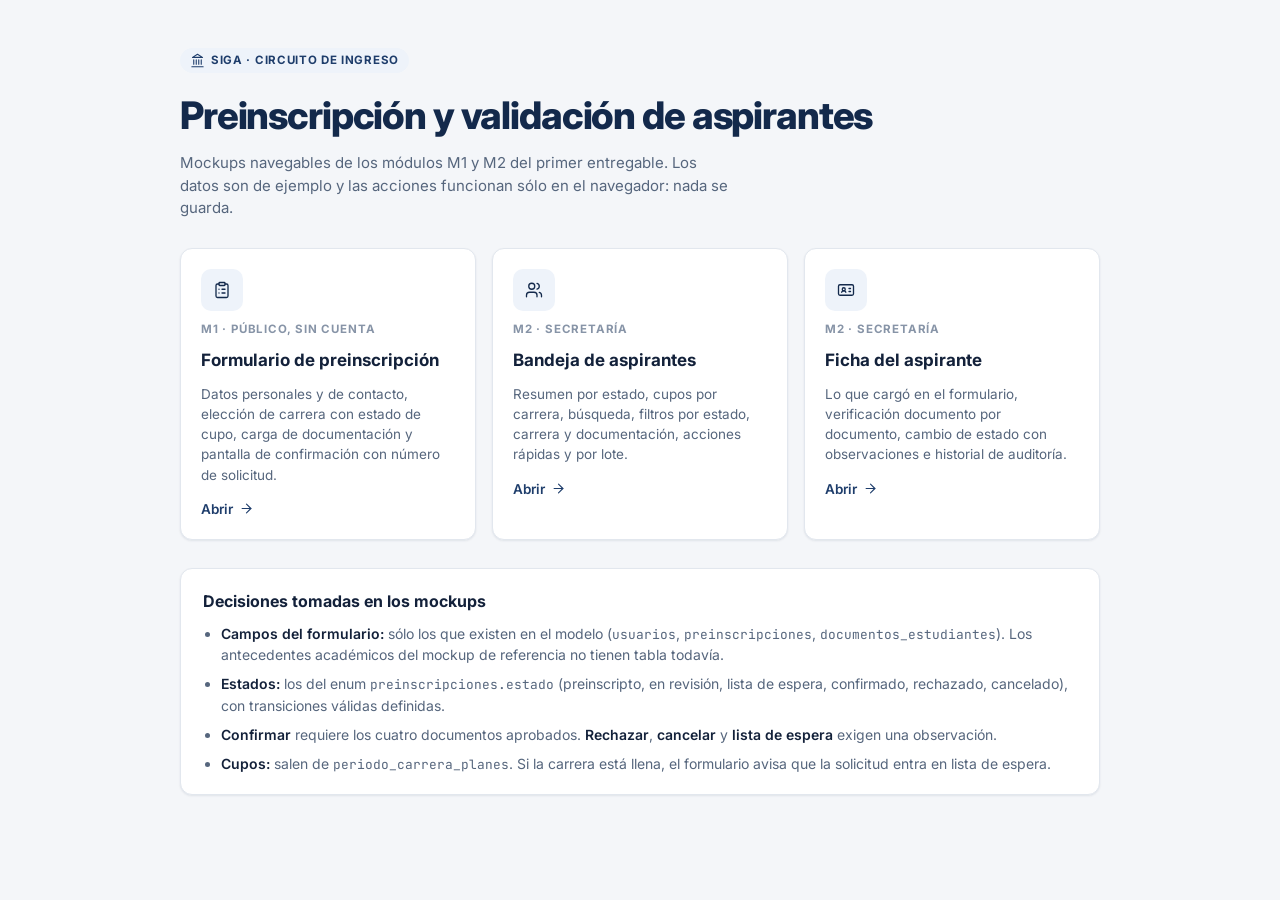
<file: vistas/index.html>
<!doctype html>
<html lang="es-AR">
<head>
<meta charset="utf-8">
<meta name="viewport" content="width=device-width, initial-scale=1, viewport-fit=cover">
<title>SIGA Mockups de ingreso</title>
<link rel="preconnect" href="https://fonts.googleapis.com">
<link rel="preconnect" href="https://fonts.gstatic.com" crossorigin>
<link rel="stylesheet" href="https://fonts.googleapis.com/css2?family=Inter:wght@400;500;600;700;800&family=JetBrains+Mono:wght@500&display=swap">
<link rel="stylesheet" href="assets/siga.css">
<style>
  .wrap { max-width: 960px; margin: 0 auto; padding-inline: 20px; padding-block: 48px 72px; display: grid; gap: 28px; }
  .head h1 { font-size: clamp(28px, 5vw, 38px); font-weight: 800; letter-spacing: -.03em; color: var(--navy); margin-top: 14px; }
  .head p { color: var(--muted); max-width: 62ch; margin-top: 8px; font-size: 15px; }
  .views { display: grid; grid-template-columns: repeat(3, minmax(0, 1fr)); gap: 16px; }
  @media (max-width: 800px) { .views { grid-template-columns: minmax(0, 1fr); } }
  .view { display: grid; gap: 10px; align-content: start; padding: 20px; text-decoration: none; color: var(--text); transition: border-color .15s, transform .15s; }
  .view:hover { border-color: var(--navy); transform: translateY(-2px); }
  .view .ico { display: grid; place-items: center; width: 42px; height: 42px; border-radius: 10px; background: var(--navy-050); color: var(--navy); }
  .view h2 { font-size: 17px; }
  .view p { color: var(--muted); font-size: 13.5px; }
  .view .who { font-size: 11.5px; font-weight: 700; letter-spacing: .07em; text-transform: uppercase; color: var(--subtle); }
  .view .go { display: inline-flex; align-items: center; gap: 6px; font-weight: 600; color: var(--navy-600); font-size: 13.5px; margin-top: 4px; }
  .notes { padding: 20px 22px; }
  .notes h2 { font-size: 16px; margin-bottom: 10px; }
  .notes ul { margin: 0; padding-left: 18px; display: grid; gap: 8px; color: var(--muted); }
  .notes strong { color: var(--text); font-weight: 600; }
</style>
</head>
<body>
<div class="wrap">
  <header class="head">
    <span class="chip"><i data-lucide="landmark" class="i-sm"></i> SIGA · Circuito de ingreso</span>
    <h1>Preinscripción y validación de aspirantes</h1>
    <p>Mockups navegables de los módulos M1 y M2 del primer entregable. Los datos son de ejemplo y las acciones funcionan sólo en el navegador: nada se guarda.</p>
  </header>

  <div class="views">
    <a class="card view" href="formulario.html">
      <span class="ico"><i data-lucide="clipboard-list"></i></span>
      <span class="who">M1 · Público, sin cuenta</span>
      <h2>Formulario de preinscripción</h2>
      <p>Datos personales y de contacto, elección de carrera con estado de cupo, carga de documentación y pantalla de confirmación con número de solicitud.</p>
      <span class="go">Abrir <i data-lucide="arrow-right" class="i-sm"></i></span>
    </a>
    <a class="card view" href="aspirantes.html">
      <span class="ico"><i data-lucide="users"></i></span>
      <span class="who">M2 · Secretaría</span>
      <h2>Bandeja de aspirantes</h2>
      <p>Resumen por estado, cupos por carrera, búsqueda, filtros por estado, carrera y documentación, acciones rápidas y por lote.</p>
      <span class="go">Abrir <i data-lucide="arrow-right" class="i-sm"></i></span>
    </a>
    <a class="card view" href="aspirante.html">
      <span class="ico"><i data-lucide="id-card"></i></span>
      <span class="who">M2 · Secretaría</span>
      <h2>Ficha del aspirante</h2>
      <p>Lo que cargó en el formulario, verificación documento por documento, cambio de estado con observaciones e historial de auditoría.</p>
      <span class="go">Abrir <i data-lucide="arrow-right" class="i-sm"></i></span>
    </a>
  </div>

  <section class="card notes">
    <h2>Decisiones tomadas en los mockups</h2>
    <ul>
      <li><strong>Campos del formulario:</strong> sólo los que existen en el modelo (<span class="mono">usuarios</span>, <span class="mono">preinscripciones</span>, <span class="mono">documentos_estudiantes</span>). Los antecedentes académicos del mockup de referencia no tienen tabla todavía.</li>
      <li><strong>Estados:</strong> los del enum <span class="mono">preinscripciones.estado</span> (preinscripto, en revisión, lista de espera, confirmado, rechazado, cancelado), con transiciones válidas definidas.</li>
      <li><strong>Confirmar</strong> requiere los cuatro documentos aprobados. <strong>Rechazar</strong>, <strong>cancelar</strong> y <strong>lista de espera</strong> exigen una observación.</li>
      <li><strong>Cupos:</strong> salen de <span class="mono">periodo_carrera_planes</span>. Si la carrera está llena, el formulario avisa que la solicitud entra en lista de espera.</li>
    </ul>
  </section>
</div>
<script src="assets/lucide.min.js"></script>
<script>lucide.createIcons();</script>
</body>
</html>
</file>
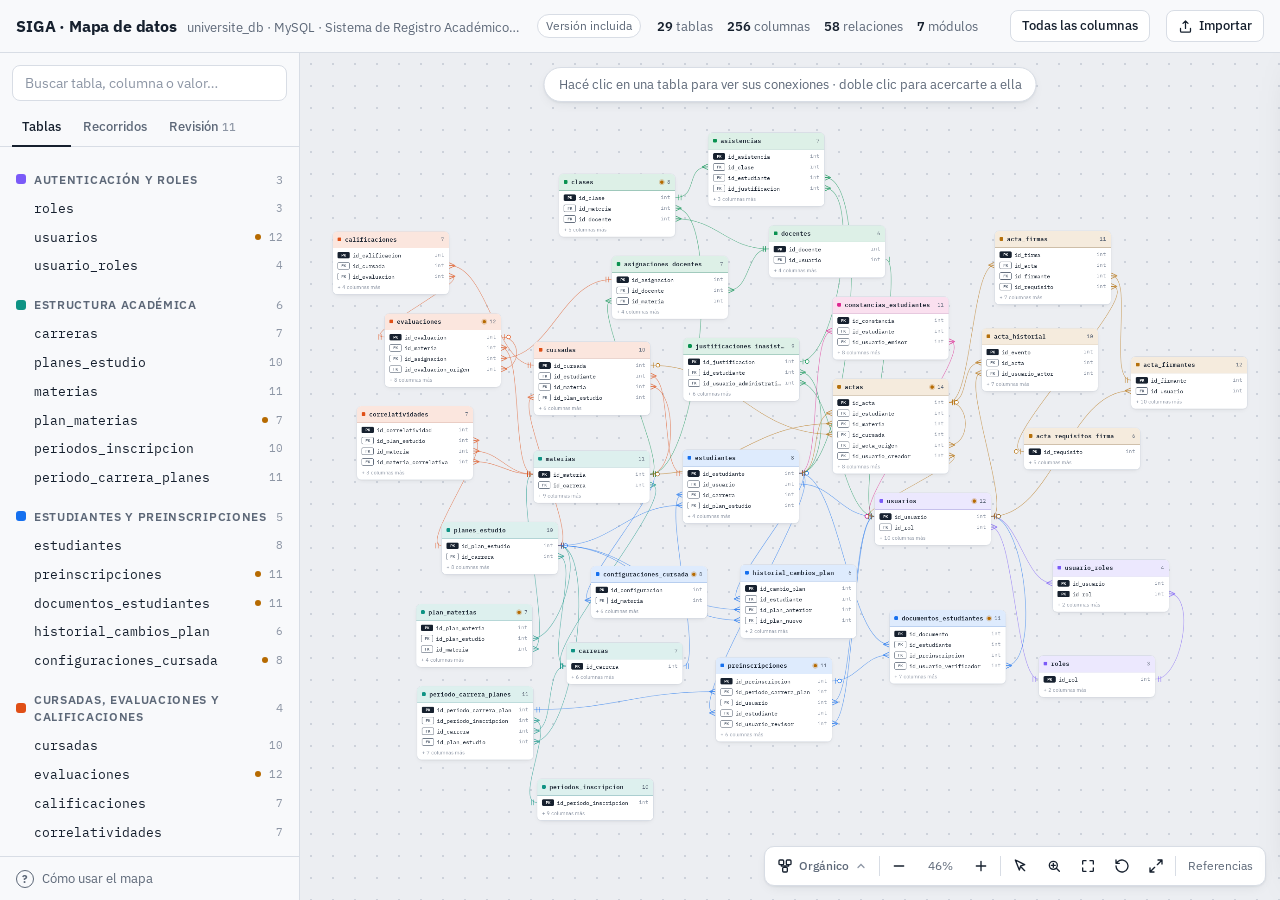
<file: modelo/mapa_modelo_datos.html>
<!doctype html>
<html lang="es-AR">
<head>
<meta charset="utf-8">
<meta name="viewport" content="width=device-width, initial-scale=1, viewport-fit=cover">
<title>SIGA Mapa de datos</title>
<link rel="preconnect" href="https://fonts.googleapis.com">
<link rel="preconnect" href="https://fonts.gstatic.com" crossorigin>
<link rel="stylesheet" href="https://fonts.googleapis.com/css2?family=IBM+Plex+Mono:wght@400;500;600&family=IBM+Plex+Sans:wght@400;500;600;700&display=swap">
<style>
/* Layout: lienzo navegable con las tablas agrupadas por módulo; índice a la izquierda, ficha de la tabla a la derecha. */
:root {
  --bg: #eceef2;          /* lienzo */
  --dots: #cdd2db;
  --panel: #f8f9fb;
  --card: #ffffff;
  --ink: #16202e;
  --muted: #5d6878;
  --faint: #8d96a5;
  --line: #d8dde5;
  --accent: #2c55c9;
  --warn: #b66a00;
  --warn-bg: #fff3dc;
  --shadow: 0 1px 2px rgba(22, 32, 46, .06), 0 4px 14px -6px rgba(22, 32, 46, .14);
  --sans: "IBM Plex Sans", ui-sans-serif, system-ui, -apple-system, "Segoe UI", sans-serif;
  --mono: "IBM Plex Mono", ui-monospace, "SFMono-Regular", Menlo, Consolas, monospace;
}
@media (prefers-color-scheme: dark) {
  :root:not([data-theme="light"]) {
    --bg: #0f141b; --dots: #222a36; --panel: #141a23; --card: #19202b; --ink: #e5e9ef; --muted: #9ba5b4; --faint: #6f7a8a;
    --line: #2a3341; --accent: #7d9cff; --warn: #f0b04a; --warn-bg: #3a2c12;
    --shadow: 0 1px 2px rgba(0,0,0,.4), 0 6px 18px -8px rgba(0,0,0,.6);
    color-scheme: dark;
  }
}
:root[data-theme="dark"] {
  --bg: #0f141b; --dots: #222a36; --panel: #141a23; --card: #19202b; --ink: #e5e9ef; --muted: #9ba5b4; --faint: #6f7a8a;
  --line: #2a3341; --accent: #7d9cff; --warn: #f0b04a; --warn-bg: #3a2c12;
  --shadow: 0 1px 2px rgba(0,0,0,.4), 0 6px 18px -8px rgba(0,0,0,.6);
  color-scheme: dark;
}

* { box-sizing: border-box; }
[hidden] { display: none !important; }
html, body { height: 100%; }
body { margin: 0; background: var(--bg); color: var(--ink); font: 14px/1.5 var(--sans); -webkit-font-smoothing: antialiased; overflow: hidden; }
button, input { font: inherit; color: inherit; }
code, .mono { font-family: var(--mono); font-size: .92em; }
:focus-visible { outline: 2px solid var(--accent); outline-offset: 2px; }

.app { height: 100%; display: grid; grid-template-rows: auto minmax(0, 1fr); }

/* ---------- Barra superior ---------- */
.bar { display: flex; align-items: center; gap: 16px; padding: 10px 16px; background: var(--panel); border-bottom: 1px solid var(--line); min-width: 0; }
.brand { display: flex; align-items: baseline; gap: 10px; min-width: 0; }
.brand h1 { margin: 0; font-size: 16px; font-weight: 700; letter-spacing: -.01em; white-space: nowrap; }
.brand span { color: var(--muted); font-size: 12.5px; white-space: nowrap; overflow: hidden; text-overflow: ellipsis; }
.stats { display: flex; gap: 14px; color: var(--muted); font-size: 12.5px; white-space: nowrap; }
.stats b { color: var(--ink); font-weight: 600; font-variant-numeric: tabular-nums; }
.bar .grow { flex: 1; }
.btn { display: inline-flex; align-items: center; gap: 6px; height: 32px; padding: 0 11px; border-radius: 8px; border: 1px solid var(--line); background: var(--card); cursor: pointer; font-size: 13px; font-weight: 500; white-space: nowrap; }
.btn:hover { border-color: var(--faint); }
.btn[aria-pressed="true"] { background: var(--ink); color: var(--panel); border-color: var(--ink); }
.btn svg { width: 15px; height: 15px; }
.only-mobile { display: none; }
.src { font-size: 11.5px; padding: 2px 8px; border-radius: 999px; background: var(--card); border: 1px solid var(--line); color: var(--muted); white-space: nowrap; }
.src.imp { border-color: var(--accent); color: var(--accent); }

/* ---------- Índice lateral ---------- */
.body { display: grid; grid-template-columns: 300px minmax(0, 1fr); min-height: 0; }
.side { display: flex; flex-direction: column; min-height: 0; background: var(--panel); border-right: 1px solid var(--line); }
.search { padding: 12px 12px 8px; }
.search input { width: 100%; height: 36px; padding: 0 12px; border-radius: 8px; border: 1px solid var(--line); background: var(--card); }
.search input::placeholder { color: var(--faint); }
.tabs { display: flex; gap: 2px; padding: 0 12px; border-bottom: 1px solid var(--line); }
.tabs button { border: 0; background: none; padding: 8px 10px; font-size: 13px; font-weight: 500; color: var(--muted); cursor: pointer; border-bottom: 2px solid transparent; margin-bottom: -1px; }
.tabs button[aria-selected="true"] { color: var(--ink); border-bottom-color: var(--ink); }
.tabs .n { font-size: 11px; color: var(--faint); margin-left: 3px; }
.list { overflow-y: auto; padding: 8px 8px 24px; min-height: 0; flex: 1; }
.mod { margin-top: 10px; }
.mod-h { display: flex; align-items: center; gap: 8px; width: 100%; padding: 6px 8px; border: 0; background: none; cursor: pointer; text-align: left; border-radius: 6px; }
.mod-h:hover { background: color-mix(in srgb, var(--m) 10%, transparent); }
.mod-h i { width: 10px; height: 10px; border-radius: 3px; background: var(--m); flex: none; }
.mod-h b { font-size: 11.5px; letter-spacing: .06em; text-transform: uppercase; font-weight: 600; color: var(--muted); flex: 1; }
.mod-h small { color: var(--faint); font-size: 11.5px; }
.item { display: flex; align-items: center; gap: 8px; width: 100%; padding: 5px 8px 5px 26px; border: 0; background: none; cursor: pointer; text-align: left; border-radius: 6px; font-family: var(--mono); font-size: 12.5px; }
.item:hover { background: var(--card); }
.item[aria-current="true"] { background: color-mix(in srgb, var(--m) 16%, var(--card)); }
.item span { flex: 1; min-width: 0; overflow: hidden; text-overflow: ellipsis; white-space: nowrap; }
.item small { color: var(--faint); font-size: 11px; }
.item .wdot { width: 6px; height: 6px; border-radius: 50%; background: var(--warn); }
.hit { display: block; padding: 0 8px 4px 26px; color: var(--muted); font-size: 11.5px; font-family: var(--mono); overflow: hidden; text-overflow: ellipsis; white-space: nowrap; }
.hit mark { background: color-mix(in srgb, var(--accent) 22%, transparent); color: inherit; border-radius: 2px; }
.empty { padding: 24px 12px; color: var(--muted); font-size: 13px; }

.tour-item { display: grid; gap: 2px; width: 100%; text-align: left; padding: 12px; margin-bottom: 8px; border-radius: 10px; border: 1px solid var(--line); background: var(--card); cursor: pointer; }
.tour-item:hover { border-color: var(--faint); }
.tour-item b { font-size: 14px; font-weight: 600; }
.tour-item span { color: var(--muted); font-size: 12.5px; }
.tour-item .path { display: flex; gap: 4px; flex-wrap: wrap; margin-top: 6px; }
.tour-item .path i { width: 8px; height: 8px; border-radius: 2px; background: var(--m); }

.note { display: grid; gap: 6px; padding: 10px 12px; margin-bottom: 8px; border-radius: 10px; background: var(--warn-bg); color: var(--ink); font-size: 13px; }
.note .who { display: flex; justify-content: space-between; gap: 8px; }
.note .who button { border: 0; background: none; padding: 0; cursor: pointer; font-family: var(--mono); font-size: 12px; font-weight: 600; color: var(--warn); }
.note code { background: color-mix(in srgb, var(--warn) 14%, transparent); padding: 0 3px; border-radius: 3px; }
.side-foot { position: relative; padding: 8px 10px; border-top: 1px solid var(--line); }
.help-btn { display: inline-flex; align-items: center; gap: 8px; border: 0; background: none; padding: 4px 6px; border-radius: 6px; cursor: pointer; color: var(--muted); font-size: 12.5px; }
.help-btn:hover, .help-btn[aria-expanded="true"] { background: var(--card); color: var(--ink); }
.help-btn .q { display: grid; place-items: center; width: 18px; height: 18px; border-radius: 50%; border: 1.5px solid currentColor; font-size: 11px; font-weight: 700; }
.help-pop { position: absolute; left: 10px; bottom: calc(100% - 2px); width: 350px; max-width: calc(100vw - 24px); padding: 12px 14px; border-radius: 12px; background: var(--card); border: 1px solid var(--line); box-shadow: 0 16px 40px -14px rgba(0,0,0,.35); font-size: 12.5px; color: var(--ink); z-index: 30; opacity: 0; visibility: hidden; transform: translateY(4px); transition: opacity .15s, transform .15s, visibility .15s; }
.side-foot:hover .help-pop, .side-foot:focus-within .help-pop, .help-pop.open { opacity: 1; visibility: visible; transform: none; }
.help-pop dl { display: grid; grid-template-columns: auto 1fr; gap: 4px 12px; margin: 0; }
.help-pop dl + dl { margin-top: 10px; padding-top: 10px; border-top: 1px solid var(--line); }
.help-pop dt { font-weight: 600; white-space: nowrap; }
.help-pop dd { margin: 0; color: var(--muted); }
.help-pop kbd { font-family: var(--mono); font-size: 11px; padding: 0 5px; border-radius: 4px; border: 1px solid var(--line); background: var(--panel); }
.help-pop p { margin: 10px 0 0; padding-top: 10px; border-top: 1px solid var(--line); color: var(--muted); }

/* ---------- Lienzo ---------- */
.stage { position: relative; overflow: hidden; min-height: 0; touch-action: none; cursor: grab;
  background-color: var(--bg);
  background-image: radial-gradient(var(--dots) 1px, transparent 1.2px);
  background-size: 22px 22px; }
.stage.panning { cursor: grabbing; }
.world { position: absolute; left: 0; top: 0; transform-origin: 0 0; will-change: transform; }
#wires { position: absolute; left: 0; top: 0; overflow: visible; pointer-events: none; }

.region rect { fill: color-mix(in srgb, var(--m) 5%, transparent); stroke: color-mix(in srgb, var(--m) 35%, transparent); stroke-dasharray: 4 5; }
.region text { fill: var(--m); font: 600 13px var(--sans); letter-spacing: .08em; text-transform: uppercase; }
.region text.sub { fill: var(--faint); font: 500 11.5px var(--sans); letter-spacing: 0; text-transform: none; }
.region { transition: opacity .25s; }
.region.dim { opacity: .35; }

.edge { transition: opacity .25s; }
.edge .wire { fill: none; stroke: var(--m); stroke-width: 1.4; opacity: .5; }
.edge .ends { fill: none; stroke: var(--m); stroke-width: 1.4; opacity: .7; }
.edge .opt { fill: var(--card); stroke: var(--m); stroke-width: 1.4; }
.edge.on .wire { opacity: 1; stroke-width: 2.4; stroke-dasharray: 7 5; animation: flow 1s linear infinite; }
.edge.on .ends { opacity: 1; stroke-width: 2; }
.edge.dim { opacity: .07; }
@keyframes flow { to { stroke-dashoffset: -12; } }

.tbl { position: absolute; width: 252px; background: var(--card); border: 1px solid var(--line); border-radius: 10px; box-shadow: var(--shadow); font-family: var(--mono); cursor: pointer; transition: opacity .25s, box-shadow .2s, border-color .2s; user-select: none; -webkit-user-select: none; }
.tbl:hover { border-color: color-mix(in srgb, var(--m) 60%, var(--line)); }
.tbl.sel { border-color: var(--m); box-shadow: 0 0 0 2px var(--m), var(--shadow); }
.tbl.match { border-color: var(--accent); box-shadow: 0 0 0 2px var(--accent), var(--shadow); }
.tbl.dim { opacity: .2; }
.tbl.dragging { cursor: grabbing; box-shadow: 0 14px 30px -10px rgba(0,0,0,.35); z-index: 5; }
.th { display: flex; align-items: center; gap: 8px; padding: 8px 10px; border-radius: 9px 9px 0 0; background: color-mix(in srgb, var(--m) 14%, var(--card)); border-bottom: 1px solid color-mix(in srgb, var(--m) 28%, var(--line)); }
.th i { width: 8px; height: 8px; border-radius: 2px; background: var(--m); flex: none; }
.th b { flex: 1; min-width: 0; font-size: 12.5px; font-weight: 600; overflow: hidden; text-overflow: ellipsis; white-space: nowrap; }
.th small { font-size: 11px; color: var(--muted); }
.th .wdot { width: 7px; height: 7px; border-radius: 50%; background: var(--warn); box-shadow: 0 0 0 3px color-mix(in srgb, var(--warn) 25%, transparent); }
.rows { list-style: none; margin: 0; padding: 4px 0; }
.rows li { display: grid; grid-template-columns: 26px minmax(0, 1fr) auto; gap: 6px; align-items: center; height: 23px; padding: 0 10px; font-size: 11.5px; }
.rows li .cn { overflow: hidden; text-overflow: ellipsis; white-space: nowrap; }
.rows li .ct { color: var(--faint); font-size: 10.5px; max-width: 90px; overflow: hidden; text-overflow: ellipsis; white-space: nowrap; }
.rows li.hot { background: color-mix(in srgb, var(--m) 16%, transparent); }
.rows li.more { display: block; color: var(--faint); font-size: 11px; font-family: var(--sans); height: 22px; line-height: 22px; }
.k { font-size: 9px; font-weight: 600; letter-spacing: .04em; border-radius: 3px; padding: 1px 3px; text-align: center; line-height: 1.3; }
.k.pk { background: var(--ink); color: var(--card); }
.k.fk { border: 1px solid var(--muted); color: var(--muted); }
.k.uq { color: var(--faint); }

/* Controles flotantes del lienzo */
.zoom { position: absolute; }
.layout-btn { width: auto !important; padding: 0 8px !important; gap: 6px; display: inline-flex !important; align-items: center; font-size: 12.5px; font-weight: 500; color: var(--ink); }
.layout-btn svg { width: 15px; height: 15px; }
.zoom .layout-btn span, .zoom .layouts > span { min-width: 0; text-align: left; }
.layout-btn .chev { width: 12px; height: 12px; color: var(--faint); }
.layout-btn[aria-expanded="true"] { background: var(--panel); }
.layouts { position: absolute; right: 0; bottom: calc(100% + 8px); z-index: 8; width: 260px; display: grid; gap: 2px; padding: 6px; border-radius: 12px; background: var(--card); border: 1px solid var(--line); box-shadow: 0 16px 40px -14px rgba(0,0,0,.35); }
.layouts > span { padding: 4px 8px 6px; font-size: 11px; font-weight: 600; letter-spacing: .06em; text-transform: uppercase; color: var(--faint); }
.layouts button { display: grid; grid-template-columns: 1fr auto; gap: 1px 10px; align-items: baseline; width: 100% !important; height: auto !important; padding: 7px 10px !important; border: 0; border-radius: 8px; background: none; cursor: pointer; text-align: left; font-size: 13px; font-weight: 500; color: var(--ink); line-height: 1.35; }
.zoom .layouts button { place-items: baseline start; }
.layouts button small { justify-self: end; font-size: 11px; color: var(--faint); font-variant-numeric: tabular-nums; }
.layouts button em { grid-column: 1 / -1; font-style: normal; font-size: 11.5px; color: var(--muted); font-weight: 400; }
.layouts button:hover { background: var(--panel); }
.layouts button[aria-checked="true"] { background: color-mix(in srgb, var(--accent) 12%, var(--card)); }
.layouts button[aria-checked="true"]::after { content: ""; }
.lvl text { fill: var(--muted); font: 600 13px var(--sans); letter-spacing: .06em; text-transform: uppercase; }
.lvl text.sub { fill: var(--faint); font: 400 12px var(--sans); letter-spacing: 0; text-transform: none; }
.lvl line { stroke: var(--line); stroke-dasharray: 3 5; }
.legend-btn { width: auto !important; padding: 0 8px; font-size: 12px; color: var(--muted); gap: 4px; display: inline-flex !important; align-items: center; }
.legend-btn[aria-expanded="true"] { background: var(--panel); color: var(--ink); }
.zoom button[aria-pressed="true"]:not(#z-full) { background: var(--ink); color: var(--card); }
.app.canvas-only { grid-template-rows: minmax(0, 1fr); }
.app.canvas-only .bar, .app.canvas-only .side { display: none !important; }
.app.canvas-only .body { grid-template-columns: minmax(0, 1fr); }
#z-full .i-exit, .app.canvas-only #z-full .i-enter { display: none; }
.app.canvas-only #z-full .i-exit { display: block; }
.zoom .sep { width: 1px; min-width: 0; height: 20px; background: var(--line); }
.stage.has-drawer .zoom, .stage.has-drawer .legend { right: 454px; }
@media (max-width: 820px) { .stage.has-drawer .zoom, .stage.has-drawer .legend { right: 14px; } }
.hint { position: absolute; left: 50%; transform: translateX(-50%); top: 14px; z-index: 5; padding: 7px 14px; border-radius: 999px; background: var(--card); border: 1px solid var(--line); box-shadow: var(--shadow); color: var(--muted); font-size: 12.5px; white-space: nowrap; pointer-events: none; transition: opacity .3s; max-width: calc(100% - 32px); overflow: hidden; text-overflow: ellipsis; }
.legend { position: absolute; right: 14px; bottom: calc(60px + env(safe-area-inset-bottom, 0px)); z-index: 7; display: grid; gap: 3px; padding: 8px 10px; font-size: 11.5px !important; border-radius: 10px; background: color-mix(in srgb, var(--card) 92%, transparent); border: 1px solid var(--line); font-size: 12px; color: var(--muted); box-shadow: var(--shadow); }
.legend div { display: flex; align-items: center; gap: 8px; }
.legend svg { width: 36px; height: 14px; color: var(--ink); flex: none; }
.zoom { position: absolute; right: 14px; bottom: calc(14px + env(safe-area-inset-bottom, 0px)); display: flex; gap: 4px; align-items: center; padding: 4px; border-radius: 10px; background: var(--card); border: 1px solid var(--line); box-shadow: var(--shadow); }
.zoom button { width: 30px; height: 30px; border: 0; background: none; border-radius: 6px; cursor: pointer; display: grid; place-items: center; }
.zoom button:hover { background: var(--panel); }
.zoom span { min-width: 44px; text-align: center; font-size: 12px; color: var(--muted); font-variant-numeric: tabular-nums; }
.zoom svg { width: 16px; height: 16px; }

/* Recorrido guiado */
.tour { position: absolute; left: 50%; bottom: calc(16px + env(safe-area-inset-bottom, 0px)); transform: translateX(-50%); width: min(560px, calc(100% - 32px)); padding: 16px 18px; border-radius: 14px; background: var(--card); border: 1px solid var(--line); box-shadow: 0 18px 50px -14px rgba(0,0,0,.35); z-index: 10; }
.tour .top { display: flex; align-items: center; justify-content: space-between; gap: 10px; color: var(--muted); font-size: 12px; }
.tour .top b { color: var(--ink); font-weight: 600; }
.tour p { margin: 8px 0 12px; font-size: 14.5px; line-height: 1.55; text-wrap: pretty; }
.tour .nav { display: flex; align-items: center; gap: 8px; }
.tour .dots { display: flex; gap: 5px; flex: 1; }
.tour .dots i { width: 18px; height: 4px; border-radius: 2px; background: var(--line); }
.tour .dots i.on { background: var(--ink); }
.tour .x { border: 0; background: none; cursor: pointer; color: var(--muted); padding: 2px; display: grid; }
.chip { display: inline-flex; align-items: center; gap: 5px; padding: 0 6px; border-radius: 5px; border: 0; cursor: pointer; font-family: var(--mono); font-size: .88em; font-weight: 600; background: color-mix(in srgb, var(--m) 15%, transparent); color: var(--ink); line-height: 1.5; }
.chip::before { content: ""; width: 7px; height: 7px; border-radius: 2px; background: var(--m); }
.chip:hover { background: color-mix(in srgb, var(--m) 26%, transparent); }

/* ---------- Ficha de tabla ---------- */
.drawer { position: absolute; top: 0; right: 0; bottom: 0; width: min(440px, 100%); background: var(--panel); border-left: 1px solid var(--line); box-shadow: -18px 0 40px -24px rgba(0,0,0,.35); display: flex; flex-direction: column; z-index: 20; transform: translateX(0); transition: transform .25s; }
.drawer.closed { transform: translateX(105%); }
.d-head { padding: 16px 18px 14px; border-bottom: 1px solid var(--line); background: color-mix(in srgb, var(--m) 9%, var(--panel)); }
.d-head .row { display: flex; align-items: center; justify-content: space-between; gap: 8px; }
.d-head .mod-name { display: inline-flex; align-items: center; gap: 6px; color: var(--muted); font-size: 11.5px; font-weight: 600; letter-spacing: .06em; text-transform: uppercase; }
.d-head .mod-name i { width: 9px; height: 9px; border-radius: 2px; background: var(--m); }
.d-head h2 { margin: 6px 0 4px; font: 600 20px var(--mono); letter-spacing: -.01em; overflow-wrap: anywhere; }
.d-head p { margin: 0; color: var(--muted); font-size: 13.5px; }
.d-head .icons { display: flex; gap: 4px; }
.icon-btn { width: 30px; height: 30px; border: 0; background: none; border-radius: 6px; cursor: pointer; display: grid; place-items: center; color: var(--muted); }
.icon-btn:hover { background: var(--card); color: var(--ink); }
.icon-btn svg { width: 17px; height: 17px; }
.d-body { overflow-y: auto; padding: 4px 18px 32px; flex: 1; }
.d-sec { margin-top: 18px; }
.d-sec h3 { margin: 0 0 8px; font-size: 11.5px; font-weight: 600; letter-spacing: .07em; text-transform: uppercase; color: var(--faint); }
.rel { display: grid; grid-template-columns: 18px minmax(0, 1fr); gap: 8px; padding: 8px 0; border-top: 1px solid var(--line); font-size: 13.5px; }
.rel:first-of-type { border-top: 0; }
.rel .arrow { color: var(--faint); font-family: var(--mono); padding-top: 1px; }
.rel small { display: block; color: var(--faint); font-family: var(--mono); font-size: 11.5px; margin-top: 2px; }
.cols { width: 100%; border-collapse: collapse; font-size: 12.5px; }
.cols td { padding: 7px 0; border-top: 1px solid var(--line); vertical-align: top; }
.cols tr:first-child td { border-top: 0; }
.cols td:first-child { width: 48%; padding-right: 10px; }
.cols .nm { font-family: var(--mono); font-weight: 500; overflow-wrap: anywhere; }
.cols .ty { font-family: var(--mono); color: var(--muted); }
.badges { display: flex; gap: 4px; flex-wrap: wrap; margin-top: 4px; }
.badge { font-size: 10.5px; font-weight: 600; padding: 0 5px; border-radius: 4px; border: 1px solid var(--line); color: var(--muted); line-height: 1.6; }
.badge.pk { background: var(--ink); border-color: var(--ink); color: var(--panel); }
.badge.fk { border-color: color-mix(in srgb, var(--m) 50%, var(--line)); color: var(--ink); cursor: pointer; background: color-mix(in srgb, var(--m) 10%, transparent); }
.enum { display: flex; gap: 4px; flex-wrap: wrap; margin-top: 5px; }
.enum span { font-family: var(--mono); font-size: 11px; padding: 0 5px; border-radius: 4px; background: var(--card); border: 1px solid var(--line); }
.enum span.def { border-color: var(--ink); }
.dflt { display: block; color: var(--faint); font-size: 11.5px; margin-top: 3px; }
.idx { font-family: var(--mono); font-size: 12px; padding: 6px 0; border-top: 1px solid var(--line); color: var(--muted); }
.idx:first-of-type { border-top: 0; }

.drop { position: absolute; inset: 0; display: grid; place-items: center; background: color-mix(in srgb, var(--bg) 80%, transparent); border: 2px dashed var(--accent); z-index: 30; font-size: 15px; font-weight: 600; }
.toast { position: absolute; left: 50%; top: 14px; transform: translate(-50%, -8px); opacity: 0; padding: 8px 14px; border-radius: 8px; background: var(--ink); color: var(--panel); font-size: 13px; z-index: 40; transition: opacity .2s, transform .2s; pointer-events: none; }
.toast.show { opacity: 1; transform: translate(-50%, 0); }

@media (max-width: 1100px) { .stats { display: none; } }
@media (max-width: 820px) {
  .body { grid-template-columns: minmax(0, 1fr); }
  .side { position: absolute; z-index: 25; top: 0; bottom: 0; left: 0; width: min(320px, 88%); transform: translateX(-102%); transition: transform .25s; box-shadow: 18px 0 40px -20px rgba(0,0,0,.4); }
  .body { position: relative; }
  .app.side-open .side { transform: none; }
  .only-mobile { display: inline-flex; }
  .brand span, .bar .hide-sm { display: none; }
  .hint { display: none; }
  .layout-btn .lbl { display: none; }
  .zoom .hide-sm { display: none !important; }
  .drawer { top: auto; height: 72%; width: 100%; border-left: 0; border-top: 1px solid var(--line); border-radius: 16px 16px 0 0; }
  .drawer.closed { transform: translateY(105%); }
  .tour { bottom: calc(64px + env(safe-area-inset-bottom, 0px)); }
}
@media (prefers-reduced-motion: reduce) { * { transition: none !important; animation: none !important; } }
</style>
</head>
<body>
<div class="app" id="app">
  <header class="bar">
    <button class="btn only-mobile" id="side-btn" aria-label="Abrir índice"><svg viewBox="0 0 24 24" fill="none" stroke="currentColor" stroke-width="2" stroke-linecap="round"><path d="M4 6h16M4 12h16M4 18h16"/></svg></button>
    <div class="brand"><h1>SIGA · Mapa de datos</h1><span id="proj"></span></div>
    <span class="src hide-sm" id="src"></span>
    <div class="stats" id="stats"></div>
    <div class="grow"></div>
    <button class="btn hide-sm" id="cols-btn" aria-pressed="false" title="Mostrar todas las columnas en el mapa">Todas las columnas</button>
    <button class="btn" id="load-btn" title="Importar el archivo del modelo (.txt o .dbml). También podés arrastrarlo al lienzo."><svg viewBox="0 0 24 24" fill="none" stroke="currentColor" stroke-width="2" stroke-linecap="round" stroke-linejoin="round"><path d="M12 15V3m0 0-4 4m4-4 4 4M4 15v4a2 2 0 0 0 2 2h12a2 2 0 0 0 2-2v-4"/></svg>Importar</button>
    <button class="btn hide-sm" id="orig-btn" hidden title="Volver al modelo que viene incluido en la página">Usar el original</button>
    <input type="file" id="file" accept=".txt,.dbml,text/plain" hidden>
  </header>

  <div class="body">
    <aside class="side" id="side">
      <div class="search"><input id="q" type="search" placeholder="Buscar tabla, columna o valor…" aria-label="Buscar en el modelo" autocomplete="off"></div>
      <div class="tabs" role="tablist">
        <button role="tab" data-tab="mods" aria-selected="true">Tablas</button>
        <button role="tab" data-tab="tours" aria-selected="false">Recorridos</button>
        <button role="tab" data-tab="notes" aria-selected="false">Revisión<span class="n" id="n-notes"></span></button>
      </div>
      <div class="list" id="list"></div>
      <div class="side-foot">
        <button class="help-btn" id="help-btn" aria-expanded="false" aria-controls="help-pop"><span class="q">?</span>Cómo usar el mapa</button>
        <div class="help-pop" id="help-pop" role="tooltip">
          <dl>
            <dt>Arrastrar el fondo</dt><dd>mover el lienzo</dd>
            <dt>Rueda o pellizco</dt><dd>zoom hacia el puntero</dd>
            <dt>Arrastrar una tabla</dt><dd>reacomodarla</dd>
            <dt>Doble clic en tabla</dt><dd>acercarse a ella</dd>
            <dt>Doble clic en módulo</dt><dd>encuadrar el módulo</dd>
            <dt>Doble clic en el fondo</dt><dd>ver todo</dd>
          </dl>
          <dl class="keys">
            <dt><kbd>1</kbd>–<kbd>7</kbd></dt><dd>ir a cada módulo</dd>
            <dt><kbd>F</kbd></dt><dd>ver todo</dd>
            <dt><kbd>P</kbd></dt><dd>solo el lienzo</dd>
            <dt><kbd>M</kbd></dt><dd>resaltado automático al pasar el mouse</dd>
            <dt><kbd>/</kbd></dt><dd>buscar</dd>
            <dt><kbd>Esc</kbd></dt><dd>cerrar o volver</dd>
          </dl>
          <p>Para actualizar el diagrama, tocá <b>Importar</b> o arrastrá el <code>.txt</code> del modelo al lienzo.</p>
        </div>
      </div>
    </aside>

    <main class="stage" id="stage" aria-label="Diagrama del modelo de datos">
      <div class="world" id="world">
        <svg id="wires" width="1" height="1" aria-hidden="true"></svg>
        <div id="nodes"></div>
      </div>

      <div class="hint" id="hint">Hacé clic en una tabla para ver sus conexiones · doble clic para acercarte a ella</div>


      <div class="legend" id="legend" aria-label="Referencias" hidden>
        <div><svg viewBox="0 0 44 14"><path d="M2 7h40M2 7l10-5M2 7l10 5" fill="none" stroke="currentColor" stroke-width="1.5"/></svg>muchos</div>
        <div><svg viewBox="0 0 44 14"><path d="M2 7h40M34 2v10M38 2v10" fill="none" stroke="currentColor" stroke-width="1.5"/></svg>exactamente uno</div>
        <div><svg viewBox="0 0 44 14"><path d="M2 7h40M38 2v10" fill="none" stroke="currentColor" stroke-width="1.5"/><circle cx="30" cy="7" r="3.5" fill="var(--card)" stroke="currentColor" stroke-width="1.5"/></svg>uno o ninguno</div>
        <div><svg viewBox="0 0 44 14"><path d="M2 7h40" fill="none" stroke="currentColor" stroke-width="2" stroke-dasharray="6 4"/><path d="M36 3l5 4-5 4" fill="none" stroke="currentColor" stroke-width="1.5"/></svg>apunta hacia la tabla referenciada</div>
      </div>

      <div class="zoom">
        <button class="layout-btn" id="layout-btn" aria-expanded="false" aria-controls="layouts" title="Cambiar el orden de las tablas"><svg viewBox="0 0 24 24" fill="none" stroke="currentColor" stroke-width="2" stroke-linecap="round" stroke-linejoin="round"><rect x="3" y="3" width="7" height="7" rx="1.5"/><rect x="14" y="3" width="7" height="7" rx="1.5"/><rect x="8.5" y="14" width="7" height="7" rx="1.5"/><path d="M6.5 10v2h11v-2M12 12v2"/></svg><span class="lbl" id="layout-lbl">Orgánico</span><svg class="chev" viewBox="0 0 24 24" fill="none" stroke="currentColor" stroke-width="2.5" stroke-linecap="round"><path d="m6 15 6-6 6 6"/></svg></button>
        <div class="layouts" id="layouts" role="radiogroup" aria-label="Orden de las tablas" hidden><span>Orden de las tablas</span>
          <button role="radio" data-l="organico">Orgánico<small></small><em>Las conectadas se atraen, cada módulo queda junto.</em></button>
          <button role="radio" data-l="niveles">Por dependencia<small></small><em>Cada tabla a la derecha de las que usa.</em></button>
          <button role="radio" data-l="modulos">Por módulo<small></small><em>Una columna por grupo de módulos.</em></button>
        </div>
        <span class="sep"></span>
        <button id="z-out" aria-label="Alejar"><svg viewBox="0 0 24 24" fill="none" stroke="currentColor" stroke-width="2" stroke-linecap="round"><path d="M5 12h14"/></svg></button>
        <span id="z-val">100%</span>
        <button id="z-in" aria-label="Acercar"><svg viewBox="0 0 24 24" fill="none" stroke="currentColor" stroke-width="2" stroke-linecap="round"><path d="M12 5v14M5 12h14"/></svg></button>
        <span class="sep"></span>
        <button id="z-pin" aria-pressed="false" aria-label="Resaltado automático" title="Resaltado automático (M): resaltar las conexiones al pasar el mouse por una tabla"><svg viewBox="0 0 24 24" fill="none" stroke="currentColor" stroke-width="2" stroke-linecap="round" stroke-linejoin="round"><path d="M5 3l14 7-6 2-2 6z"/><path d="M14 14l5 5"/></svg></button>
        <button id="z-follow" aria-pressed="false" aria-label="Zoom automático" title="Zoom automático: al elegir una tabla, acercarse a ella y a sus conexiones"><svg viewBox="0 0 24 24" fill="none" stroke="currentColor" stroke-width="2" stroke-linecap="round"><circle cx="11" cy="11" r="6"/><path d="m20 20-4.5-4.5M11 8v6M8 11h6"/></svg></button>
        <button id="z-fit" aria-label="Ver todo" title="Ver todo (F)"><svg viewBox="0 0 24 24" fill="none" stroke="currentColor" stroke-width="2" stroke-linecap="round" stroke-linejoin="round"><path d="M4 9V5a1 1 0 0 1 1-1h4M15 4h4a1 1 0 0 1 1 1v4M20 15v4a1 1 0 0 1-1 1h-4M9 20H5a1 1 0 0 1-1-1v-4"/></svg></button>
        <button id="z-reset" aria-label="Reacomodar" title="Volver al orden calculado (descarta lo que moviste a mano)"><svg viewBox="0 0 24 24" fill="none" stroke="currentColor" stroke-width="2" stroke-linecap="round" stroke-linejoin="round"><path d="M3 12a9 9 0 1 0 3-6.7L3 8M3 3v5h5"/></svg></button>
        <button id="z-full" aria-pressed="false" aria-label="Solo el lienzo" title="Solo el lienzo, a pantalla completa (P)"><svg class="i-enter" viewBox="0 0 24 24" fill="none" stroke="currentColor" stroke-width="2" stroke-linecap="round" stroke-linejoin="round"><path d="M15 3h6v6M9 21H3v-6M21 3l-7 7M3 21l7-7"/></svg><svg class="i-exit" viewBox="0 0 24 24" fill="none" stroke="currentColor" stroke-width="2" stroke-linecap="round" stroke-linejoin="round"><path d="M4 14h6v6M20 10h-6V4M14 10l7-7M3 21l7-7"/></svg></button>
        <span class="sep hide-sm"></span>
        <button class="legend-btn hide-sm" id="legend-btn" aria-expanded="false" aria-controls="legend">Referencias</button>
      </div>

      <section class="tour" id="tour" hidden aria-live="polite"></section>

      <aside class="drawer closed" id="drawer" aria-label="Detalle de la tabla"></aside>
      <div class="drop" id="drop" hidden>Soltá el archivo del modelo para importarlo</div>
      <div class="toast" id="toast" role="status"></div>
    </main>
  </div>
</div>

<!-- Modelo en formato DBML. Es una copia de modelo_base_de_datos.txt: si el modelo cambia, se reemplaza este bloque o se usa "Cargar modelo". -->
<script type="text/plain" id="dbml">
Project universite_db {
  database_type: "MySQL"
  Note: "Sistema de Registro Académico Universitario"
}


// ============================================================
// MÓDULO 1: AUTENTICACIÓN Y ROLES
// ============================================================

Table roles {
  id_rol int [pk, increment]
  nombre_rol varchar(50) [not null, unique]
  descripcion varchar(255)
}

Table usuarios {
  id_usuario int [pk, increment]
  id_rol int [not null]
  email varchar(120) [not null, unique]
  password varchar(255) [not null]
  nombre varchar(100) [not null]
  apellido varchar(100) [not null]
  dni int [not null, unique]
  fecha_nacimiento date [not null]
  telefono varchar(30)
  estado enum("activo", "inactivo", "bloqueado") [default: "activo"]
  created_at timestamp [default: `CURRENT_TIMESTAMP`]
  updated_at timestamp [default: `CURRENT_TIMESTAMP`]

  Indexes {
    id_rol
  }
}

Table usuario_roles {
  id_usuario int [not null]
  id_rol int [not null]
  activo boolean [not null, default: true]
  created_at timestamp [not null, default: `CURRENT_TIMESTAMP`]

  indexes {
    (id_usuario, id_rol) [pk]
  }
}


// ============================================================
// MÓDULO 2: ESTRUCTURA ACADÉMICA
// ============================================================

Table carreras {
  id_carrera int [pk, increment]
  codigo varchar(20) [not null, unique]
  nombre_carrera varchar(150) [not null]
  duracion_anios int [not null, default: 3]
  descripcion text
  estado enum("activa", "inactiva") [default: "activa"]
  created_at timestamp [default: `CURRENT_TIMESTAMP`]
}

Table planes_estudio {
  id_plan_estudio int [pk, increment]
  id_carrera int [not null]
  codigo_plan varchar(30) [not null]
  nombre varchar(150) [not null]
  resolucion varchar(100)
  anio_inicio int [not null]
  anio_fin int
  estado enum("activo", "inactivo", "obsoleto") [default: "activo"]
  es_vigente_inscripcion boolean [default: true]
  created_at timestamp [default: `CURRENT_TIMESTAMP`]

  indexes {
    (id_carrera, codigo_plan) [unique]
  }
}

Table materias {
  id_materia int [pk, increment]
  id_carrera int [not null]
  codigo_materia varchar(20) [not null]
  nombre_materia varchar(150) [not null]
  tipo_materia enum("anual", "cuatrimestral") [not null, default: "cuatrimestral"]
  anio_cursada int [not null, default: 1]
  cuatrimestre int [not null, default: 1]
  promocionable enum("si", "no") [default: "si"]
  estado enum("activa", "inactiva") [default: "activa"]
  resolucion varchar(20) [not null]
  created_at timestamp [default: `CURRENT_TIMESTAMP`]

  Indexes {
    id_carrera
    codigo_materia
  }
}

Table plan_materias {
  id_plan_materia int [pk, increment]
  id_plan_estudio int [not null]
  id_materia int [not null]
  anio_cursada int [not null, default: 1]
  cuatrimestre int [not null, default: 1]
  es_optativa boolean [default: false]
  created_at timestamp [default: `CURRENT_TIMESTAMP`]

  indexes {
    (id_plan_estudio, id_materia) [unique]
  }
}

Table periodos_inscripcion {
  id_periodo_inscripcion int [pk, increment]
  codigo_periodo varchar(30) [not null, unique]
  nombre varchar(150) [not null]
  ciclo_lectivo int [not null]
  fecha_inicio datetime [not null]
  fecha_fin datetime [not null]
  estado enum("programado", "abierto", "cerrado", "finalizado") [default: "programado"]
  descripcion text
  created_at timestamp [default: `CURRENT_TIMESTAMP`]
  updated_at timestamp [default: `CURRENT_TIMESTAMP`]
}

Table periodo_carrera_planes {
  id_periodo_carrera_plan int [pk, increment]
  id_periodo_inscripcion int [not null]
  id_carrera int [not null]
  id_plan_estudio int [not null]
  cupo_preinscriptos int [not null, default: 0]
  cupo_lista_espera int [not null, default: 0]
  fecha_inicio datetime
  fecha_fin datetime
  estado enum("activa", "cupo_cubierto", "lista_espera_cubierta", "cerrada") [default: "activa"]
  created_at timestamp [default: `CURRENT_TIMESTAMP`]
  updated_at timestamp [default: `CURRENT_TIMESTAMP`]

  indexes {
    (id_periodo_inscripcion, id_carrera, id_plan_estudio) [unique]
  }
}


// ============================================================
// MÓDULO 3: ESTUDIANTES Y PREINSCRIPCIONES
// ============================================================

Table estudiantes {
  id_estudiante int [pk, increment]
  id_usuario int [not null, unique]
  legajo varchar(30) [not null, unique]
  id_carrera int [not null]
  id_plan_estudio int
  fecha_ingreso date [not null]
  situacion_academica enum(
    "preinscripto",
    "inscripto",
    "regular",
    "recibido",
    "suspendido",
    "baja"
  ) [default: "preinscripto"]
  created_at timestamp [default: `CURRENT_TIMESTAMP`]
}

Table preinscripciones {
  id_preinscripcion int [pk, increment]
  id_periodo_carrera_plan int [not null]
  id_usuario int [not null]
  id_estudiante int
  fecha_preinscripcion datetime [not null, default: `CURRENT_TIMESTAMP`]
  estado enum(
    "preinscripto",
    "lista_espera",
    "en_revision",
    "confirmado",
    "rechazado",
    "cancelado"
  ) [not null, default: "preinscripto"]
  observaciones text
  id_usuario_revisor int
  fecha_revision datetime
  created_at timestamp [default: `CURRENT_TIMESTAMP`]
  updated_at timestamp [default: `CURRENT_TIMESTAMP`]

  indexes {
    (id_usuario, id_periodo_carrera_plan) [unique]
  }
}

Table documentos_estudiantes {
  id_documento int [pk, increment]
  id_estudiante int [not null]
  id_preinscripcion int
  tipo_documento enum(
    "DNI",
    "Titulo Secundario",
    "Analitico",
    "Foto Carnet",
    "Otro"
  ) [not null]
  nombre_archivo varchar(255) [not null]
  ruta_archivo varchar(255) [not null]
  estado_verificacion enum(
    "pendiente",
    "aprobado",
    "rechazado"
  ) [default: "pendiente"]
  observaciones text
  id_usuario_verificador int
  fecha_verificacion datetime
  created_at timestamp [default: `CURRENT_TIMESTAMP`]
}

Table historial_cambios_plan {
  id_cambio_plan int [pk, increment]
  id_estudiante int [not null]
  id_plan_anterior int [not null]
  id_plan_nuevo int [not null]
  motivo text
  fecha_cambio datetime [default: `CURRENT_TIMESTAMP`]
}

Table configuraciones_cursada {
  id_configuracion int [pk, increment]
  id_materia int
  porcentaje_asistencia_minima decimal(5,2) [not null, default: 75.00]
  nota_minima_regular decimal(4,2) [not null, default: 4.00]
  permite_promocion boolean [not null, default: true]
  nota_minima_promocion decimal(4,2) [not null, default: 7.00]
  meses_vigencia_regularidad int [not null, default: 24]
  created_at timestamp [default: `CURRENT_TIMESTAMP`]
}


// ============================================================
// MÓDULO 4: CURSADAS, EVALUACIONES Y CALIFICACIONES
// ============================================================

Table cursadas {
  id_cursada int [pk, increment]
  id_estudiante int [not null]
  id_materia int [not null]
  id_plan_estudio int [not null]
  ciclo_lectivo int [not null]
  periodo enum(
    "1er Cuatrimestre",
    "2do Cuatrimestre",
    "Anual"
  ) [not null, default: "1er Cuatrimestre"]
  estado_cursada enum(
    "cursando",
    "regular",
    "libre",
    "promocionado",
    "aprobado"
  ) [default: "cursando"]
  fecha_inscripcion timestamp [default: `CURRENT_TIMESTAMP`]
  fecha_registro_estado datetime
  fecha_vencimiento_estado date

  indexes {
    (id_estudiante, id_materia, ciclo_lectivo) [unique]
  }
}

Table evaluaciones {
  id_evaluacion int [pk, increment]
  id_materia int [not null]
  id_asignacion int [not null]
  ciclo_lectivo int [not null]
  periodo enum(
    "1er Cuatrimestre",
    "2do Cuatrimestre",
    "Anual"
  ) [not null]
  tipo_evaluacion enum(
    "Parcial",
    "Recuperatorio",
    "Examen Final",
    "Trabajo Práctico",
    "Coloquio"
  ) [not null]
  numero_instancia int [not null, default: 1]
  id_evaluacion_origen int
  fecha_evaluacion date [not null]
  descripcion varchar(255)
  estado enum(
    "programada",
    "realizada",
    "cancelada"
  ) [not null, default: "programada"]
  created_at timestamp [default: `CURRENT_TIMESTAMP`]

  indexes {
    (id_materia, ciclo_lectivo, periodo, tipo_evaluacion, numero_instancia) [unique]
  }
}

Table calificaciones {
  id_calificacion int [pk, increment]
  id_cursada int [not null]
  id_evaluacion int [not null]
  estado enum(
    "pendiente",
    "presente",
    "ausente",
    "impugnada"
  ) [not null, default: "pendiente"]
  nota decimal(4,2)
  observaciones varchar(255)
  created_at timestamp [default: `CURRENT_TIMESTAMP`]

  indexes {
    (id_cursada, id_evaluacion) [unique]
  }
}

Table correlatividades {
  id_correlatividad int [pk, increment]
  id_plan_estudio int [not null]
  id_materia int [not null]
  id_materia_correlativa int [not null]
  contexto_requisito enum("cursada", "final") [not null, default: "cursada"]
  tipo_requisito enum(
    "Cursada aprobada",
    "Acreditada"
  ) [not null, default: "Cursada aprobada"]
  created_at timestamp [default: `CURRENT_TIMESTAMP`]

  indexes {
    (
      id_plan_estudio,
      id_materia,
      id_materia_correlativa,
      contexto_requisito
    ) [unique]
  }
}


// ============================================================
// MÓDULO 5: DOCENTES, CLASES Y ASISTENCIA
// ============================================================

Table docentes {
  id_docente int [pk, increment]
  id_usuario int [not null, unique]
  legajo_docente varchar(30) [not null, unique]
  titulo_academico varchar(100)
  estado enum("activo", "inactivo", "licencia") [default: "activo"]
  created_at timestamp [default: `CURRENT_TIMESTAMP`]
}

Table asignaciones_docentes {
  id_asignacion int [pk, increment]
  id_docente int [not null]
  id_materia int [not null]
  ciclo_lectivo int [not null]
  periodo enum(
    "1er Cuatrimestre",
    "2do Cuatrimestre",
    "Anual"
  ) [not null]
  rol_docente enum(
    "Titular",
    "Adjunto",
    "JTP",
    "Auxiliar"
  ) [default: "Titular"]
  fecha_asignacion timestamp [default: `CURRENT_TIMESTAMP`]

  indexes {
    (id_docente, id_materia, ciclo_lectivo, periodo) [unique]
  }
}

Table justificaciones_inasistencia {
  id_justificacion int [pk, increment]
  id_estudiante int [not null]
  id_usuario_administrativo int [not null]
  fecha_inicio date [not null]
  fecha_fin date [not null]
  motivo enum(
    "Salud",
    "Atención familiar",
    "Laboral",
    "Trámite oficial",
    "Otro"
  ) [not null]
  observaciones text
  estado enum(
    "Aprobada",
    "Pendiente",
    "Rechazada"
  ) [default: "Aprobada"]
  created_at timestamp [default: `CURRENT_TIMESTAMP`]
}

Table clases {
  id_clase int [pk, increment]
  id_materia int [not null]
  id_docente int [not null]
  ciclo_lectivo int [not null]
  fecha date [not null]
  tema_tratado varchar(255)
  estado enum(
    "dictada",
    "cancelada",
    "reprogramada"
  ) [default: "dictada"]
  created_at timestamp [default: `CURRENT_TIMESTAMP`]
}

Table asistencias {
  id_asistencia int [pk, increment]
  id_clase int [not null]
  id_estudiante int [not null]
  estado enum(
    "Presente",
    "Ausente",
    "Inasistencia Justificada"
  ) [not null, default: "Presente"]
  id_justificacion int
  observaciones varchar(255)
  created_at timestamp [default: `CURRENT_TIMESTAMP`]

  indexes {
    (id_clase, id_estudiante) [unique]
  }
}


// ============================================================
// MÓDULO 8: CONSTANCIAS ESTUDIANTILES
// ============================================================

Table constancias_estudiantes {
  id_constancia int [pk, increment]
  id_estudiante int [not null]
  tipo_constancia enum(
    "Alumno Regular",
    "Examen Rendido",
    "Materias Aprobadas",
    "Analitico Parcial",
    "Inscripcion a Carrera",
    "Finalizacion de Estudios",
    "Otro"
  ) [not null]
  codigo_verificacion varchar(64) [not null, unique]
  nombre_archivo varchar(255) [not null]
  ruta_archivo varchar(255) [not null]
  estado enum(
    "emitida",
    "entregada",
    "anulada"
  ) [default: "entregada"]
  observaciones text
  id_usuario_emisor int
  fecha_emision datetime [default: `CURRENT_TIMESTAMP`]
  created_at timestamp [default: `CURRENT_TIMESTAMP`]
}


// ============================================================
// MÓDULO 9: ACTAS ACADÉMICAS Y FIRMA DIGITAL
// ============================================================

Table acta_firmantes {
  id_firmante int [pk, increment]
  id_usuario int [not null]
  cargo_oficial varchar(150) [not null]
  algoritmo enum(
    "RSA-2048",
    "RSA-4096",
    "ECDSA-P256"
  ) [not null, default: "RSA-2048"]
  clave_publica_pem text [not null]
  huella_clave varchar(64) [not null, unique]
  certificado_x509_pem text
  emitido_por varchar(255)
  valido_desde datetime [not null]
  valido_hasta datetime
  estado enum(
    "activo",
    "revocado",
    "vencido"
  ) [default: "activo"]
  created_at timestamp [default: `CURRENT_TIMESTAMP`]
}

Table acta_requisitos_firma {
  id_requisito int [pk, increment]
  tipo_acta enum(
    "Examen Final",
    "Cursada",
    "Analitico",
    "Habilitacion"
  ) [not null]
  orden int [not null]
  descripcion_rol varchar(100) [not null]
  es_obligatoria boolean [not null, default: true]
  created_at timestamp [default: `CURRENT_TIMESTAMP`]

  indexes {
    (tipo_acta, orden) [unique]
  }
}

Table actas {
  id_acta int [pk, increment]
  id_estudiante int [not null]
  tipo_acta enum(
    "Examen Final",
    "Cursada",
    "Analitico",
    "Habilitacion"
  ) [not null]
  numero_acta varchar(30) [not null, unique]
  ciclo_lectivo int [not null]
  id_materia int
  id_cursada int

  contenido_json json [not null]
  hash_sha256 char(64) [not null]

  estado enum(
    "borrador",
    "firmada",
    "anulada",
    "reemplazada"
  ) [not null, default: "borrador"]

  id_acta_origen int
  motivo_correccion text

  id_usuario_creador int [not null]
  created_at timestamp [default: `CURRENT_TIMESTAMP`]
}

Table acta_firmas {
  id_firma int [pk, increment]
  id_acta int [not null]
  id_firmante int [not null]
  id_requisito int
  orden_firma int [not null]

  hash_firmado char(64) [not null]
  firma_digital_b64 text [not null]
  algoritmo_usado enum(
    "RSA-2048",
    "RSA-4096",
    "ECDSA-P256"
  ) [not null]

  timestamp_firma datetime [not null]
  ip_origen varchar(45)
  metadatos_extra json

  indexes {
    (id_acta, id_firmante) [unique]
  }
}

Table acta_historial {
  id_evento int [pk, increment]
  id_acta int [not null]
  accion enum(
    "creacion",
    "firma",
    "anulacion",
    "reemplazo",
    "reimpresion",
    "descarga",
    "verificacion_externa"
  ) [not null]
  id_usuario_actor int
  descripcion text
  datos_snapshot json
  ip_origen varchar(45)
  user_agent varchar(500)
  timestamp_evento datetime [not null, default: `CURRENT_TIMESTAMP`]
  hash_evento char(64)
}


// ============================================================
// RELACIONES
// ============================================================

// --- Autenticación ---

Ref: usuarios.id_rol > roles.id_rol
Ref: usuario_roles.id_usuario > usuarios.id_usuario
Ref: usuario_roles.id_rol > roles.id_rol


// --- Estructura académica ---

Ref: planes_estudio.id_carrera > carreras.id_carrera

Ref: materias.id_carrera > carreras.id_carrera

Ref: plan_materias.id_plan_estudio > planes_estudio.id_plan_estudio
Ref: plan_materias.id_materia > materias.id_materia

Ref: periodo_carrera_planes.id_periodo_inscripcion > periodos_inscripcion.id_periodo_inscripcion
Ref: periodo_carrera_planes.id_carrera > carreras.id_carrera
Ref: periodo_carrera_planes.id_plan_estudio > planes_estudio.id_plan_estudio


// --- Estudiantes / inscripción ---

Ref: estudiantes.id_usuario - usuarios.id_usuario
Ref: estudiantes.id_carrera > carreras.id_carrera
Ref: estudiantes.id_plan_estudio > planes_estudio.id_plan_estudio

Ref: preinscripciones.id_periodo_carrera_plan > periodo_carrera_planes.id_periodo_carrera_plan
Ref: preinscripciones.id_usuario > usuarios.id_usuario
Ref: preinscripciones.id_estudiante > estudiantes.id_estudiante
Ref: preinscripciones.id_usuario_revisor > usuarios.id_usuario

Ref: documentos_estudiantes.id_estudiante > estudiantes.id_estudiante
Ref: documentos_estudiantes.id_preinscripcion > preinscripciones.id_preinscripcion
Ref: documentos_estudiantes.id_usuario_verificador > usuarios.id_usuario

Ref: historial_cambios_plan.id_estudiante > estudiantes.id_estudiante
Ref: historial_cambios_plan.id_plan_anterior > planes_estudio.id_plan_estudio
Ref: historial_cambios_plan.id_plan_nuevo > planes_estudio.id_plan_estudio

Ref: configuraciones_cursada.id_materia > materias.id_materia


// --- Cursadas / evaluaciones ---

Ref: cursadas.id_estudiante > estudiantes.id_estudiante
Ref: cursadas.id_materia > materias.id_materia
Ref: cursadas.id_plan_estudio > planes_estudio.id_plan_estudio

Ref: evaluaciones.id_materia > materias.id_materia
Ref: evaluaciones.id_asignacion > asignaciones_docentes.id_asignacion
Ref: evaluaciones.id_evaluacion_origen > evaluaciones.id_evaluacion

Ref: calificaciones.id_cursada > cursadas.id_cursada
Ref: calificaciones.id_evaluacion > evaluaciones.id_evaluacion

Ref: correlatividades.id_plan_estudio > planes_estudio.id_plan_estudio
Ref: correlatividades.id_materia > materias.id_materia
Ref: correlatividades.id_materia_correlativa > materias.id_materia


// --- Docentes / clases / asistencia ---

Ref: docentes.id_usuario - usuarios.id_usuario

Ref: asignaciones_docentes.id_docente > docentes.id_docente
Ref: asignaciones_docentes.id_materia > materias.id_materia

Ref: justificaciones_inasistencia.id_estudiante > estudiantes.id_estudiante
Ref: justificaciones_inasistencia.id_usuario_administrativo > usuarios.id_usuario

Ref: clases.id_materia > materias.id_materia
Ref: clases.id_docente > docentes.id_docente

Ref: asistencias.id_clase > clases.id_clase
Ref: asistencias.id_estudiante > estudiantes.id_estudiante
Ref: asistencias.id_justificacion > justificaciones_inasistencia.id_justificacion


// --- Constancias ---

Ref: constancias_estudiantes.id_estudiante > estudiantes.id_estudiante
Ref: constancias_estudiantes.id_usuario_emisor > usuarios.id_usuario


// --- Actas / firma digital ---

Ref: acta_firmantes.id_usuario > usuarios.id_usuario

Ref: actas.id_estudiante > estudiantes.id_estudiante
Ref: actas.id_materia > materias.id_materia
Ref: actas.id_cursada > cursadas.id_cursada
Ref: actas.id_acta_origen > actas.id_acta
Ref: actas.id_usuario_creador > usuarios.id_usuario

Ref: acta_firmas.id_acta > actas.id_acta
Ref: acta_firmas.id_firmante > acta_firmantes.id_firmante
Ref: acta_firmas.id_requisito > acta_requisitos_firma.id_requisito

Ref: acta_historial.id_acta > actas.id_acta
Ref: acta_historial.id_usuario_actor > usuarios.id_usuario

Ref: "actas"."id_acta" <? "actas"."ciclo_lectivo"
</script>

<script>
(function () {
  'use strict';

  /* ================== Contenido curado ================== */

  // Color por número de módulo (los comentarios "// MÓDULO N: ..." del archivo).
  var MOD_COLOR = { 1: '#7a5af8', 2: '#0e9384', 3: '#1570ef', 4: '#e04f16', 5: '#099250', 8: '#dd2590', 9: '#b5700a' };
  var EXTRA_COLORS = ['#4e5ba6', '#0086c9', '#c4320a', '#6172f3', '#3b7c0f'];
  // Columna del mapa para cada módulo: agrupa a los que más se relacionan entre sí.
  var MOD_COLUMN = { 1: 0, 9: 0, 3: 1, 8: 1, 2: 2, 4: 3, 5: 4 };

  // Nombre en castellano llano, género y descripción de cada tabla.
  var META = {
    roles: ['rol', 'roles', 'm', 'Catálogo de roles del sistema: estudiante, docente, administrativo, etc.'],
    usuarios: ['usuario', 'usuarios', 'm', 'Toda persona que usa el sistema. Guarda los datos personales y la contraseña; estudiantes y docentes se apoyan en esta tabla.'],
    usuario_roles: ['asignación de rol', 'asignaciones de rol', 'f', 'Qué roles tiene cada usuario. Permite que una persona tenga más de uno (por ejemplo, docente y administrativa).'],
    carreras: ['carrera', 'carreras', 'f', 'Las carreras que dicta el instituto.'],
    planes_estudio: ['plan de estudio', 'planes de estudio', 'm', 'Versiones del plan de cada carrera, con su resolución y años de vigencia.'],
    materias: ['materia', 'materias', 'f', 'Materias de una carrera, con año y cuatrimestre de cursada y si se pueden promocionar.'],
    plan_materias: ['materia del plan', 'materias del plan', 'f', 'Qué materias incluye cada plan de estudio y en qué año y cuatrimestre van.'],
    periodos_inscripcion: ['período de inscripción', 'períodos de inscripción', 'm', 'Ventanas de tiempo en las que se abre la inscripción, por ejemplo «Ingreso 2027».'],
    periodo_carrera_planes: ['oferta del período', 'ofertas del período', 'f', 'Qué carrera y qué plan se ofrecen en cada período, con su cupo y su lista de espera.'],
    estudiantes: ['estudiante', 'estudiantes', 'm', 'El legajo académico: une a un usuario con su carrera y su plan.'],
    preinscripciones: ['preinscripción', 'preinscripciones', 'f', 'La solicitud de ingreso de una persona a una oferta del período, con su estado y quién la revisó.'],
    documentos_estudiantes: ['documento', 'documentos', 'm', 'Archivos presentados (DNI, título, analítico, foto) y su verificación.'],
    historial_cambios_plan: ['cambio de plan', 'cambios de plan', 'm', 'Registro de cada vez que un estudiante pasa de un plan de estudio a otro.'],
    configuraciones_cursada: ['configuración de cursada', 'configuraciones de cursada', 'f', 'Reglas de aprobación: asistencia mínima, notas para regularizar y promocionar, y vigencia de la regularidad.'],
    cursadas: ['cursada', 'cursadas', 'f', 'Un estudiante cursando una materia en un ciclo lectivo, y cómo terminó: regular, libre, promocionado…'],
    evaluaciones: ['evaluación', 'evaluaciones', 'f', 'Parciales, recuperatorios, finales, trabajos prácticos y coloquios de una materia.'],
    calificaciones: ['calificación', 'calificaciones', 'f', 'La nota (o la ausencia) de una cursada en una evaluación.'],
    correlatividades: ['correlatividad', 'correlatividades', 'f', 'Qué materia hay que tener cursada o acreditada para cursar o rendir otra, según el plan.'],
    docentes: ['docente', 'docentes', 'm', 'El legajo docente: une a un usuario con su título y su situación.'],
    asignaciones_docentes: ['asignación docente', 'asignaciones docentes', 'f', 'Qué docente dicta qué materia, en qué ciclo y con qué rol (titular, adjunto, JTP, auxiliar).'],
    justificaciones_inasistencia: ['justificación', 'justificaciones', 'f', 'Inasistencias justificadas de un estudiante en un rango de fechas, cargadas por un administrativo.'],
    clases: ['clase', 'clases', 'f', 'Cada clase de una materia: fecha, docente, tema tratado y si se dictó.'],
    asistencias: ['asistencia', 'asistencias', 'f', 'Presente, ausente o justificado de cada estudiante en cada clase.'],
    constancias_estudiantes: ['constancia', 'constancias', 'f', 'Constancias emitidas al estudiante, con un código para verificarlas.'],
    acta_firmantes: ['firmante', 'firmantes', 'm', 'Personas habilitadas para firmar actas, con su clave pública y certificado.'],
    acta_requisitos_firma: ['requisito de firma', 'requisitos de firma', 'm', 'Qué firmas lleva cada tipo de acta y en qué orden.'],
    actas: ['acta', 'actas', 'f', 'Actas académicas con su contenido en JSON y un hash para comprobar que nadie las alteró.'],
    acta_firmas: ['firma', 'firmas', 'f', 'Cada firma digital aplicada sobre un acta.'],
    acta_historial: ['evento del acta', 'eventos del acta', 'm', 'Bitácora de todo lo que le pasa a un acta: creación, firmas, anulación, descargas.']
  };

  var TOURS = [
    { id: 'ingreso', title: 'Cómo entra un aspirante', sub: 'Del período de inscripción al legajo del estudiante.', steps: [
      [['periodos_inscripcion'], 'Todo empieza cuando secretaría abre un período en {periodos_inscripcion}, por ejemplo «Ingreso 2027», con fecha de inicio y de cierre.'],
      [['periodos_inscripcion', 'periodo_carrera_planes', 'carreras', 'planes_estudio'], 'En ese período se ofrece cada carrera con un plan concreto. Esa combinación vive en {periodo_carrera_planes}, que también guarda el cupo y la lista de espera.'],
      [['usuarios', 'roles', 'usuario_roles'], 'La persona queda registrada en {usuarios}. Qué puede hacer en el sistema lo dicen {roles} y {usuario_roles}.'],
      [['usuarios', 'preinscripciones', 'periodo_carrera_planes'], 'Cada fila de {preinscripciones} une a ese usuario con la oferta que eligió. Tiene un estado (preinscripto, en revisión, confirmado…) y apunta otra vez a {usuarios} para guardar quién la revisó.'],
      [['preinscripciones', 'documentos_estudiantes', 'usuarios'], 'Los archivos adjuntos van a {documentos_estudiantes}. Cada uno queda pendiente, aprobado o rechazado, con el usuario que lo verificó.'],
      [['preinscripciones', 'estudiantes', 'usuarios', 'carreras', 'planes_estudio'], 'Si se confirma, nace el legajo en {estudiantes}: un registro ligado uno a uno con el usuario, con su carrera y su plan. La preinscripción queda apuntando a ese estudiante.']
    ] },
    { id: 'carrera', title: 'Cómo se arma una carrera', sub: 'Carreras, planes, materias y correlatividades.', steps: [
      [['carreras', 'planes_estudio'], 'Cada carrera de {carreras} tiene uno o más planes en {planes_estudio}, identificados por su resolución y sus años de vigencia.'],
      [['carreras', 'materias'], 'Las {materias} pertenecen a una carrera e indican año, cuatrimestre, si son anuales y si se pueden promocionar.'],
      [['planes_estudio', 'plan_materias', 'materias'], '{plan_materias} arma el plan: qué materias incluye y en qué año y cuatrimestre van. Una misma materia puede estar en varios planes.'],
      [['correlatividades', 'planes_estudio', 'materias'], '{correlatividades} define qué necesitás para cursar o rendir una materia. Apunta dos veces a {materias}: a la materia y a su correlativa.'],
      [['configuraciones_cursada', 'materias'], '{configuraciones_cursada} fija las reglas de aprobación: asistencia mínima, nota para regularizar y para promocionar, y cuántos meses dura la regularidad.']
    ] },
    { id: 'nota', title: 'De la cursada a la nota', sub: 'Cómo llega una calificación a un estudiante.', steps: [
      [['estudiantes', 'cursadas', 'materias', 'planes_estudio'], 'Cuando un estudiante se anota en una materia se crea una fila en {cursadas} para ese ciclo lectivo. Ahí queda el resultado: cursando, regular, libre, promocionado o aprobado.'],
      [['docentes', 'asignaciones_docentes', 'materias', 'usuarios'], 'Del otro lado, {asignaciones_docentes} dice qué docente de {docentes} dicta cada materia en el ciclo y con qué rol.'],
      [['evaluaciones', 'materias', 'asignaciones_docentes'], 'Cada fila de {evaluaciones} (parcial, recuperatorio, final…) pertenece a una materia y a una asignación docente. Un recuperatorio apunta a la evaluación que recupera.'],
      [['cursadas', 'calificaciones', 'evaluaciones'], '{calificaciones} cruza las dos cosas: la nota de una cursada en una evaluación, o si el estudiante estuvo ausente.']
    ] },
    { id: 'clase', title: 'Un día de clase', sub: 'Clases, asistencia y justificaciones.', steps: [
      [['clases', 'materias', 'docentes'], 'Cada fila de {clases} registra la fecha, la materia, el docente y el tema que se dio.'],
      [['clases', 'asistencias', 'estudiantes'], 'En {asistencias} se marca a cada estudiante: presente, ausente o con inasistencia justificada.'],
      [['justificaciones_inasistencia', 'estudiantes', 'usuarios', 'asistencias'], 'Si el estudiante presenta un certificado, un administrativo carga una justificación en {justificaciones_inasistencia} por un rango de fechas, y las asistencias de esos días apuntan a ella.']
    ] },
    { id: 'acta', title: 'Un acta con firma digital', sub: 'Contenido, firmas y bitácora.', steps: [
      [['actas', 'estudiantes', 'materias', 'cursadas', 'usuarios'], 'Cada fila de {actas} documenta un resultado: examen final, cursada, analítico o habilitación. Guarda el contenido en JSON y su hash SHA-256 para detectar cualquier cambio.'],
      [['acta_requisitos_firma', 'acta_firmas'], '{acta_requisitos_firma} define qué firmas lleva cada tipo de acta y en qué orden.'],
      [['acta_firmantes', 'usuarios', 'acta_firmas', 'actas'], 'Cada firmante de {acta_firmantes} es un usuario con su clave pública. {acta_firmas} guarda la firma de ese firmante sobre el hash del acta.'],
      [['actas', 'acta_historial', 'usuarios'], 'Todo lo que le pasa al acta queda en {acta_historial}. Si hay que corregirla, se crea un acta nueva que apunta a la original.']
    ] },
    { id: 'constancia', title: 'Pedir una constancia', sub: 'Constancias con código de verificación.', steps: [
      [['constancias_estudiantes', 'estudiantes', 'usuarios'], 'Las {constancias_estudiantes} se emiten para un estudiante, las emite un usuario y llevan un código único para que cualquiera pueda verificarlas.']
    ] }
  ];

  // Observaciones sobre el modelo. Cada una se muestra sólo si la condición sigue siendo cierta en el modelo cargado.
  var REVIEW = [
    { t: 'usuarios', check: function (M) { return col(M, 'usuarios', 'id_rol') && M.tables.usuario_roles; }, text: 'Tiene <code>id_rol</code> y además existe <code>usuario_roles</code>: el rol de una persona se puede guardar en dos lugares.' },
    { t: 'usuarios', check: function (M) { var c = col(M, 'usuarios', 'password'); return c && c.nn; }, text: '<code>password</code> es obligatorio, pero en esta etapa el aspirante no tiene cuenta.' },
    { t: 'documentos_estudiantes', check: function (M) { var c = col(M, 'documentos_estudiantes', 'id_estudiante'); return c && c.nn; }, text: '<code>id_estudiante</code> es obligatorio, pero durante la preinscripción todavía no existe el estudiante.' },
    { t: 'preinscripciones', check: function (M) { return M.tables.preinscripciones && !Object.keys(M.tables).some(function (n) { return /preinscrip/.test(n) && /historial|evento|auditor/.test(n); }); }, text: 'No hay tabla de historial de la preinscripción: la auditoría de decisiones que pide el módulo M3 no tiene dónde guardarse.' },
    { t: 'preinscripciones', check: function (M) { var c = col(M, 'preinscripciones', 'estado'); return c && c.enumVals && !c.enumVals.some(function (v) { return /observ/.test(v); }); }, text: 'El estado no incluye «observada», que sí figura en el documento del proyecto.' },
    { t: 'evaluaciones', check: function (M) { return col(M, 'evaluaciones', 'id_materia') && col(M, 'evaluaciones', 'id_asignacion'); }, text: 'Tiene <code>id_materia</code> y también <code>id_asignacion</code>, que ya apunta a una materia: las dos podrían no coincidir.' },
    { t: 'clases', check: function (M) { return col(M, 'clases', 'id_docente') && col(M, 'clases', 'id_materia') && !col(M, 'clases', 'id_asignacion'); }, text: 'Apunta a materia y a docente por separado, en lugar de a <code>asignaciones_docentes</code>, y no guarda el período.' },
    { t: 'plan_materias', check: function (M) { return col(M, 'plan_materias', 'anio_cursada') && col(M, 'materias', 'anio_cursada'); }, text: '<code>anio_cursada</code> y <code>cuatrimestre</code> están acá y también en <code>materias</code>. ¿Cuál manda?' },
    { t: 'configuraciones_cursada', check: function (M) { var c = col(M, 'configuraciones_cursada', 'id_materia'); return c && !c.nn; }, text: '<code>id_materia</code> es opcional. Si una fila sin materia es la configuración general, conviene dejarlo escrito.' }
  ];

  /* ================== Parser DBML ================== */

  function col(M, t, c) { var tb = M.tables[t]; return tb && tb.cols.filter(function (x) { return x.name === c; })[0]; }
  function bal(s) { var n = 0, q = null; for (var i = 0; i < s.length; i++) { var ch = s[i]; if (q) { if (ch === q) q = null; } else if (ch === '"' || ch === "'" || ch === '`') q = ch; else if (ch === '(') n++; else if (ch === ')') n--; } return n; }
  function clean(s) { return s.replace(/(^|\s)\/\/.*$/, '').trim(); }
  function splitTop(s) {
    var out = [], cur = '', q = null, d = 0;
    for (var i = 0; i < s.length; i++) {
      var ch = s[i];
      if (q) { if (ch === q) q = null; cur += ch; continue; }
      if (ch === '"' || ch === "'" || ch === '`') { q = ch; cur += ch; continue; }
      if (ch === '(') d++; if (ch === ')') d--;
      if (ch === ',' && d === 0) { out.push(cur.trim()); cur = ''; continue; }
      cur += ch;
    }
    if (cur.trim()) out.push(cur.trim());
    return out;
  }
  function unq(s) { return s.trim().replace(/^["'`]|["'`]$/g, ''); }
  function nice(s) { s = s.trim().toLowerCase(); return s.charAt(0).toUpperCase() + s.slice(1); }

  function block(lines, i) {
    var depth = 0, body = [];
    for (var j = i; j < lines.length; j++) {
      var l = clean(lines[j]);
      for (var k = 0; k < l.length; k++) { if (l[k] === '{') depth++; else if (l[k] === '}') depth--; }
      if (j === i) { if (depth <= 0) return { body: [], end: j }; continue; }
      if (depth <= 0) return { body: body, end: j };
      body.push(lines[j]);
    }
    return { body: body, end: lines.length - 1 };
  }

  function parseCol(stmt) {
    var m = stmt.match(/^"?(\w+)"?\s+(.+?)\s*(?:\[([^\[\]]*)\])?\s*$/);
    if (!m) return null;
    var type = m[2].trim(), enumVals = null;
    if (/^enum\s*\(/i.test(type)) {
      enumVals = []; type.replace(/"([^"]*)"|'([^']*)'/g, function (_, a, b) { enumVals.push(a != null ? a : b); });
      type = 'enum';
    }
    var c = { name: m[1], type: type, enumVals: enumVals, pk: false, inc: false, nn: false, unique: false, def: null, note: '', inlineRef: null };
    splitTop(m[3] || '').forEach(function (a) {
      var al = a.toLowerCase();
      if (al === 'pk' || al === 'primary key') c.pk = true;
      else if (al === 'increment') c.inc = true;
      else if (al === 'not null') c.nn = true;
      else if (al === 'unique') c.unique = true;
      else if (al.indexOf('default:') === 0) c.def = unq(a.slice(8));
      else if (al.indexOf('note:') === 0) c.note = unq(a.slice(5));
      else if (al.indexOf('ref:') === 0) c.inlineRef = a.slice(4).trim();
    });
    if (c.pk) c.nn = true;
    return c;
  }

  function parseIndex(stmt) {
    var m = stmt.match(/^(\(([^)]*)\)|"?\w+"?)\s*(?:\[([^\]]*)\])?$/);
    if (!m) return { cols: [], raw: stmt };
    var cols = m[2] != null ? m[2].split(',').map(function (s) { return unq(s); }).filter(Boolean) : [unq(m[1])];
    var at = (m[3] || '').toLowerCase();
    return { cols: cols, pk: /\bpk\b|primary key/.test(at), unique: /\bunique\b/.test(at), raw: stmt };
  }

  function parseTable(name, body, line, M) {
    var t = { name: name, cols: [], idx: [], note: '', line: line };
    var L = body.map(clean), j = 0;
    while (j < L.length) {
      var l = L[j];
      if (!l) { j++; continue; }
      if (/^indexes\s*\{/i.test(l)) {
        j++; var st = '';
        while (j < L.length && !/^\}/.test(L[j])) {
          var x = L[j]; j++;
          if (!x) continue;
          st += (st ? ' ' : '') + x;
          if (bal(st) === 0) { t.idx.push(parseIndex(st)); st = ''; }
        }
        j++; continue;
      }
      if (/^note\s*:/i.test(l)) { t.note = unq(l.replace(/^note\s*:\s*/i, '')); j++; continue; }
      var stmt = l;
      while (bal(stmt) !== 0 && j + 1 < L.length) { j++; stmt += ' ' + L[j]; }
      var c = parseCol(stmt);
      if (c) t.cols.push(c); else M.warnings.push({ t: name, line: line + j + 1, text: 'No se pudo leer la columna «' + stmt + '».' });
      j++;
    }
    t.idx.forEach(function (ix) {
      ix.cols.forEach(function (cn) {
        var c = t.cols.filter(function (x) { return x.name === cn; })[0];
        if (!c) return;
        if (ix.pk) { c.pk = true; c.nn = true; c.cpk = ix.cols.length > 1; }
        if (ix.unique && ix.cols.length === 1) c.unique = true;
      });
    });
    return t;
  }

  function addRef(M, expr, line) {
    var m = expr.trim().match(/^"?(\w+)"?\s*\.\s*"?(\w+)"?\s*(<>|<|>|-)\s*"?(\w+)"?\s*\.\s*"?(\w+)"?\s*(?:\[.*\])?$/);
    if (!m) {
      var tm = expr.match(/"?(\w+)"?\s*\./);
      M.warnings.push({ t: tm ? tm[1] : null, line: line, text: 'Relación que no se pudo interpretar: <code>' + esc(expr.trim()) + '</code>. No se dibuja.' });
      return;
    }
    var t1 = m[1], c1 = m[2], op = m[3], t2 = m[4], c2 = m[5];
    if (op === '<') { var a = t1, b = c1; t1 = t2; c1 = c2; t2 = a; c2 = b; }
    M.refs.push({ from: { t: t1, c: c1 }, to: { t: t2, c: c2 }, kind: op === '-' ? '1-1' : op === '<>' ? 'n-n' : 'n-1', line: line });
  }

  function parseDBML(src) {
    var lines = src.split(/\r?\n/);
    var M = { project: {}, modules: [], tables: {}, order: [], refs: [], warnings: [] };
    var mod = null;
    function getMod(num, name) {
      var f = M.modules.filter(function (x) { return x.name === name; })[0];
      if (!f) { f = { num: num, name: name, tables: [] }; M.modules.push(f); }
      return f;
    }
    for (var i = 0; i < lines.length; i++) {
      var raw = lines[i].trim(), m;
      if ((m = raw.match(/^\/\/\s*M[OÓ]DULO\s*(\d+)\s*[:.\-–]\s*(.+)$/i))) { mod = getMod(+m[1], nice(m[2])); continue; }
      var line = clean(lines[i]);
      if (!line) continue;
      if ((m = line.match(/^Project\s+("?)([\w-]+)\1\s*\{/i))) {
        var pb = block(lines, i); i = pb.end; M.project.name = m[2];
        pb.body.forEach(function (b) {
          var k, x = clean(b);
          if ((k = x.match(/^database_type\s*:\s*["'](.+?)["']/i))) M.project.db = k[1];
          if ((k = x.match(/^note\s*:\s*["'](.+?)["']/i))) M.project.note = k[1];
        });
        continue;
      }
      if ((m = line.match(/^Table\s+"?([\w.]+)"?(?:\s+as\s+\w+)?\s*(?:\[[^\]]*\])?\s*\{/i))) {
        var tb = block(lines, i);
        var t = parseTable(m[1], tb.body, i + 1, M);
        if (!mod) mod = getMod(null, 'General');
        t.module = mod; mod.tables.push(t); M.tables[t.name] = t; M.order.push(t);
        i = tb.end; continue;
      }
      if ((m = line.match(/^Ref\b[^:]*:\s*(.+)$/i))) { addRef(M, m[1], i + 1); continue; }
      if (/^(Enum|TableGroup)\b/i.test(line)) { i = block(lines, i).end; continue; }
    }
    M.order.forEach(function (t) { t.cols.forEach(function (c) { if (c.inlineRef) addRef(M, t.name + '.' + c.name + ' ' + c.inlineRef, t.line); }); });

    // Validar referencias
    var seen = {};
    M.refs = M.refs.filter(function (r) {
      var ok = col(M, r.from.t, r.from.c) && col(M, r.to.t, r.to.c);
      if (!ok) { M.warnings.push({ t: r.from.t, line: r.line, text: 'La relación <code>' + r.from.t + '.' + r.from.c + ' → ' + r.to.t + '.' + r.to.c + '</code> nombra una tabla o columna que no existe.' }); return false; }
      var key = r.from.t + '.' + r.from.c + '>' + r.to.t + '.' + r.to.c;
      if (seen[key]) return false;
      seen[key] = 1; return true;
    });
    M.refs.forEach(function (r, i) { r.id = i; col(M, r.from.t, r.from.c).fk = r; });

    // Colores de módulo
    var extra = 0;
    M.modules.forEach(function (md) { md.color = MOD_COLOR[md.num] || EXTRA_COLORS[extra++ % EXTRA_COLORS.length]; });
    M.colCount = M.order.reduce(function (s, t) { return s + t.cols.length; }, 0);
    return M;
  }

  /* ================== Utilidades ================== */

  function esc(s) { return String(s == null ? '' : s).replace(/[&<>"']/g, function (c) { return { '&': '&amp;', '<': '&lt;', '>': '&gt;', '"': '&quot;', "'": '&#39;' }[c]; }); }
  function $(id) { return document.getElementById(id); }
  function norm(s) { return String(s).toLowerCase().normalize('NFD').replace(/[̀-ͯ]/g, ''); }
  function meta(t) { var m = META[t]; return m ? { sing: m[0], pl: m[1], g: m[2], desc: m[3] } : { sing: 'fila de ' + t, pl: 'filas de ' + t, g: 'f', desc: '' }; }
  function un(t) { return meta(t).g === 'f' ? 'una' : 'un'; }
  function cap(s) { return s.charAt(0).toUpperCase() + s.slice(1); }
  function store(k, v) { try { if (v === undefined) return JSON.parse(localStorage.getItem(k)); localStorage.setItem(k, JSON.stringify(v)); } catch (e) { return null; } }
  var toastT;
  function toast(msg) { var t = $('toast'); t.textContent = msg; t.classList.add('show'); clearTimeout(toastT); toastT = setTimeout(function () { t.classList.remove('show'); }, 2400); }

  /* ================== Estado ================== */

  var M, S = { pos: {}, view: { x: 0, y: 0, s: 1 }, sel: null, hover: null, tour: null, step: 0, q: '', all: false, tab: 'mods' };
  var cardEl = {}, notesBy = {}, allNotes = [], sig = '';

  function load(src, fromUser, info) {
    var parsed;
    try { parsed = parseDBML(src); } catch (e) { toast('No se pudo leer el archivo: ' + e.message); return false; }
    if (!parsed.order.length) { toast('El archivo no tiene tablas en formato DBML.'); return false; }
    M = parsed;
    sig = M.order.map(function (t) { return t.name; }).join(',');
    S.sel = null; S.tour = null; S.hover = null;
    buildNotes();
    renderHeader();
    buildNodes();
    buildNeighbors();
    S.layout = store('siga-mapa-layout') || 'organico';
    if (!LAYOUTS[S.layout]) S.layout = 'organico';
    S.pos = layoutPositions(S.layout, false);
    placeNodes();
    drawWires();
    countAll();
    renderList();
    closeDrawer();
    $('tour').hidden = true;
    fitTo(null, false);
    S.src = info || { kind: 'original' };
    $('src').textContent = S.src.kind === 'importado' ? 'Importado: ' + S.src.name + ' · ' + S.src.when : 'Versión incluida';
    $('src').className = 'src hide-sm' + (S.src.kind === 'importado' ? ' imp' : '');
    $('orig-btn').hidden = S.src.kind !== 'importado';
    if (fromUser) toast('Modelo importado: ' + M.order.length + ' tablas, ' + M.refs.length + ' relaciones');
    return true;
  }

  function buildNotes() {
    notesBy = {}; allNotes = [];
    REVIEW.forEach(function (n) { if (M.tables[n.t] && n.check(M)) allNotes.push({ t: n.t, text: n.text }); });
    M.warnings.forEach(function (w) { allNotes.push({ t: w.t && M.tables[w.t] ? w.t : null, text: w.text + ' <span style="color:var(--faint)">(línea ' + w.line + ')</span>' }); });
    if (M.project.db && /mysql|maria/i.test(M.project.db)) allNotes.push({ t: null, text: 'El archivo declara <b>' + esc(M.project.db) + '</b> como motor, pero el proyecto eligió PostgreSQL.' });
    allNotes.forEach(function (n) { if (n.t) (notesBy[n.t] = notesBy[n.t] || []).push(n); });
  }

  function renderHeader() {
    $('proj').textContent = (M.project.name || 'modelo') + (M.project.db ? ' · ' + M.project.db : '') + (M.project.note ? ' · ' + M.project.note : '');
    $('stats').innerHTML = '<span><b>' + M.order.length + '</b> tablas</span><span><b>' + M.colCount + '</b> columnas</span><span><b>' + M.refs.length + '</b> relaciones</span><span><b>' + M.modules.length + '</b> módulos</span>';
    $('n-notes').textContent = allNotes.length ? allNotes.length : '';
  }

  /* ================== Tarjetas ================== */

  function isKey(t, c) { return c.pk || c.fk || M.refs.some(function (r) { return r.to.t === t.name && r.to.c === c.name; }); }

  function cardHTML(t) {
    var shown = t.cols.filter(function (c) { return S.all || isKey(t, c); });
    var hidden = t.cols.length - shown.length;
    return '<div class="th"><i></i><b>' + esc(t.name) + '</b>' + (notesBy[t.name] ? '<span class="wdot" title="Tiene observaciones"></span>' : '') + '<small>' + t.cols.length + '</small></div>' +
      '<ul class="rows">' + shown.map(function (c) {
        var k = c.pk ? '<span class="k pk">PK</span>' : c.fk ? '<span class="k fk">FK</span>' : c.unique ? '<span class="k uq">UQ</span>' : '<span></span>';
        return '<li data-c="' + esc(c.name) + '">' + k + '<span class="cn">' + esc(c.name) + '</span><span class="ct">' + esc(c.type) + '</span></li>';
      }).join('') + (hidden ? '<li class="more">+ ' + hidden + (hidden === 1 ? ' columna más' : ' columnas más') + '</li>' : '') + '</ul>';
  }

  function buildNodes() {
    var nodes = $('nodes'); nodes.innerHTML = ''; cardEl = {};
    M.order.forEach(function (t) {
      var d = document.createElement('div');
      d.className = 'tbl'; d.dataset.t = t.name; d.tabIndex = 0;
      d.setAttribute('role', 'button'); d.setAttribute('aria-label', 'Tabla ' + t.name);
      d.style.setProperty('--m', t.module.color);
      d.innerHTML = cardHTML(t);
      nodes.appendChild(d); cardEl[t.name] = d;
    });
  }

  function refreshCards() { M.order.forEach(function (t) { cardEl[t.name].innerHTML = cardHTML(t); }); }

  /* ================== Diagramación ================== */

  var W = 252, COL_GAP = 150, TBL_GAP = 20, MOD_GAP = 70, HEAD = 46;

  var NB = {}, LV = null;
  function buildNeighbors() {
    NB = {}; M.order.forEach(function (t) { NB[t.name] = []; });
    M.refs.forEach(function (r) {
      if (r.from.t === r.to.t) return;
      if (NB[r.from.t].indexOf(r.to.t) < 0) NB[r.from.t].push(r.to.t);
      if (NB[r.to.t].indexOf(r.from.t) < 0) NB[r.to.t].push(r.from.t);
    });
  }
  function H(n) { return cardEl[n].offsetHeight; }
  function avg(a) { return a.reduce(function (s, x) { return s + x; }, 0) / a.length; }

  // 1) Por módulo: una columna por grupo de módulos; dentro de cada módulo, las tablas se ordenan
  //    según la altura de sus vecinas para que las líneas se crucen menos.
  function layoutModules() {
    var cols = [], nextCol = 5, order = {};
    M.modules.forEach(function (md) {
      var c = MOD_COLUMN[md.num]; if (c == null) c = nextCol++;
      (cols[c] = cols[c] || []).push(md);
      order[md.name] = md.tables.map(function (t) { return t.name; });
    });
    cols = cols.filter(Boolean);
    function stack() {
      var P = {};
      var heights = cols.map(function (mods) {
        return mods.reduce(function (h, md, i) { return h + (i ? MOD_GAP : 0) + HEAD + order[md.name].reduce(function (s, n, j) { return s + (j ? TBL_GAP : 0) + H(n); }, 0); }, 0);
      });
      var maxH = Math.max.apply(null, heights);
      cols.forEach(function (mods, ci) {
        var x = ci * (W + COL_GAP), y = (maxH - heights[ci]) / 2;
        mods.forEach(function (md, mi) {
          if (mi) y += MOD_GAP; y += HEAD;
          order[md.name].forEach(function (n, j) { if (j) y += TBL_GAP; P[n] = { x: x, y: Math.round(y) }; y += H(n); });
        });
      });
      return P;
    }
    var P = stack();
    for (var it = 0; it < 4; it++) {
      M.modules.forEach(function (md) {
        var key = {};
        order[md.name].forEach(function (n) { var ns = NB[n]; key[n] = ns.length ? avg(ns.map(function (m) { return P[m].y + H(m) / 2; })) : P[n].y; });
        order[md.name].sort(function (x, y) { return key[x] - key[y]; });
      });
      P = stack();
    }
    LV = null;
    return P;
  }

  // 2) Por dependencia: cada tabla queda a la derecha de las tablas a las que apunta.
  //    Niveles por camino más largo, orden por baricentro y alineación vertical con las vecinas.
  function layoutLevels() {
    var names = M.order.map(function (t) { return t.name; }), out = {}, inn = {}, L = {}, vis = {};
    names.forEach(function (n) { out[n] = []; inn[n] = []; });
    M.refs.forEach(function (r) {
      if (r.from.t === r.to.t) return;
      if (out[r.from.t].indexOf(r.to.t) < 0) out[r.from.t].push(r.to.t);
      if (inn[r.to.t].indexOf(r.from.t) < 0) inn[r.to.t].push(r.from.t);
    });
    function lay(n) {
      if (L[n] != null) return L[n];
      if (vis[n]) return 0;
      vis[n] = 1; var v = 0;
      out[n].forEach(function (p) { v = Math.max(v, lay(p) + 1); });
      return (L[n] = v);
    }
    names.forEach(lay);
    // acercar cada tabla a las que dependen de ella (acorta las líneas largas)
    for (var k = 0; k < names.length; k++) {
      var changed = false;
      names.forEach(function (n) {
        if (!inn[n].length) return;
        var m = Math.min.apply(null, inn[n].map(function (c) { return L[c]; })) - 1;
        if (m > L[n]) { L[n] = m; changed = true; }
      });
      if (!changed) break;
    }
    var maxL = Math.max.apply(null, names.map(function (n) { return L[n]; })), layers = [];
    for (var i = 0; i <= maxL; i++) layers.push([]);
    names.forEach(function (n) { layers[L[n]].push(n); });
    function idx(n) { var a = layers[L[n]]; return (a.indexOf(n) + 0.5) / a.length; }
    for (var it = 0; it < 16; it++) {
      var fwd = it % 2 === 0, seq = layers.map(function (_, j) { return j; });
      if (!fwd) seq.reverse();
      seq.forEach(function (li) {
        var a = layers[li], key = {};
        a.forEach(function (n, j) {
          var ns = NB[n].filter(function (m) { return fwd ? L[m] < li : L[m] > li; });
          if (!ns.length) ns = NB[n];
          key[n] = ns.length ? avg(ns.map(idx)) : (j + 0.5) / a.length;
        });
        a.sort(function (x, y) { return key[x] - key[y]; });
      });
    }
    var GAP = 30, DX = W + 170, P = {};
    var colH = layers.map(function (a) { return a.reduce(function (s, n, j) { return s + H(n) + (j ? GAP : 0); }, 0); });
    var maxH = Math.max.apply(null, colH);
    layers.forEach(function (a, li) { var y = (maxH - colH[li]) / 2; a.forEach(function (n) { P[n] = { x: li * DX, y: y }; y += H(n) + GAP; }); });
    for (it = 0; it < 10; it++) {
      layers.forEach(function (a) {
        var des = a.map(function (n) { var ns = NB[n]; return ns.length ? avg(ns.map(function (m) { return P[m].y + H(m) / 2; })) - H(n) / 2 : P[n].y; });
        var A = [], B = [], j;
        for (j = 0; j < a.length; j++) A[j] = j ? Math.max(des[j], A[j - 1] + H(a[j - 1]) + GAP) : des[j];
        for (j = a.length - 1; j >= 0; j--) B[j] = j < a.length - 1 ? Math.min(des[j], B[j + 1] - GAP - H(a[j])) : des[j];
        var Y = a.map(function (_, q) { return (A[q] + B[q]) / 2; });
        for (j = 1; j < a.length; j++) Y[j] = Math.max(Y[j], Y[j - 1] + H(a[j - 1]) + GAP);
        a.forEach(function (n, q) { P[n].y = Y[q]; });
      });
    }
    names.forEach(function (n) { P[n].y = Math.round(P[n].y); });
    LV = { xs: layers.map(function (_, li) { return li * DX; }), n: layers.length };
    return P;
  }

  // 3) Orgánico: simulación de fuerzas. Las tablas relacionadas se atraen, todas se repelen
  //    y cada módulo tiende a quedar junto. Se prueban varios arranques y se queda el de menos cruces.
  function layoutOrganic() {
    var names = M.order.map(function (t) { return t.name; });
    var edges = [];
    names.forEach(function (n) { NB[n].forEach(function (m) { if (n < m) edges.push([n, m]); }); });
    var best = null, bestX = Infinity;
    for (var seed = 0; seed < 4; seed++) {
      var P = simulate(seed);
      var keep = S.pos; S.pos = P;
      var x = countCrossings();
      S.pos = keep;
      if (x < bestX) { bestX = x; best = P; }
    }
    LV = null;
    return best;

    function simulate(seed) {
      var C = {}, mods = M.modules.filter(function (md) { return md.tables.length; });
      mods.forEach(function (md, mi) {
        var ang = (mi / mods.length + seed * 0.13) * Math.PI * 2;
        var cx = Math.cos(ang) * 650, cy = Math.sin(ang) * 450;
        md.tables.forEach(function (t, j) {
          var b = j / md.tables.length * Math.PI * 2 + seed;
          C[t.name] = { x: cx + Math.cos(b) * 170, y: cy + Math.sin(b) * 170 };
        });
      });
      var N = names.length, iters = 450;
      for (var it = 0; it < iters; it++) {
        var temp = 60 * (1 - it / iters) + 3, F = {};
        names.forEach(function (n) { F[n] = { x: 0, y: 0 }; });
        for (var i = 0; i < N; i++) for (var j = i + 1; j < N; j++) {
          var a = names[i], b2 = names[j], dx = C[a].x - C[b2].x, dy = C[a].y - C[b2].y;
          var d2 = Math.max(dx * dx + dy * dy, 400), d = Math.sqrt(d2), f = 260000 / d2;
          F[a].x += f * dx / d; F[a].y += f * dy / d; F[b2].x -= f * dx / d; F[b2].y -= f * dy / d;
        }
        edges.forEach(function (e) {
          var a = C[e[0]], b3 = C[e[1]], dx = b3.x - a.x, dy = b3.y - a.y, d = Math.sqrt(dx * dx + dy * dy) || 1, f = (d - 360) * 0.06;
          F[e[0]].x += f * dx / d; F[e[0]].y += f * dy / d; F[e[1]].x -= f * dx / d; F[e[1]].y -= f * dy / d;
        });
        mods.forEach(function (md) {
          var cx = avg(md.tables.map(function (t) { return C[t.name].x; })), cy = avg(md.tables.map(function (t) { return C[t.name].y; }));
          md.tables.forEach(function (t) { F[t.name].x += (cx - C[t.name].x) * 0.04; F[t.name].y += (cy - C[t.name].y) * 0.04; });
        });
        names.forEach(function (n) {
          F[n].x -= C[n].x * 0.004; F[n].y -= C[n].y * 0.006;
          var m = Math.sqrt(F[n].x * F[n].x + F[n].y * F[n].y) || 1, s2 = Math.min(m, temp) / m;
          C[n].x += F[n].x * s2; C[n].y += F[n].y * s2;
        });
      }
      // quitar superposiciones
      for (var k = 0; k < 300; k++) {
        var moved = false;
        for (var i2 = 0; i2 < N; i2++) for (var j2 = i2 + 1; j2 < N; j2++) {
          var p = names[i2], q = names[j2], dx2 = C[q].x - C[p].x, dy2 = C[q].y - C[p].y;
          var ox = (cardEl[p].offsetWidth + cardEl[q].offsetWidth) / 2 + 70 - Math.abs(dx2);
          var oy = (H(p) + H(q)) / 2 + 40 - Math.abs(dy2);
          if (ox > 0 && oy > 0) {
            moved = true;
            if (ox / 1.6 < oy) { var sx = (dx2 >= 0 ? 1 : -1) * ox / 2; C[p].x -= sx; C[q].x += sx; }
            else { var sy = (dy2 >= 0 ? 1 : -1) * oy / 2; C[p].y -= sy; C[q].y += sy; }
          }
        }
        if (!moved) break;
      }
      var R = {};
      names.forEach(function (n) { R[n] = { x: Math.round(C[n].x - cardEl[n].offsetWidth / 2), y: Math.round(C[n].y - H(n) / 2) }; });
      return R;
    }
  }

  var LAYOUTS = { niveles: layoutLevels, modulos: layoutModules, organico: layoutOrganic };
  function layoutKey(kind) { return 'siga-mapa:' + kind + ':' + sig; }
  function layoutPositions(kind, fresh) {
    var P = LAYOUTS[kind]();
    if (!fresh && !S.all) { var saved = store(layoutKey(kind)); if (saved) Object.keys(saved).forEach(function (k) { if (P[k]) P[k] = saved[k]; }); }
    return P;
  }

  // Cruces: se muestrea cada curva y se cuentan intersecciones entre líneas que no comparten tabla.
  function countCrossings() {
    var segs = [];
    M.refs.forEach(function (r) {
      if (r.from.t === r.to.t) return;
      var c = edgeGeom(r).c, prev = null;
      for (var i = 0; i <= 12; i++) {
        var t = i / 12, u = 1 - t;
        var x = u * u * u * c[0] + 3 * u * u * t * c[2] + 3 * u * t * t * c[4] + t * t * t * c[6];
        var y = u * u * u * c[1] + 3 * u * u * t * c[3] + 3 * u * t * t * c[5] + t * t * t * c[7];
        if (prev) segs.push({ a: prev, b: [x, y], r: r });
        prev = [x, y];
      }
    });
    function cr(p, q, r2) { return (q[0] - p[0]) * (r2[1] - p[1]) - (q[1] - p[1]) * (r2[0] - p[0]); }
    var seen = {}, n = 0;
    for (var i = 0; i < segs.length; i++) for (var j = i + 1; j < segs.length; j++) {
      var s1 = segs[i], s2 = segs[j], r1 = s1.r, r2 = s2.r;
      if (r1 === r2 || r1.from.t === r2.from.t || r1.from.t === r2.to.t || r1.to.t === r2.from.t || r1.to.t === r2.to.t) continue;
      var key = r1.id < r2.id ? r1.id + '-' + r2.id : r2.id + '-' + r1.id;
      if (seen[key]) continue;
      var d1 = cr(s2.a, s2.b, s1.a), d2 = cr(s2.a, s2.b, s1.b), d3 = cr(s1.a, s1.b, s2.a), d4 = cr(s1.a, s1.b, s2.b);
      if (((d1 > 0) !== (d2 > 0)) && ((d3 > 0) !== (d4 > 0))) { seen[key] = 1; n++; }
    }
    return n;
  }
  var COUNTS = {};
  function countAll() {
    var keep = S.pos, keepLV = LV;
    Object.keys(LAYOUTS).forEach(function (k) {
      S.pos = k === S.layout ? keep : layoutPositions(k, false);
      COUNTS[k] = countCrossings();
    });
    S.pos = keep; LV = keepLV;
    renderLayoutButtons();
  }
  function renderLayoutButtons() {
    document.querySelectorAll('#layouts button').forEach(function (b) {
      b.setAttribute('aria-checked', b.dataset.l === S.layout);
      var n = COUNTS[b.dataset.l];
      b.querySelector('small').textContent = n == null ? '' : n === 1 ? '1 cruce' : n + ' cruces';
      if (b.dataset.l === S.layout) $('layout-lbl').textContent = b.firstChild.textContent;
    });
  }

  function animateTo(P, done) {
    var from = {}, names = Object.keys(P);
    names.forEach(function (n) { from[n] = S.pos[n] || P[n]; });
    var keep = S.pos; S.pos = P; var v1 = fitView(null); S.pos = keep;
    var v0 = { x: S.view.x, y: S.view.y, s: S.view.s }, t0 = performance.now(), dur = window.matchMedia('(prefers-reduced-motion: reduce)').matches ? 1 : 650;
    (function frame(now) {
      var k = Math.min(1, (now - t0) / dur), e = k < .5 ? 4 * k * k * k : 1 - Math.pow(-2 * k + 2, 3) / 2;
      var cur = {};
      names.forEach(function (n) { cur[n] = { x: from[n].x + (P[n].x - from[n].x) * e, y: from[n].y + (P[n].y - from[n].y) * e }; });
      S.pos = cur;
      S.view = { x: v0.x + (v1.x - v0.x) * e, y: v0.y + (v1.y - v0.y) * e, s: v0.s + (v1.s - v0.s) * e };
      placeNodes(); drawWires(); applyView(false);
      if (k < 1) requestAnimationFrame(frame); else { S.pos = P; placeNodes(); drawWires(); if (done) done(); }
    })(t0);
  }

  function applyLayout(kind, fresh) {
    S.layout = kind; store('siga-mapa-layout', kind);
    var P = layoutPositions(kind, fresh);
    animateTo(P, function () { COUNTS[kind] = countCrossings(); renderLayoutButtons(); });
    renderLayoutButtons();
  }
  function toggleLayoutMenu(open) {
    $('layouts').hidden = !open; $('layout-btn').setAttribute('aria-expanded', open);
    if (open) { $('legend').hidden = true; $('legend-btn').setAttribute('aria-expanded', 'false'); }
  }
  $('layout-btn').onclick = function () { toggleLayoutMenu($('layouts').hidden); };
  document.addEventListener('pointerdown', function (e) { if (!$('layouts').hidden && !e.target.closest('#layouts, #layout-btn')) toggleLayoutMenu(false); });
  $('layouts').addEventListener('click', function (e) {
    var b = e.target.closest('[data-l]'); if (!b) return;
    toggleLayoutMenu(false);
    if (b.dataset.l === S.layout) return;
    if (S.tour) endTour(true);
    applyLayout(b.dataset.l, false);
  });

  function placeNodes() { M.order.forEach(function (t) { var p = S.pos[t.name]; cardEl[t.name].style.transform = 'translate(' + p.x + 'px,' + p.y + 'px)'; }); }

  function anchor(tn, cn) {
    var el = cardEl[tn], p = S.pos[tn];
    var row = el.querySelector('li[data-c="' + cn + '"]');
    return { x: p.x, y: p.y + (row ? row.offsetTop + row.offsetHeight / 2 : 17), w: el.offsetWidth };
  }

  function edgeGeom(r) {
    var a = anchor(r.from.t, r.from.c), b = anchor(r.to.t, r.to.c);
    var ac = a.x + a.w / 2, bc = b.x + b.w / 2, sx, tx, sd, td, d, cc;
    if (r.from.t === r.to.t || Math.abs(ac - bc) < 60) {
      sx = a.x + a.w; tx = b.x + b.w; sd = 1; td = 1;
      var k = 36 + Math.min(70, Math.abs(a.y - b.y) * 0.12);
      var cc = [sx, a.y, sx + k, a.y, tx + k, b.y, tx, b.y];
      d = 'M' + sx + ',' + a.y + ' C' + (sx + k) + ',' + a.y + ' ' + (tx + k) + ',' + b.y + ' ' + tx + ',' + b.y;
    } else {
      if (bc > ac) { sx = a.x + a.w; tx = b.x; sd = 1; td = -1; } else { sx = a.x; tx = b.x + b.w; sd = -1; td = 1; }
      var k2 = Math.max(50, Math.abs(tx - sx) * 0.45);
      cc = [sx, a.y, sx + sd * k2, a.y, tx + td * k2, b.y, tx, b.y];
      d = 'M' + sx + ',' + a.y + ' C' + (sx + sd * k2) + ',' + a.y + ' ' + (tx + td * k2) + ',' + b.y + ' ' + tx + ',' + b.y;
    }
    var sy = a.y, ty = b.y, ends = '';
    // extremo "muchos" (o "uno" si es 1 a 1) en la tabla que tiene la FK
    if (r.kind === '1-1') ends += 'M' + (sx + sd * 9) + ',' + (sy - 6) + 'v12';
    else ends += 'M' + (sx + sd * 13) + ',' + sy + 'L' + sx + ',' + (sy - 6) + 'M' + (sx + sd * 13) + ',' + sy + 'L' + sx + ',' + (sy + 6) + 'M' + (sx + sd * 13) + ',' + sy + 'H' + sx;
    // extremo "uno" en la tabla referenciada
    var req = col(M, r.from.t, r.from.c).nn;
    ends += 'M' + (tx + td * 7) + ',' + (ty - 6) + 'v12';
    if (req) ends += 'M' + (tx + td * 12) + ',' + (ty - 6) + 'v12';
    return { d: d, c: cc, ends: ends, opt: req ? null : { x: tx + td * 16, y: ty } };
  }

  function drawWires() {
    var svg = $('wires'), html = '';
    if (S.layout === 'niveles' && LV) {
      var top = Infinity, bot = -Infinity;
      M.order.forEach(function (t) { top = Math.min(top, S.pos[t.name].y); bot = Math.max(bot, S.pos[t.name].y + H(t.name)); });
      html += '<g class="lvl"><text class="sub" x="' + LV.xs[0] + '" y="' + (top - 74) + '">← Cada tabla apunta a las tablas que están a su izquierda</text>';
      LV.xs.forEach(function (x, i) {
        html += '<text x="' + x + '" y="' + (top - 40) + '">' + (i ? 'Nivel ' + i : 'Base') + '</text>' +
          '<text class="sub" x="' + x + '" y="' + (top - 22) + '">' + (i ? 'depende de niveles anteriores' : 'no depende de ninguna tabla') + '</text>';
      });
      html += '</g>';
    }
    // regiones de módulo
    if (S.layout === 'modulos') M.modules.forEach(function (md) {
      if (!md.tables.length) return;
      var x0 = Infinity, y0 = Infinity, x1 = -Infinity, y1 = -Infinity;
      md.tables.forEach(function (t) { var p = S.pos[t.name], el = cardEl[t.name]; x0 = Math.min(x0, p.x); y0 = Math.min(y0, p.y); x1 = Math.max(x1, p.x + el.offsetWidth); y1 = Math.max(y1, p.y + el.offsetHeight); });
      var px = 18;
      html += '<g class="region" data-m="' + esc(md.name) + '" style="--m:' + md.color + '"><rect x="' + (x0 - px) + '" y="' + (y0 - 40) + '" width="' + (x1 - x0 + px * 2) + '" height="' + (y1 - y0 + 40 + px) + '" rx="16"/>' +
        '<text x="' + (x0 - px + 14) + '" y="' + (y0 - 16) + '">' + esc(md.name) + '</text></g>';
    });
    M.refs.forEach(function (r) {
      var g = edgeGeom(r), color = M.tables[r.from.t].module.color;
      html += '<g class="edge" data-r="' + r.id + '" style="--m:' + color + '"><path class="wire" d="' + g.d + '"/><path class="ends" d="' + g.ends + '"/>' +
        (g.opt ? '<circle class="opt" cx="' + g.opt.x + '" cy="' + g.opt.y + '" r="4"/>' : '') + '</g>';
    });
    svg.innerHTML = html;
    applyFocus();
  }

  /* ================== Resaltado ================== */

  function focusSet() {
    // Devuelve { tables: {name:1}, edges: {id:1}, rows: [[t,c]] } o null si no hay foco
    var T = {}, E = {}, rows = [];
    if (S.tour) {
      var step = TOURS.filter(function (x) { return x.id === S.tour; })[0].steps[S.step][0].filter(function (n) { return M.tables[n]; });
      step.forEach(function (n) { T[n] = 1; });
      M.refs.forEach(function (r) { if (T[r.from.t] && T[r.to.t]) { E[r.id] = 1; rows.push([r.from.t, r.from.c], [r.to.t, r.to.c]); } });
      return { tables: T, edges: E, rows: rows };
    }
    var f = S.hover || S.sel;
    if (f) {
      T[f] = 1;
      M.refs.forEach(function (r) { if (r.from.t === f || r.to.t === f) { E[r.id] = 1; T[r.from.t] = 1; T[r.to.t] = 1; rows.push([r.from.t, r.from.c], [r.to.t, r.to.c]); } });
      return { tables: T, edges: E, rows: rows };
    }
    if (S.modFocus) {
      var md = M.modules.filter(function (x) { return x.name === S.modFocus; })[0];
      if (md) {
        md.tables.forEach(function (t) { T[t.name] = 1; });
        M.refs.forEach(function (r) { if (T[r.from.t] && T[r.to.t]) E[r.id] = 1; });
        return { tables: T, edges: E, rows: [] };
      }
    }
    if (S.q) {
      var any = false;
      M.order.forEach(function (t) { if (matchTable(t).length) { T[t.name] = 1; any = true; } });
      return { tables: T, edges: {}, rows: [], search: true, any: any };
    }
    return null;
  }

  function applyFocus() {
    var f = focusSet();
    M.order.forEach(function (t) {
      var el = cardEl[t.name];
      el.classList.toggle('sel', S.sel === t.name && !S.tour);
      el.classList.toggle('match', !!(f && f.search && f.tables[t.name]));
      el.classList.toggle('dim', !!(f && !f.tables[t.name]));
      el.querySelectorAll('li.hot').forEach(function (li) { li.classList.remove('hot'); });
    });
    if (f) f.rows.forEach(function (rc) { var li = cardEl[rc[0]].querySelector('li[data-c="' + rc[1] + '"]'); if (li) li.classList.add('hot'); });
    $('wires').querySelectorAll('.edge').forEach(function (g) {
      var id = g.dataset.r;
      g.classList.toggle('on', !!(f && f.edges[id]));
      g.classList.toggle('dim', !!(f && !f.edges[id]));
    });
    $('wires').querySelectorAll('.region').forEach(function (g) { g.classList.toggle('dim', !!f); });
    $('hint').style.opacity = f || S.touched ? 0 : 1;
  }

  /* ================== Vista: pan y zoom ================== */

  var world = $('world'), stage = $('stage');
  function applyView(anim) {
    world.style.transition = anim ? 'transform .5s cubic-bezier(.2,.75,.2,1)' : 'none';
    world.style.transform = 'translate(' + S.view.x + 'px,' + S.view.y + 'px) scale(' + S.view.s + ')';
    $('z-val').textContent = Math.round(S.view.s * 100) + '%';
  }
  function zoomAt(px, py, f, anim) {
    var s2 = Math.min(2.5, Math.max(0.15, S.view.s * f));
    S.view.x = px - (px - S.view.x) * (s2 / S.view.s);
    S.view.y = py - (py - S.view.y) * (s2 / S.view.s);
    S.view.s = s2; applyView(anim);
  }
  function freeArea() {
    var r = stage.getBoundingClientRect(), w = r.width, h = r.height, top = 0;
    var mobile = window.matchMedia('(max-width: 820px)').matches;
    if (!$('drawer').classList.contains('closed')) { if (mobile) h *= 0.28; else w -= $('drawer').offsetWidth; }
    if (!$('tour').hidden) h -= $('tour').offsetHeight + 24;
    return { w: Math.max(120, w), h: Math.max(120, h), top: top };
  }
  function fitTo(names, anim) {
    var v = fitView(names); if (!v) return;
    S.view = v; applyView(anim);
  }
  function fitView(names, maxS) {
    var all = !names;
    names = (names || M.order.map(function (t) { return t.name; })).filter(function (n) { return S.pos[n]; });
    if (!names.length) return null;
    var x0 = Infinity, y0 = Infinity, x1 = -Infinity, y1 = -Infinity;
    names.forEach(function (n) { var p = S.pos[n], el = cardEl[n]; x0 = Math.min(x0, p.x); y0 = Math.min(y0, p.y); x1 = Math.max(x1, p.x + el.offsetWidth); y1 = Math.max(y1, p.y + el.offsetHeight); });
    var pad = names.length > 1 ? 70 : 120;
    x0 -= pad; y0 -= pad; x1 += pad; y1 += pad;
    if (all && S.layout === 'niveles') y0 -= 80;
    var a = freeArea();
    var s = Math.min(a.w / (x1 - x0), a.h / (y1 - y0), maxS || (names.length > 1 ? 1.1 : 1.3));
    s = Math.max(0.15, s);
    return { s: s, x: (a.w - (x1 - x0) * s) / 2 - x0 * s, y: a.top + (a.h - (y1 - y0) * s) / 2 - y0 * s };
  }
  function fitAnim(names, maxS) { var v = fitView(names, maxS); if (v) { S.view = v; applyView(true); } }

  // Punteros: arrastrar lienzo, arrastrar tabla, pellizcar
  var ptrs = {}, drag = null, pinch = null, lastTap = null;
  function neighborsOf(n) { return [n].concat(NB[n] || []); }
  // Doble clic en una tabla: primero se acerca a ella; otro doble clic muestra ella con todas sus conexiones.
  function zoomTable(n) {
    if (S.sel !== n) select(n, false);
    if (S.zoomed === n + '*') { S.zoomed = n; fitAnim(neighborsOf(n)); }
    else { S.zoomed = n + '*'; fitAnim([n], 1.15); }
  }
  // Doble clic en el fondo: el módulo bajo el puntero (si lo hay) o todo el diagrama.
  function zoomPoint(e) {
    var r = stage.getBoundingClientRect(), wx = (e.clientX - r.left - S.view.x) / S.view.s, wy = (e.clientY - r.top - S.view.y) / S.view.s;
    S.zoomed = null;
    if (S.layout === 'modulos') {
      var hit = M.modules.filter(function (md) {
        if (!md.tables.length) return false;
        var x0 = Infinity, y0 = Infinity, x1 = -Infinity, y1 = -Infinity;
        md.tables.forEach(function (t) { var p = S.pos[t.name]; x0 = Math.min(x0, p.x); y0 = Math.min(y0, p.y); x1 = Math.max(x1, p.x + cardEl[t.name].offsetWidth); y1 = Math.max(y1, p.y + H(t.name)); });
        return wx > x0 - 20 && wx < x1 + 20 && wy > y0 - 44 && wy < y1 + 20;
      })[0];
      if (hit) { zoomModule(hit); return; }
    }
    fitAnim(null);
  }
  function zoomModule(md) {
    S.sel = null; S.hover = null; S.zoomed = null; closeDrawer(); applyFocus(); renderList();
    S.modFocus = md.name; applyFocus();
    fitAnim(md.tables.map(function (t) { return t.name; }));
    toast(md.name);
  }
  stage.addEventListener('pointerdown', function (e) {
    if (e.target.closest('.drawer, .tour, .zoom, .legend, .layouts')) return;
    ptrs[e.pointerId] = { x: e.clientX, y: e.clientY };
    stage.setPointerCapture(e.pointerId);
    var ids = Object.keys(ptrs);
    if (ids.length === 2) {
      var p1 = ptrs[ids[0]], p2 = ptrs[ids[1]];
      pinch = { d: Math.hypot(p1.x - p2.x, p1.y - p2.y), s: S.view.s }; drag = null; return;
    }
    var card = e.target.closest('.tbl');
    drag = { sx: e.clientX, sy: e.clientY, vx: S.view.x, vy: S.view.y, card: card ? card.dataset.t : null, moved: false };
    if (card) { var p = S.pos[drag.card]; drag.px = p.x; drag.py = p.y; }
  });
  var raf = null;
  stage.addEventListener('pointermove', function (e) {
    if (ptrs[e.pointerId]) ptrs[e.pointerId] = { x: e.clientX, y: e.clientY };
    if (pinch) {
      var ids = Object.keys(ptrs); if (ids.length < 2) return;
      var p1 = ptrs[ids[0]], p2 = ptrs[ids[1]], r = stage.getBoundingClientRect();
      var d = Math.hypot(p1.x - p2.x, p1.y - p2.y);
      zoomAt((p1.x + p2.x) / 2 - r.left, (p1.y + p2.y) / 2 - r.top, (pinch.s * d / pinch.d) / S.view.s);
      return;
    }
    if (!drag) {
      var c = e.target.closest && e.target.closest('.tbl');
      var h = c ? c.dataset.t : null;
      if (h !== S.hover && !S.tour && !S.pin && e.pointerType === 'mouse') { S.hover = h; applyFocus(); }
      return;
    }
    var dx = e.clientX - drag.sx, dy = e.clientY - drag.sy;
    if (!drag.moved && Math.hypot(dx, dy) < 5) return;
    if (!drag.moved) { drag.moved = true; S.touched = true; if (drag.card) cardEl[drag.card].classList.add('dragging'); else stage.classList.add('panning'); }
    if (drag.card) {
      S.pos[drag.card] = { x: Math.round(drag.px + dx / S.view.s), y: Math.round(drag.py + dy / S.view.s) };
      cardEl[drag.card].style.transform = 'translate(' + S.pos[drag.card].x + 'px,' + S.pos[drag.card].y + 'px)';
      if (!raf) raf = requestAnimationFrame(function () { raf = null; drawWires(); });
    } else {
      S.view.x = drag.vx + dx; S.view.y = drag.vy + dy; applyView(false);
    }
  });
  function endPtr(e) {
    delete ptrs[e.pointerId];
    if (pinch) { if (Object.keys(ptrs).length < 2) pinch = null; drag = null; return; }
    if (!drag) return;
    var d = drag; drag = null;
    stage.classList.remove('panning');
    var dbl = false;
    if (!d.moved && e.type === 'pointerup') {
      var now = Date.now();
      dbl = !!(lastTap && now - lastTap.t < 380 && Math.hypot(e.clientX - lastTap.x, e.clientY - lastTap.y) < 30 && lastTap.card === d.card);
      lastTap = dbl ? null : { t: now, x: e.clientX, y: e.clientY, card: d.card };
    }
    if (d.card) {
      cardEl[d.card].classList.remove('dragging');
      if (d.moved) { store(layoutKey(S.layout), S.pos); COUNTS[S.layout] = countCrossings(); renderLayoutButtons(); return; }
      if (dbl) { zoomTable(d.card); return; }
      select(d.card, false); return;
    }
    if (!d.moved && e.type === 'pointerup') {
      if (dbl) { zoomPoint(e); return; }
      if (S.tour) return; S.modFocus = null; select(null);
    }
  }
  stage.addEventListener('pointerup', endPtr);
  stage.addEventListener('pointercancel', endPtr);
  stage.addEventListener('pointerleave', function () { if (S.hover && !drag) { S.hover = null; applyFocus(); } });
  stage.addEventListener('wheel', function (e) {
    if (e.target.closest('.drawer, .tour')) return;
    e.preventDefault(); S.touched = true;
    var r = stage.getBoundingClientRect();
    // La rueda siempre hace zoom hacia donde apunta el mouse; para mover el lienzo se arrastra.
    var dy = e.deltaY * (e.deltaMode === 1 ? 16 : e.deltaMode === 2 ? 400 : 1);
    dy = Math.max(-120, Math.min(120, dy));
    zoomAt(e.clientX - r.left, e.clientY - r.top, Math.exp(-dy * (e.ctrlKey ? 0.01 : 0.0022)));
    applyFocus();
  }, { passive: false });
  stage.addEventListener('keydown', function (e) { var c = e.target.closest('.tbl'); if (c && (e.key === 'Enter' || e.key === ' ')) { e.preventDefault(); select(c.dataset.t, false); } });

  function center() { var a = freeArea(); return [a.w / 2, a.top + a.h / 2]; }
  $('z-in').onclick = function () { var c = center(); zoomAt(c[0], c[1], 1.25, true); };
  $('z-out').onclick = function () { var c = center(); zoomAt(c[0], c[1], 0.8, true); };
  $('z-fit').onclick = function () { fitTo(null, true); };
  // Solo lienzo: oculta la barra superior y el índice, e intenta pasar el navegador a pantalla completa.
  function canvasOnly(on) {
    var app = $('app');
    if (on === app.classList.contains('canvas-only')) return;
    app.classList.toggle('canvas-only', on);
    $('z-full').setAttribute('aria-pressed', on);
    $('z-full').setAttribute('aria-label', on ? 'Salir del modo lienzo' : 'Solo el lienzo');
    $('z-full').title = on ? 'Salir del modo lienzo (P o Esc)' : 'Solo el lienzo, a pantalla completa (P)';
    try {
      if (on && document.documentElement.requestFullscreen && !document.fullscreenElement) document.documentElement.requestFullscreen().catch(function () {});
      if (!on && document.fullscreenElement && document.exitFullscreen) document.exitFullscreen().catch(function () {});
    } catch (err) {}
    requestAnimationFrame(function () { if (S.sel) ensureVisible([S.sel]); else fitTo(S.modFocus ? M.modules.filter(function (x) { return x.name === S.modFocus; })[0].tables.map(function (t) { return t.name; }) : null, true); });
  }
  $('z-full').onclick = function () { canvasOnly(!$('app').classList.contains('canvas-only')); };
  document.addEventListener('fullscreenchange', function () { if (!document.fullscreenElement && $('app').classList.contains('canvas-only')) canvasOnly(false); });
  $('z-reset').onclick = function () { store(layoutKey(S.layout), null); applyLayout(S.layout, true); toast('Tablas reacomodadas'); };
  $('z-follow').onclick = function () { S.follow = !S.follow; this.setAttribute('aria-pressed', S.follow); store('siga-mapa-follow', S.follow); toast(S.follow ? 'Zoom automático activado' : 'Zoom automático desactivado'); };
  S.follow = !!store('siga-mapa-follow'); $('z-follow').setAttribute('aria-pressed', S.follow);
  // Resaltado: por defecto es manual (sólo cambia al hacer clic); el botón activa el modo automático,
  // en el que pasar el mouse por una tabla muestra sus conexiones.
  function setPin(on, quiet) {
    S.pin = on; $('z-pin').setAttribute('aria-pressed', !on); store('siga-mapa-resaltado-auto', !on);
    if (on && S.hover) { S.hover = null; applyFocus(); }
    if (!quiet) toast(on ? 'Resaltado manual: cambia sólo al hacer clic' : 'Resaltado automático: al pasar el mouse');
  }
  $('z-pin').onclick = function () { setPin(!S.pin); };
  setPin(store('siga-mapa-resaltado-auto') !== true, true);
  $('legend-btn').onclick = function () { var l = $('legend'); l.hidden = !l.hidden; this.setAttribute('aria-expanded', !l.hidden); if (!l.hidden) toggleLayoutMenu(false); };

  /* ================== Selección y ficha ================== */

  function select(name, pan) {
    S.sel = name; S.hover = null; S.modFocus = null; if (S.zoomed && S.zoomed.replace('*', '') !== name) S.zoomed = null;
    if (S.tour && name) endTour(true);
    if (name) S.touched = true;
    applyFocus(); renderList();
    if (!name) { closeDrawer(); return; }
    renderDrawer(name);
    var set = [name];
    M.refs.forEach(function (r) { if (r.from.t === name) set.push(r.to.t); if (r.to.t === name) set.push(r.from.t); });
    if (pan !== false || S.follow) { S.zoomed = name; fitTo(set, true); }
    else ensureVisible(set);
  }
  function ensureVisible(set) {
    // si la tabla quedó tapada por la ficha, reencuadrar
    var a = freeArea(), p = S.pos[set[0]], el = cardEl[set[0]];
    var x = p.x * S.view.s + S.view.x, y = p.y * S.view.s + S.view.y;
    if (x < 0 || y < 0 || x + el.offsetWidth * S.view.s > a.w || y + 40 > a.h) fitTo(set, true);
  }
  function closeDrawer() { $('drawer').classList.add('closed'); stage.classList.remove('has-drawer'); }

  function role(r) {
    var pk = r.to.c, c = r.from.c;
    if (c === pk) return '';
    var x = c.indexOf(pk + '_') === 0 ? c.slice(pk.length + 1) : c.replace(/^id_/, '');
    return x.replace(/_/g, ' ');
  }
  function chip(t) { var tb = M.tables[t]; return '<button class="chip" data-go="' + esc(t) + '" style="--m:' + (tb ? tb.module.color : 'var(--faint)') + '">' + esc(t) + '</button>'; }

  function outSentence(r) {
    var f = r.from.t, p = r.to.t, req = col(M, f, r.from.c).nn, ro = role(r);
    if (r.kind === '1-1') return 'Cada ' + meta(f).sing + ' corresponde a exactamente ' + un(p) + ' ' + meta(p).sing + ', y cada ' + meta(p).sing + ' tiene como máximo ' + un(f) + ' ' + meta(f).sing + '.';
    return 'Cada ' + meta(f).sing + ' ' + (req ? 'tiene' : 'puede tener') + ' ' + un(p) + ' ' + meta(p).sing + (ro ? ' como <b>' + esc(ro) + '</b>' : '') + (req ? '.' : ' (es opcional).');
  }
  function inSentence(r) {
    var c = r.from.t, p = r.to.t, ro = role(r);
    if (r.kind === '1-1') return cap(un(p)) + ' ' + meta(p).sing + ' puede tener como máximo ' + un(c) + ' ' + meta(c).sing + '.';
    return cap(un(p)) + ' ' + meta(p).sing + ' puede tener ' + (meta(c).g === 'f' ? 'muchas' : 'muchos') + ' ' + meta(c).pl + (ro ? ' (como <b>' + esc(ro) + '</b>)' : '') + '.';
  }

  function renderDrawer(name) {
    var t = M.tables[name], m = meta(name), dr = $('drawer');
    dr.style.setProperty('--m', t.module.color);
    var out = M.refs.filter(function (r) { return r.from.t === name; });
    var inn = M.refs.filter(function (r) { return r.to.t === name && r.from.t !== name; });
    var html = '<div class="d-head"><div class="row"><span class="mod-name"><i></i>' + esc(t.module.name) + '</span><span class="icons">' +
      '<button class="icon-btn" id="d-fit" title="Encuadrar sus conexiones" aria-label="Encuadrar"><svg viewBox="0 0 24 24" fill="none" stroke="currentColor" stroke-width="2" stroke-linecap="round" stroke-linejoin="round"><circle cx="12" cy="12" r="3"/><path d="M12 2v3M12 19v3M2 12h3M19 12h3"/></svg></button>' +
      '<button class="icon-btn" id="d-close" title="Cerrar (Esc)" aria-label="Cerrar"><svg viewBox="0 0 24 24" fill="none" stroke="currentColor" stroke-width="2" stroke-linecap="round"><path d="M6 6l12 12M18 6 6 18"/></svg></button></span></div>' +
      '<h2>' + esc(name) + '</h2><p>' + esc(t.note || m.desc || '') + '</p></div><div class="d-body">';

    if (notesBy[name]) html += '<div class="d-sec"><h3>Para revisar</h3>' + notesBy[name].map(function (n) { return '<div class="note">' + n.text + '</div>'; }).join('') + '</div>';

    html += '<div class="d-sec"><h3>Depende de · ' + out.length + '</h3>' + (out.length ? out.map(function (r) {
      return '<div class="rel"><span class="arrow">→</span><div>' + chip(r.to.t) + ' ' + outSentence(r) + '<small>' + esc(r.from.c) + ' → ' + esc(r.to.t + '.' + r.to.c) + '</small></div></div>';
    }).join('') : '<p class="muted" style="color:var(--muted);margin:0;font-size:13px">No apunta a ninguna otra tabla: es un punto de partida.</p>') + '</div>';

    html += '<div class="d-sec"><h3>La usan · ' + inn.length + '</h3>' + (inn.length ? inn.map(function (r) {
      return '<div class="rel"><span class="arrow">←</span><div>' + chip(r.from.t) + ' ' + inSentence(r) + '<small>' + esc(r.from.t + '.' + r.from.c) + ' → ' + esc(r.to.c) + '</small></div></div>';
    }).join('') : '<p style="color:var(--muted);margin:0;font-size:13px">Ninguna tabla apunta a esta.</p>') + '</div>';

    html += '<div class="d-sec"><h3>Columnas · ' + t.cols.length + '</h3><table class="cols"><tbody>' + t.cols.map(function (c) {
      var b = [];
      if (c.pk) b.push('<span class="badge pk">' + (c.cpk ? 'PK compuesta' : 'PK') + '</span>');
      if (c.fk) b.push('<span class="badge fk" data-go="' + esc(c.fk.to.t) + '">→ ' + esc(c.fk.to.t) + '</span>');
      if (c.unique) b.push('<span class="badge">única</span>');
      if (c.inc) b.push('<span class="badge">autoincremental</span>');
      b.push('<span class="badge">' + (c.nn ? 'obligatoria' : 'opcional') + '</span>');
      var right = '<span class="ty">' + esc(c.type) + '</span>';
      if (c.enumVals) right += '<div class="enum">' + c.enumVals.map(function (v) { return '<span' + (v === c.def ? ' class="def" title="Valor por defecto"' : '') + '>' + esc(v) + '</span>'; }).join('') + '</div>';
      if (c.def != null && !c.enumVals) right += '<span class="dflt">por defecto: <code>' + esc(c.def) + '</code></span>';
      if (c.note) right += '<span class="dflt">' + esc(c.note) + '</span>';
      return '<tr><td><div class="nm">' + esc(c.name) + '</div><div class="badges">' + b.join('') + '</div></td><td>' + right + '</td></tr>';
    }).join('') + '</tbody></table></div>';

    var ix = t.idx.filter(function (i) { return i.cols.length > 1 || i.unique || i.pk; });
    if (ix.length) html += '<div class="d-sec"><h3>Reglas de unicidad</h3>' + ix.map(function (i) {
      return '<div class="idx">(' + i.cols.map(esc).join(', ') + ') · ' + (i.pk ? 'clave primaria' : i.unique ? 'no se puede repetir la combinación' : 'índice') + '</div>';
    }).join('') + '</div>';

    html += '</div>';
    dr.innerHTML = html;
    dr.classList.remove('closed'); stage.classList.add('has-drawer');
    $('d-close').onclick = function () { select(null); };
    $('d-fit').onclick = function () { var set = [name]; out.forEach(function (r) { set.push(r.to.t); }); inn.forEach(function (r) { set.push(r.from.t); }); fitTo(set, true); };
  }

  document.addEventListener('click', function (e) {
    var g = e.target.closest('[data-go]');
    if (g && M.tables[g.dataset.go]) { e.preventDefault(); select(g.dataset.go); closeSideMobile(); }
  });

  /* ================== Índice lateral ================== */

  function matchTable(t) {
    if (!S.q) return [];
    var q = norm(S.q), hits = [];
    if (norm(t.name).indexOf(q) >= 0 || norm(meta(t.name).sing).indexOf(q) >= 0) hits.push({ kind: 'tabla' });
    t.cols.forEach(function (c) {
      if (norm(c.name).indexOf(q) >= 0) hits.push({ kind: 'col', c: c.name });
      (c.enumVals || []).forEach(function (v) { if (norm(v).indexOf(q) >= 0) hits.push({ kind: 'val', c: c.name, v: v }); });
    });
    return hits;
  }
  function hl(s) { var i = norm(s).indexOf(norm(S.q)); return i < 0 ? esc(s) : esc(s.slice(0, i)) + '<mark>' + esc(s.slice(i, i + S.q.length)) + '</mark>' + esc(s.slice(i + S.q.length)); }

  function renderList() {
    var L = $('list'), html = '';
    document.querySelectorAll('.tabs button').forEach(function (b) { b.setAttribute('aria-selected', b.dataset.tab === S.tab); });
    if (S.tab === 'mods') {
      if (S.q) {
        var res = M.order.map(function (t) { return [t, matchTable(t)]; }).filter(function (x) { return x[1].length; });
        if (!res.length) html = '<div class="empty">Nada coincide con «' + esc(S.q) + '». Probá con el nombre de una columna o un valor como <code>regular</code>.</div>';
        res.forEach(function (x) {
          var t = x[0];
          html += '<button class="item" data-go="' + esc(t.name) + '" style="--m:' + t.module.color + '"' + (S.sel === t.name ? ' aria-current="true"' : '') + '><span>' + hl(t.name) + '</span></button>';
          x[1].filter(function (h) { return h.kind !== 'tabla'; }).slice(0, 4).forEach(function (h) {
            html += '<span class="hit">' + (h.kind === 'col' ? hl(h.c) : esc(h.c) + ' = ' + hl(h.v)) + '</span>';
          });
        });
      } else {
        M.modules.forEach(function (md) {
          html += '<div class="mod" style="--m:' + md.color + '"><button class="mod-h" data-mod="' + esc(md.name) + '"><i></i><b>' + esc(md.name) + '</b><small>' + md.tables.length + '</small></button>' +
            md.tables.map(function (t) {
              return '<button class="item" data-go="' + esc(t.name) + '"' + (S.sel === t.name ? ' aria-current="true"' : '') + '><span>' + esc(t.name) + '</span>' + (notesBy[t.name] ? '<i class="wdot" title="Tiene observaciones"></i>' : '') + '<small>' + t.cols.length + '</small></button>';
            }).join('') + '</div>';
        });
      }
    } else if (S.tab === 'tours') {
      html = TOURS.filter(function (tr) { return tr.steps.some(function (s) { return s[0].some(function (n) { return M.tables[n]; }); }); }).map(function (tr) {
        var names = []; tr.steps.forEach(function (s) { s[0].forEach(function (n) { if (M.tables[n] && names.indexOf(n) < 0) names.push(n); }); });
        return '<button class="tour-item" data-tour="' + tr.id + '"><b>' + esc(tr.title) + '</b><span>' + esc(tr.sub) + ' ' + tr.steps.length + (tr.steps.length === 1 ? ' paso.' : ' pasos.') + '</span><span class="path">' +
          names.map(function (n) { return '<i style="--m:' + M.tables[n].module.color + '" title="' + esc(n) + '"></i>'; }).join('') + '</span></button>';
      }).join('');
    } else {
      html = allNotes.length ? '<p style="margin:4px 4px 12px;color:var(--muted);font-size:12.5px">Cosas que aparecieron al leer el modelo. Cada observación se recalcula si cargás una versión nueva.</p>' + allNotes.map(function (n) {
        return '<div class="note"><div class="who">' + (n.t ? '<button data-go="' + esc(n.t) + '">' + esc(n.t) + '</button>' : '<span style="font-size:12px;font-weight:600;color:var(--warn)">General</span>') + '</div><div>' + n.text + '</div></div>';
      }).join('') : '<div class="empty">No hay observaciones para este modelo.</div>';
    }
    L.innerHTML = html;
  }

  document.querySelector('.tabs').addEventListener('click', function (e) { var b = e.target.closest('[data-tab]'); if (b) { S.tab = b.dataset.tab; renderList(); } });
  $('list').addEventListener('click', function (e) {
    var m = e.target.closest('[data-mod]');
    if (m) {
      zoomModule(M.modules.filter(function (x) { return x.name === m.dataset.mod; })[0]); closeSideMobile(); return;
    }
    var tr = e.target.closest('[data-tour]');
    if (tr) { startTour(tr.dataset.tour); closeSideMobile(); }
  });
  $('q').addEventListener('input', function () {
    S.q = this.value.trim(); S.tab = 'mods'; S.sel = null; closeDrawer(); renderList(); applyFocus();
    if (S.q) { var f = focusSet(); if (f && f.any) fitTo(Object.keys(f.tables), true); }
  });

  /* ================== Recorridos ================== */

  function startTour(id) { S.tour = id; S.step = 0; S.sel = null; S.hover = null; S.touched = true; closeDrawer(); renderTour(); }
  function endTour(silent) { S.tour = null; $('tour').hidden = true; if (!silent) { applyFocus(); fitTo(null, true); } }
  function renderTour() {
    $('legend').hidden = true; $('legend-btn').setAttribute('aria-expanded', 'false');
    var tr = TOURS.filter(function (x) { return x.id === S.tour; })[0], st = tr.steps[S.step], n = tr.steps.length;
    var text = esc(st[1]).replace(/\{(\w+)\}/g, function (_, t) { return M.tables[t] ? chip(t) : '<code>' + t + '</code>'; });
    var el = $('tour');
    el.innerHTML = '<div class="top"><span><b>' + esc(tr.title) + '</b> · paso ' + (S.step + 1) + ' de ' + n + '</span><button class="x" id="t-x" aria-label="Terminar recorrido"><svg viewBox="0 0 24 24" width="18" height="18" fill="none" stroke="currentColor" stroke-width="2" stroke-linecap="round"><path d="M6 6l12 12M18 6 6 18"/></svg></button></div>' +
      '<p>' + text + '</p><div class="nav"><div class="dots">' + tr.steps.map(function (_, i) { return '<i class="' + (i <= S.step ? 'on' : '') + '"></i>'; }).join('') + '</div>' +
      '<button class="btn" id="t-prev"' + (S.step === 0 ? ' disabled style="opacity:.4"' : '') + '>Anterior</button>' +
      '<button class="btn" id="t-next" aria-pressed="true">' + (S.step === n - 1 ? 'Terminar' : 'Siguiente') + '</button></div>';
    el.hidden = false;
    $('t-x').onclick = function () { endTour(); };
    $('t-prev').onclick = function () { if (S.step > 0) { S.step--; renderTour(); } };
    $('t-next').onclick = function () { if (S.step < n - 1) { S.step++; renderTour(); } else endTour(); };
    applyFocus();
    fitTo(st[0].filter(function (t) { return M.tables[t]; }), true);
  }

  /* ================== Otros controles ================== */

  $('cols-btn').onclick = function () {
    S.all = !S.all; this.setAttribute('aria-pressed', S.all);
    refreshCards(); applyLayout(S.layout, S.all); setTimeout(countAll, 700);
  };
  $('load-btn').onclick = function () { $('file').click(); };
  function readFile(f) {
    var r = new FileReader();
    r.onload = function () {
      var d = new Date(), info = { kind: 'importado', name: f.name, when: d.toLocaleDateString('es-AR', { day: 'numeric', month: 'short' }) + ' ' + d.toLocaleTimeString('es-AR', { hour: '2-digit', minute: '2-digit' }) };
      // se recuerda en este navegador para la próxima vez que se abra la página
      if (load(String(r.result), true, info)) store('siga-mapa-importado', { text: String(r.result), info: info });
    };
    r.readAsText(f);
  }
  $('orig-btn').onclick = function () { store('siga-mapa-importado', null); load($('dbml').textContent, false); toast('Volviste al modelo incluido en la página'); };
  $('file').onchange = function () { if (this.files[0]) readFile(this.files[0]); this.value = ''; };
  stage.addEventListener('dragover', function (e) { e.preventDefault(); $('drop').hidden = false; });
  stage.addEventListener('dragleave', function (e) { if (e.target === $('drop')) $('drop').hidden = true; });
  stage.addEventListener('drop', function (e) { e.preventDefault(); $('drop').hidden = true; var f = e.dataTransfer.files[0]; if (f) readFile(f); });

  function closeSideMobile() { $('app').classList.remove('side-open'); }
  $('help-btn').onclick = function () { var o = !$('help-pop').classList.contains('open'); $('help-pop').classList.toggle('open', o); this.setAttribute('aria-expanded', o); };
  document.addEventListener('pointerdown', function (e) { if (!e.target.closest('.side-foot')) { $('help-pop').classList.remove('open'); $('help-btn').setAttribute('aria-expanded', 'false'); } });
  $('side-btn').onclick = function (e) { e.stopPropagation(); $('app').classList.toggle('side-open'); };

  document.addEventListener('keydown', function (e) {
    if (e.target.matches('input')) { if (e.key === 'Escape') { e.target.value = ''; e.target.dispatchEvent(new Event('input')); e.target.blur(); } return; }
    if (e.key === 'p' || e.key === 'P') { $('z-full').click(); return; }
    if (e.key === 'm' || e.key === 'M') { setPin(!S.pin); return; }
    if (e.key === 'Escape') { if (S.tour) endTour(); else if (S.sel) select(null); else if (S.modFocus) { S.modFocus = null; applyFocus(); } else if (!$('layouts').hidden) toggleLayoutMenu(false); else if (!$('legend').hidden) $('legend-btn').click(); else if ($('app').classList.contains('canvas-only')) canvasOnly(false); }
    else if (e.key === '/') { e.preventDefault(); $('q').focus(); }
    else if (e.key === 'f' || e.key === 'F') { S.modFocus = null; applyFocus(); fitTo(null, true); }
    else if (/^[1-9]$/.test(e.key) && M.modules[+e.key - 1]) zoomModule(M.modules[+e.key - 1]);
    else if (S.tour && e.key === 'ArrowRight') $('t-next').click();
    else if (S.tour && e.key === 'ArrowLeft') $('t-prev').click();
  });
  var rt; window.addEventListener('resize', function () { clearTimeout(rt); rt = setTimeout(function () { if (!S.sel && !S.tour) fitTo(null, false); }, 150); });

  setTimeout(function () { S.touched = true; if (M) applyFocus(); }, 7000);
  function start() { var imp = store('siga-mapa-importado'); if (!(imp && imp.text && load(imp.text, false, imp.info))) load($('dbml').textContent, false); }
  if (document.fonts && document.fonts.ready) document.fonts.ready.then(start, start); else start();
})();
</script>
</body>
</html>
</file>
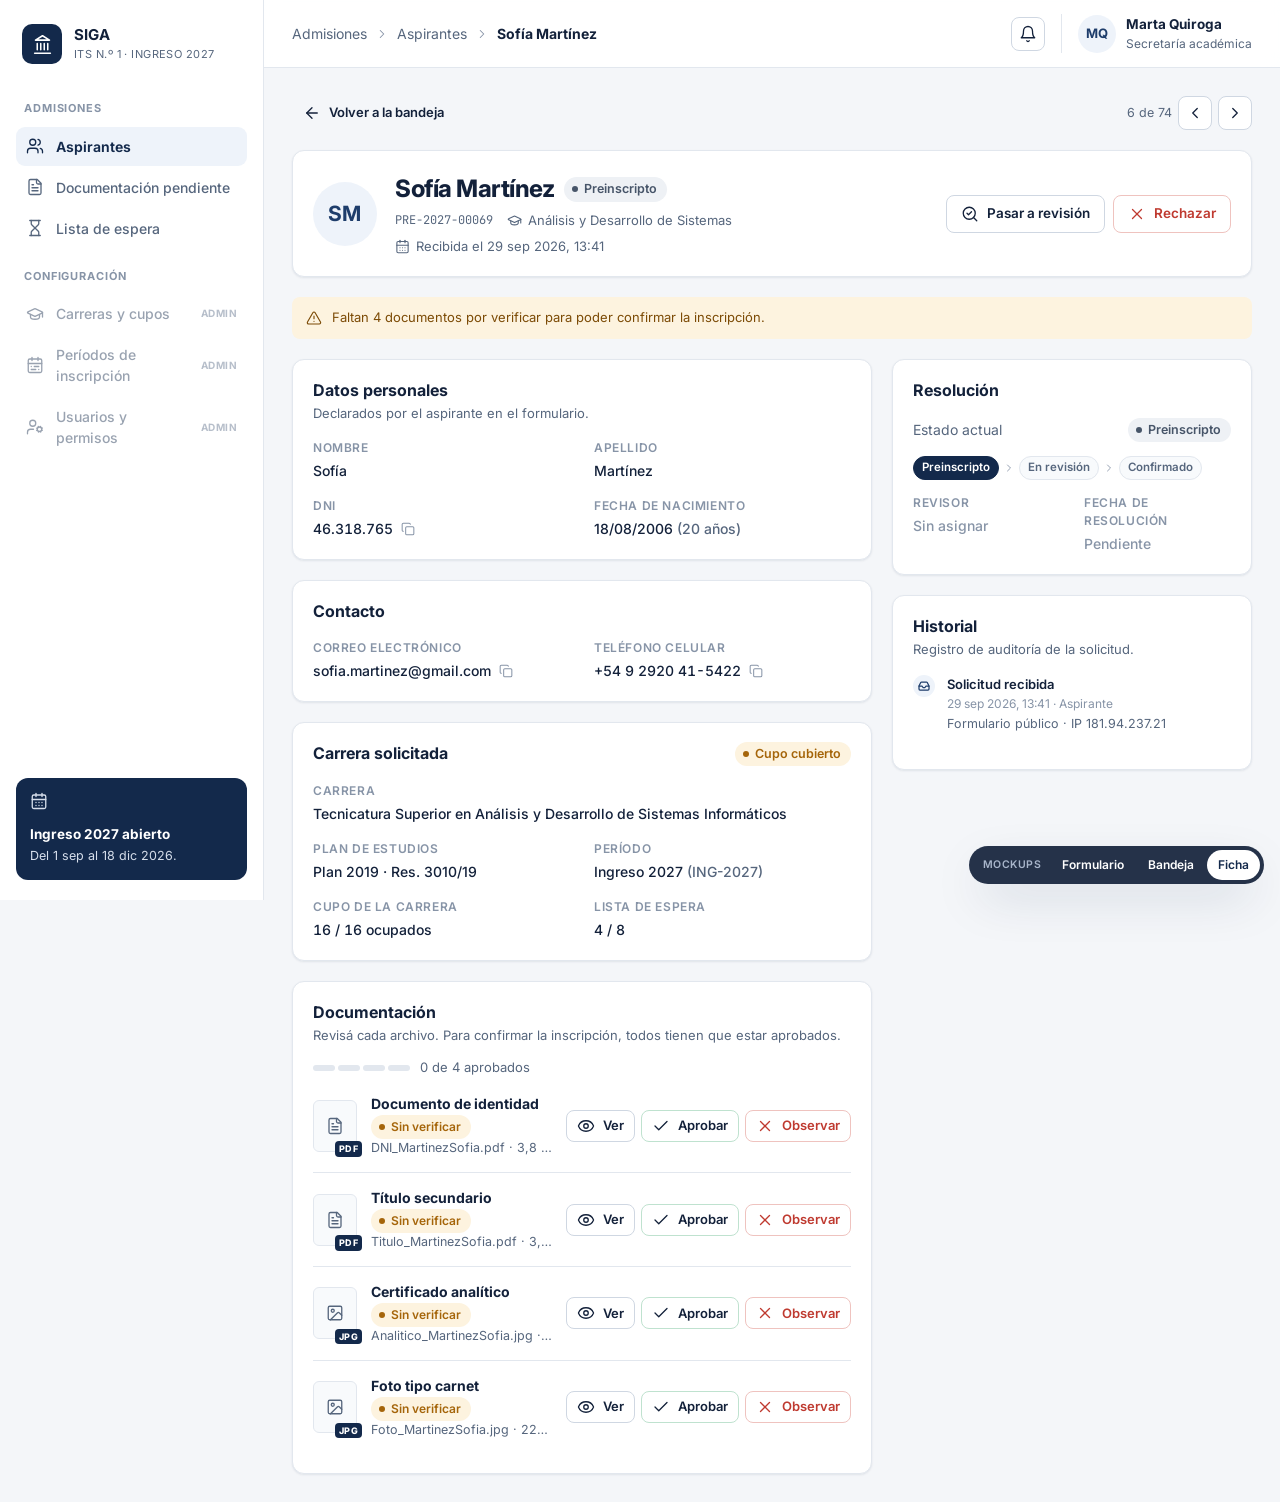
<file: vistas/aspirante.html>
<!doctype html>
<html lang="es-AR">
<head>
<meta charset="utf-8">
<meta name="viewport" content="width=device-width, initial-scale=1, viewport-fit=cover">
<title>SIGA Ficha del aspirante</title>
<link rel="preconnect" href="https://fonts.googleapis.com">
<link rel="preconnect" href="https://fonts.gstatic.com" crossorigin>
<link rel="stylesheet" href="https://fonts.googleapis.com/css2?family=Inter:wght@400;500;600;700;800&family=JetBrains+Mono:wght@500&display=swap">
<link rel="stylesheet" href="assets/siga.css">
<link rel="stylesheet" href="assets/admin.css">
<style>
  /* Ficha: cabecera con decisión arriba, datos a la izquierda, resolución e historial a la derecha */
  .profile { display: grid; grid-template-columns: auto minmax(0, 1fr) auto; gap: 18px; align-items: center; padding: 20px; }
  .profile h1 { font-size: 24px; font-weight: 750; letter-spacing: -.02em; }
  .profile .sub { display: flex; gap: 6px 14px; flex-wrap: wrap; color: var(--muted); font-size: 13px; margin-top: 4px; align-items: center; }
  .profile .sub span { display: inline-flex; align-items: center; gap: 6px; }
  .profile .sub svg.lucide { width: 15px; height: 15px; }
  .decide { display: flex; gap: 8px; flex-wrap: wrap; justify-content: flex-end; }
  @media (max-width: 900px) { .profile { grid-template-columns: auto minmax(0, 1fr); } .decide { grid-column: 1 / -1; justify-content: flex-start; } }

  .layout { display: grid; grid-template-columns: minmax(0, 1fr) 360px; gap: 20px; align-items: start; }
  @media (max-width: 1100px) { .layout { grid-template-columns: minmax(0, 1fr); } }
  .col { display: grid; gap: 20px; min-width: 0; }

  .copy { display: inline-flex; align-items: center; gap: 6px; }
  .copy button { border: 0; background: none; padding: 2px; border-radius: 4px; color: var(--subtle); cursor: pointer; display: inline-grid; }
  .copy button:hover { color: var(--text); background: var(--surface-2); }
  .copy svg.lucide { width: 14px; height: 14px; }

  .progress-docs { display: flex; align-items: center; gap: 10px; color: var(--muted); font-size: 13px; }
  .seg { display: flex; gap: 3px; }
  .seg i { width: 22px; height: 6px; border-radius: 3px; background: var(--border); }
  .seg i.aprobado { background: var(--green); }
  .seg i.rechazado { background: var(--red); }

  .doc { display: grid; grid-template-columns: auto minmax(0, 1fr) auto; gap: 14px; align-items: center; padding: 14px 0; border-top: 1px solid var(--border); }
  .doc:first-child { border-top: 0; padding-top: 0; }
  .doc .thumb { display: grid; place-items: center; width: 44px; height: 52px; border-radius: 6px; border: 1px solid var(--border); background: var(--surface-2); color: var(--muted); position: relative; }
  .doc .thumb em { position: absolute; bottom: -6px; right: -6px; font-style: normal; font-size: 9px; font-weight: 800; letter-spacing: .04em; padding: 1px 4px; border-radius: 4px; background: var(--navy); color: #fff; }
  .doc strong { display: block; font-size: 14px; }
  .doc small { display: block; color: var(--muted); font-size: 12.5px; overflow: hidden; text-overflow: ellipsis; white-space: nowrap; }
  .doc .obs { margin-top: 6px; font-size: 12.5px; color: var(--red); display: flex; gap: 6px; align-items: flex-start; }
  .doc .obs svg.lucide { width: 14px; height: 14px; margin-top: 2px; }
  .doc .acts { display: flex; gap: 6px; align-items: center; justify-content: flex-end; flex-wrap: wrap; }
  @media (max-width: 640px) { .doc { grid-template-columns: auto minmax(0, 1fr); } .doc .acts { grid-column: 1 / -1; justify-content: flex-start; } }
  .vpill { font-size: 12px; }

  .resolution { display: grid; gap: 14px; }
  .resolution .state { display: flex; align-items: center; justify-content: space-between; gap: 10px; }
  .resolution blockquote { margin: 0; padding: 10px 12px; border-radius: 8px; background: var(--surface-2); border: 1px solid var(--border); color: var(--text); font-size: 13px; }
  .lifecycle { display: flex; gap: 4px; flex-wrap: wrap; font-size: 11.5px; color: var(--subtle); align-items: center; }
  .lifecycle b { font-weight: 600; padding: 2px 8px; border-radius: 999px; background: var(--surface-2); border: 1px solid var(--border); color: var(--muted); }
  .lifecycle b.on { background: var(--navy); border-color: var(--navy); color: #fff; }
  .lifecycle svg.lucide { width: 12px; height: 12px; }

  .timeline { list-style: none; margin: 0; padding: 0; display: grid; }
  .timeline li { display: grid; grid-template-columns: 22px minmax(0, 1fr); gap: 12px; position: relative; padding-bottom: 16px; }
  .timeline li:not(:last-child)::before { content: ""; position: absolute; left: 10px; top: 22px; bottom: 0; width: 1.5px; background: var(--border); }
  .timeline .dot { width: 22px; height: 22px; border-radius: 50%; display: grid; place-items: center; background: var(--navy-050); color: var(--navy-600); }
  .timeline .dot svg.lucide { width: 12px; height: 12px; stroke-width: 2.5; }
  .timeline strong { display: block; font-size: 13px; font-weight: 600; }
  .timeline small { display: block; color: var(--subtle); font-size: 12px; }
  .timeline p { color: var(--muted); font-size: 12.5px; margin-top: 2px; }

  .pager-nav { display: flex; justify-content: space-between; gap: 10px; flex-wrap: wrap; }

  /* Vista previa simulada del documento */
  .preview { display: grid; place-items: center; min-height: 360px; border-radius: 10px; background: repeating-linear-gradient(45deg, var(--surface-2), var(--surface-2) 10px, #f1f4f8 10px, #f1f4f8 20px); border: 1px solid var(--border); }
  .sheet { width: min(320px, 90%); aspect-ratio: 1.58; max-width: 100%; border-radius: 10px; background: var(--surface); box-shadow: var(--shadow-lg); padding: 16px; display: grid; grid-template-columns: 80px 1fr; gap: 14px; }
  .sheet.page { aspect-ratio: .72; width: min(240px, 80%); grid-template-columns: 1fr; align-content: start; }
  .sheet .ph { border-radius: 6px; background: var(--navy-050); display: grid; place-items: center; color: var(--navy-600); }
  .sheet .ln { height: 7px; border-radius: 4px; background: var(--border); margin-bottom: 8px; }
  .preview-meta { display: flex; justify-content: space-between; gap: 10px; flex-wrap: wrap; color: var(--muted); font-size: 12.5px; }
</style>
</head>
<body>
<div class="app">
  <aside class="sidebar" aria-label="Navegación principal">
    <a class="brand" href="aspirantes.html"><span class="brand-mark"><i data-lucide="landmark"></i></span><span><strong>SIGA</strong><small>ITS N.º 1 · Ingreso 2027</small></span></a>
    <div class="nav-label">Admisiones</div>
    <nav class="nav">
      <a href="aspirantes.html" aria-current="page"><i data-lucide="users"></i> Aspirantes</a>
      <a href="aspirantes.html#docs"><i data-lucide="file-text"></i> Documentación pendiente</a>
      <a href="aspirantes.html#espera"><i data-lucide="hourglass"></i> Lista de espera</a>
    </nav>
    <div class="nav-label">Configuración</div>
    <nav class="nav">
      <a class="soon" href="#" title="En esta etapa se carga desde el admin de Django"><i data-lucide="graduation-cap"></i> Carreras y cupos</a>
      <a class="soon" href="#" title="En esta etapa se carga desde el admin de Django"><i data-lucide="calendar-range"></i> Períodos de inscripción</a>
      <a class="soon" href="#" title="En esta etapa se carga desde el admin de Django"><i data-lucide="user-cog"></i> Usuarios y permisos</a>
    </nav>
    <div class="side-foot"><i data-lucide="calendar-days"></i><strong>Ingreso 2027 abierto</strong><span>Del 1 sep al 18 dic 2026.</span></div>
  </aside>

  <div class="main">
    <header class="topbar">
      <button class="btn btn-ghost btn-icon menu-btn" aria-label="Abrir menú"><i data-lucide="menu"></i></button>
      <div class="crumbs"><a href="#">Admisiones</a><i data-lucide="chevron-right"></i><a href="aspirantes.html">Aspirantes</a><i data-lucide="chevron-right"></i><strong id="crumb"></strong></div>
      <div class="spacer"></div>
      <button class="btn btn-icon bell" aria-label="Notificaciones"><i data-lucide="bell"></i></button>
      <div class="me"><span class="avatar">MQ</span><div><strong>Marta Quiroga</strong><small>Secretaría académica</small></div></div>
    </header>

    <main class="content" id="content">
      <div class="pager-nav">
        <a class="btn btn-ghost btn-sm" href="aspirantes.html"><i data-lucide="arrow-left"></i> Volver a la bandeja</a>
        <div style="display:flex;gap:6px;align-items:center"><span class="muted" id="pos" style="font-size:12.5px"></span><a class="btn btn-sm btn-icon" id="prev" aria-label="Aspirante anterior"><i data-lucide="chevron-left"></i></a><a class="btn btn-sm btn-icon" id="next" aria-label="Aspirante siguiente"><i data-lucide="chevron-right"></i></a></div>
      </div>

      <section class="card profile">
        <span class="avatar avatar-lg" id="av"></span>
        <div style="min-width:0">
          <div style="display:flex;align-items:center;gap:10px;flex-wrap:wrap"><h1 id="name"></h1><span id="pill"></span></div>
          <div class="sub">
            <span class="mono" id="sol"></span>
            <span><i data-lucide="graduation-cap"></i><span id="car-corto"></span></span>
            <span><i data-lucide="calendar-days"></i><span id="fecha"></span></span>
          </div>
        </div>
        <div class="decide" id="decide"></div>
      </section>

      <div class="notice warn" id="aviso" hidden></div>

      <div class="layout">
        <div class="col">
          <section class="card">
            <div class="card-head"><div><h2>Datos personales</h2><p>Declarados por el aspirante en el formulario.</p></div></div>
            <div class="card-body"><dl class="dl" id="personales"></dl></div>
          </section>

          <section class="card">
            <div class="card-head"><div><h2>Contacto</h2></div></div>
            <div class="card-body"><dl class="dl" id="contacto"></dl></div>
          </section>

          <section class="card">
            <div class="card-head"><div><h2>Carrera solicitada</h2></div><span id="cupo-pill"></span></div>
            <div class="card-body"><dl class="dl" id="carrera"></dl></div>
          </section>

          <section class="card">
            <div class="card-head">
              <div><h2>Documentación</h2><p>Revisá cada archivo. Para confirmar la inscripción, todos tienen que estar aprobados.</p></div>
              <div class="progress-docs"><span class="seg" id="seg"></span><span id="seg-txt"></span></div>
            </div>
            <div class="card-body" id="docs"></div>
          </section>
        </div>

        <div class="col">
          <section class="card">
            <div class="card-head"><div><h2>Resolución</h2></div></div>
            <div class="card-body resolution" id="resolucion"></div>
          </section>
          <section class="card">
            <div class="card-head"><div><h2>Historial</h2><p>Registro de auditoría de la solicitud.</p></div></div>
            <div class="card-body"><ol class="timeline" id="historial"></ol></div>
          </section>
        </div>
      </div>
    </main>
  </div>
</div>

<nav class="mockbar" aria-label="Mockups">
  <span>Mockups</span>
  <a href="formulario.html">Formulario</a>
  <a href="aspirantes.html">Bandeja</a>
  <a href="aspirante.html" aria-current="page">Ficha</a>
</nav>

<script src="assets/lucide.min.js"></script>
<script src="assets/data.js"></script>
<script src="assets/ui.js"></script>
<script>
(function () {
  'use strict';
  var S = SIGA, $ = function (id) { return document.getElementById(id); };
  var A = S.aspirantes;
  var VERB = {
    en_revision: { label: 'Pasar a revisión', icon: 'search-check', cls: '' },
    lista_espera: { label: 'Lista de espera', icon: 'hourglass', cls: '' },
    rechazado: { label: 'Rechazar', icon: 'x', cls: 'btn-danger' },
    confirmado: { label: 'Confirmar inscripción', icon: 'check', cls: 'btn-success' },
    cancelado: { label: 'Cancelar inscripción', icon: 'ban', cls: 'btn-danger' }
  };
  var ORDEN = ['en_revision', 'cancelado', 'rechazado', 'lista_espera', 'confirmado'];

  function current() {
    var id = location.hash.slice(1);
    // Por defecto, la solicitud de Sofía Martínez (la del mockup de referencia)
    return A.filter(function (a) { return a.id === id; })[0] || A.filter(function (a) { return a.apellido === 'Martínez' && a.nombre === 'Sofía'; })[0];
  }

  function copyBtn(v) { return '<span class="copy"><span>' + S.esc(v) + '</span><button type="button" data-copy="' + S.esc(v) + '" aria-label="Copiar"><i data-lucide="copy"></i></button></span>'; }
  function dl(rows) { return rows.map(function (r) { return '<div' + (r[2] ? ' class="wide"' : '') + '><dt>' + r[0] + '</dt><dd>' + r[1] + '</dd></div>'; }).join(''); }

  function render() {
    var a = current(), c = S.carrera(a.carrera_id), d = S.docsResumen(a);
    var idx = A.indexOf(a);
    document.title = 'SIGA · ' + a.nombre + ' ' + a.apellido;
    $('crumb').textContent = a.nombre + ' ' + a.apellido;
    $('pos').textContent = (idx + 1) + ' de ' + A.length;
    $('prev').href = idx > 0 ? '#' + A[idx - 1].id : '#' + a.id; $('prev').setAttribute('aria-disabled', idx === 0);
    $('next').href = idx < A.length - 1 ? '#' + A[idx + 1].id : '#' + a.id; $('next').setAttribute('aria-disabled', idx === A.length - 1);

    $('av').textContent = S.iniciales(a);
    $('name').textContent = a.nombre + ' ' + a.apellido;
    $('pill').innerHTML = UI.pill(a.estado);
    $('sol').textContent = a.id;
    $('car-corto').textContent = c.corto;
    $('fecha').textContent = 'Recibida el ' + S.fFechaHora(a.fecha_preinscripcion);

    // Acciones según las transiciones válidas del estado actual
    var next = S.TRANSICIONES[a.estado].slice().sort(function (x, y) { return ORDEN.indexOf(x) - ORDEN.indexOf(y); });
    var docsOk = d.aprobados === d.total;
    $('decide').innerHTML = next.length ? next.map(function (k) {
      var v = VERB[k], blocked = k === 'confirmado' && !docsOk;
      if (k === 'en_revision' && a.estado === 'rechazado') v = { label: 'Reabrir solicitud', icon: 'undo-2', cls: '' };
      return '<button class="btn ' + v.cls + '" data-to="' + k + '"' + (blocked ? ' disabled title="Faltan documentos por aprobar"' : '') + '><i data-lucide="' + v.icon + '"></i> ' + v.label + '</button>';
    }).join('') : '<span class="muted">Solicitud cerrada. No admite más cambios.</span>';

    var cupo = S.cupos().filter(function (x) { return x.carrera.id === c.id; })[0];
    var lleno = cupo.ocupados >= c.cupo;
    var aviso = '';
    if (a.estado === 'en_revision' || a.estado === 'preinscripto') {
      if (!docsOk) aviso = '<i data-lucide="triangle-alert"></i><span>' + (d.rechazados ? 'Hay ' + d.rechazados + ' documento' + (d.rechazados > 1 ? 's observados' : ' observado') + '. El aspirante tiene que volver a enviarlo antes de confirmar.' : 'Faltan ' + (d.total - d.aprobados) + ' documentos por verificar para poder confirmar la inscripción.') + '</span>';
      else if (lleno) aviso = '<i data-lucide="hourglass"></i><span>La carrera tiene el cupo cubierto (' + cupo.ocupados + '/' + c.cupo + '). Considerá pasarla a lista de espera.</span>';
    }
    $('aviso').innerHTML = aviso; $('aviso').hidden = !aviso;

    $('personales').innerHTML = dl([
      ['Nombre', S.esc(a.nombre)], ['Apellido', S.esc(a.apellido)],
      ['DNI', '<span class="num">' + copyBtn(S.fDni(a.dni)) + '</span>'],
      ['Fecha de nacimiento', S.fNac(a.fecha_nacimiento) + ' <span class="muted">(' + S.edad(a.fecha_nacimiento) + ' años)</span>']
    ]);
    $('contacto').innerHTML = dl([
      ['Correo electrónico', copyBtn(a.email)],
      ['Teléfono celular', '<span class="num">' + copyBtn(a.telefono) + '</span>']
    ]);
    $('carrera').innerHTML = dl([
      ['Carrera', S.esc(c.nombre), true],
      ['Plan de estudios', c.plan + ' · ' + c.resolucion],
      ['Período', S.PERIODO.nombre + ' <span class="muted">(' + S.PERIODO.codigo + ')</span>'],
      ['Cupo de la carrera', '<span class="num">' + cupo.ocupados + ' / ' + c.cupo + '</span> ocupados'],
      ['Lista de espera', '<span class="num">' + cupo.espera + ' / ' + c.espera + '</span>']
    ]);
    $('cupo-pill').innerHTML = lleno ? '<span class="pill tone-amber">Cupo cubierto</span>' : '<span class="pill tone-green">Con lugares</span>';

    // Documentación
    $('seg').innerHTML = a.documentos.map(function (x) { return '<i class="' + x.estado_verificacion + '"></i>'; }).join('');
    $('seg-txt').textContent = d.aprobados + ' de ' + d.total + ' aprobados';
    var editable = a.estado === 'preinscripto' || a.estado === 'en_revision';
    $('docs').innerHTML = a.documentos.map(function (x, i) {
      var ext = x.nombre_archivo.split('.').pop().toUpperCase();
      var tone = { pendiente: 'amber', aprobado: 'green', rechazado: 'red' }[x.estado_verificacion];
      var lbl = { pendiente: 'Sin verificar', aprobado: 'Aprobado', rechazado: 'Observado' }[x.estado_verificacion];
      return '<div class="doc">' +
        '<span class="thumb"><i data-lucide="' + (ext === 'PDF' ? 'file-text' : 'image') + '"></i><em>' + ext + '</em></span>' +
        '<div style="min-width:0"><strong>' + x.label + ' <span class="pill vpill tone-' + tone + '">' + lbl + '</span></strong><small>' + S.esc(x.nombre_archivo) + ' · ' + x.tamanio + '</small>' +
          (x.observaciones ? '<div class="obs"><i data-lucide="message-square-text"></i>' + S.esc(x.observaciones) + '</div>' : '') + '</div>' +
        '<div class="acts">' +
          '<button class="btn btn-sm" data-ver="' + i + '"><i data-lucide="eye"></i> Ver</button>' +
          (editable ? (x.estado_verificacion !== 'aprobado' ? '<button class="btn btn-sm qa-ok" style="border-color:#bfe2cf" data-doc="' + i + '" data-v="aprobado"><i data-lucide="check"></i> Aprobar</button>' : '') +
            (x.estado_verificacion !== 'rechazado' ? '<button class="btn btn-sm btn-danger" data-doc="' + i + '" data-v="rechazado"><i data-lucide="x"></i> Observar</button>' : '') : '') +
        '</div></div>';
    }).join('');

    // Resolución
    var lc = ['preinscripto', 'en_revision', a.estado === 'lista_espera' ? 'lista_espera' : null, ['confirmado', 'rechazado', 'cancelado'].indexOf(a.estado) >= 0 ? a.estado : 'confirmado'].filter(Boolean);
    $('resolucion').innerHTML =
      '<div class="state"><span class="muted">Estado actual</span>' + UI.pill(a.estado) + '</div>' +
      '<div class="lifecycle">' + lc.map(function (k, i) { return (i ? '<i data-lucide="chevron-right"></i>' : '') + '<b class="' + (k === a.estado ? 'on' : '') + '">' + S.ESTADOS[k].label + '</b>'; }).join('') + '</div>' +
      '<dl class="dl" style="grid-template-columns:1fr 1fr">' + dl([
        ['Revisor', a.revisor ? S.esc(a.revisor.nombre) + '<div class="subtle" style="font-weight:400;font-size:12px">' + a.revisor.cargo + '</div>' : '<span class="subtle">Sin asignar</span>'],
        ['Fecha de resolución', a.fecha_revision ? S.fFechaHora(a.fecha_revision) : '<span class="subtle">Pendiente</span>']
      ]) + '</dl>' +
      (a.observaciones ? '<div><div class="muted" style="font-size:12px;font-weight:600;text-transform:uppercase;letter-spacing:.05em;margin-bottom:6px">Observaciones</div><blockquote>' + S.esc(a.observaciones) + '</blockquote></div>' : '');

    // Historial (más reciente primero)
    $('historial').innerHTML = a.historial.slice().reverse().map(function (h) {
      var icon = /recibida/.test(h.accion) ? 'inbox' : /aprobado/.test(h.accion) ? 'check' : /observado|Rechaz/.test(h.accion) ? 'x' : 'arrow-right';
      return '<li><span class="dot"><i data-lucide="' + icon + '"></i></span><div><strong>' + S.esc(h.accion) + '</strong><small>' + S.fFechaHora(h.fecha) + ' · ' + S.esc(h.actor) + '</small>' + (h.detalle ? '<p>' + S.esc(h.detalle) + '</p>' : '') + '</div></li>';
    }).join('');

    UI.icons();
  }

  function log(a, accion, detalle) { a.historial.push({ fecha: new Date(), accion: accion, detalle: detalle || '', actor: S.USUARIO_ACTUAL.nombre }); }

  // Cambiar estado de la solicitud
  $('decide').addEventListener('click', function (e) {
    var b = e.target.closest('[data-to]'); if (!b) return;
    var a = current(), to = b.dataset.to, req = to === 'rechazado' || to === 'cancelado' || to === 'lista_espera';
    var v = VERB[to];
    UI.modal({
      title: v.label + ' · ' + a.nombre + ' ' + a.apellido,
      text: 'Pasa de ' + S.ESTADOS[a.estado].label + ' a ' + S.ESTADOS[to].label + '.',
      body: '<div class="field"><label for="m-obs">Observaciones' + (req ? ' <span class="req">*</span>' : '') + '</label><textarea class="control" id="m-obs" placeholder="' + (to === 'rechazado' ? 'Motivo del rechazo. Se le envía al aspirante.' : 'Queda registrado en el historial.') + '"></textarea><span class="error">Este cambio necesita una observación.</span></div>' +
        (to === 'rechazado' || to === 'confirmado' ? '<label class="check" for="m-mail"><input type="checkbox" id="m-mail" checked><span><strong>Avisar al aspirante por correo</strong><span>' + S.esc(a.email) + '</span></span></label>' : ''),
      confirm: v.label,
      tone: v.cls || 'btn-primary',
      onConfirm: function (m) {
        var obs = m.querySelector('#m-obs').value.trim();
        if (req && !obs) { m.querySelector('.field').classList.add('invalid'); return false; }
        a.estado = to; if (obs) a.observaciones = obs;
        a.revisor = S.USUARIO_ACTUAL;
        a.fecha_revision = ['confirmado', 'rechazado', 'lista_espera', 'cancelado'].indexOf(to) >= 0 ? new Date() : null;
        log(a, 'Pasó a ' + S.ESTADOS[to].label, obs);
        render(); UI.toast('Solicitud: ' + S.ESTADOS[to].label);
      }
    });
  });

  // Verificar documentos y vista previa
  $('docs').addEventListener('click', function (e) {
    var a = current();
    var ver = e.target.closest('[data-ver]');
    if (ver) {
      var x = a.documentos[+ver.dataset.ver], foto = x.tipo === 'Foto Carnet', dni = x.tipo === 'DNI';
      UI.modal({
        title: x.label, text: x.nombre_archivo + ' · ' + x.tamanio, wide: true,
        body: '<div class="preview"><div class="sheet' + (dni ? '' : ' page') + '">' +
          (dni ? '<div class="ph"><i data-lucide="user-round"></i></div><div><div class="ln" style="width:70%"></div><div class="ln"></div><div class="ln" style="width:55%"></div><div class="ln" style="width:80%"></div><div class="mono" style="font-size:12px;margin-top:10px;color:var(--muted)">' + S.fDni(a.dni) + '</div></div>'
               : foto ? '<div class="ph" style="aspect-ratio:.8"><i data-lucide="user-round" style="width:48px;height:48px"></i></div>'
               : '<div class="ln" style="width:50%;margin:6px auto 14px"></div>' + new Array(9).join('<div class="ln"></div>') + '<div class="ln" style="width:60%"></div>') +
          '</div></div><div class="preview-meta"><span>Vista previa simulada. El archivo real se sirve por la aplicación, nunca por una URL pública.</span><span>Subido el ' + S.fFechaHora(a.fecha_preinscripcion) + '</span></div>'
      });
      return;
    }
    var b = e.target.closest('[data-doc]'); if (!b) return;
    var doc = a.documentos[+b.dataset.doc], v = b.dataset.v;
    if (v === 'aprobado') {
      doc.estado_verificacion = 'aprobado'; doc.observaciones = '';
      if (a.estado === 'preinscripto') { a.estado = 'en_revision'; a.revisor = S.USUARIO_ACTUAL; log(a, 'Pasó a En revisión'); }
      log(a, 'Documento aprobado: ' + doc.label);
      render(); UI.toast(doc.label + ' aprobado');
      return;
    }
    UI.modal({
      title: 'Observar ' + doc.label.toLowerCase(), text: 'El aspirante recibe el motivo y tiene que volver a enviarlo.',
      body: '<div class="field"><label for="m-obs">Motivo <span class="req">*</span></label><select class="control" id="m-sel"><option>La imagen no es legible.</option><option>Falta el dorso del documento.</option><option>El documento está incompleto.</option><option>No corresponde al documento solicitado.</option><option value="">Otro motivo…</option></select><textarea class="control" id="m-obs" placeholder="Detalle (opcional)"></textarea><span class="error">Indicá un motivo.</span></div>',
      confirm: 'Marcar como observado', tone: 'btn-danger',
      onConfirm: function (m) {
        var motivo = (m.querySelector('#m-sel').value + ' ' + m.querySelector('#m-obs').value).trim();
        if (!motivo) { m.querySelector('.field').classList.add('invalid'); return false; }
        doc.estado_verificacion = 'rechazado'; doc.observaciones = motivo;
        if (a.estado === 'preinscripto') { a.estado = 'en_revision'; a.revisor = S.USUARIO_ACTUAL; log(a, 'Pasó a En revisión'); }
        log(a, 'Documento observado: ' + doc.label, motivo);
        render(); UI.toast(doc.label + ' observado');
      }
    });
  });

  document.addEventListener('click', function (e) {
    var b = e.target.closest('[data-copy]'); if (!b) return;
    var v = b.dataset.copy;
    (navigator.clipboard ? navigator.clipboard.writeText(v) : Promise.reject()).then(function () { UI.toast('Copiado: ' + v); }, function () {
      var r = document.createRange(); r.selectNodeContents(b.previousElementSibling); var s = getSelection(); s.removeAllRanges(); s.addRange(r);
    });
  });

  window.addEventListener('hashchange', function () { render(); window.scrollTo(0, 0); });
  render();
})();
</script>
</body>
</html>
</file>
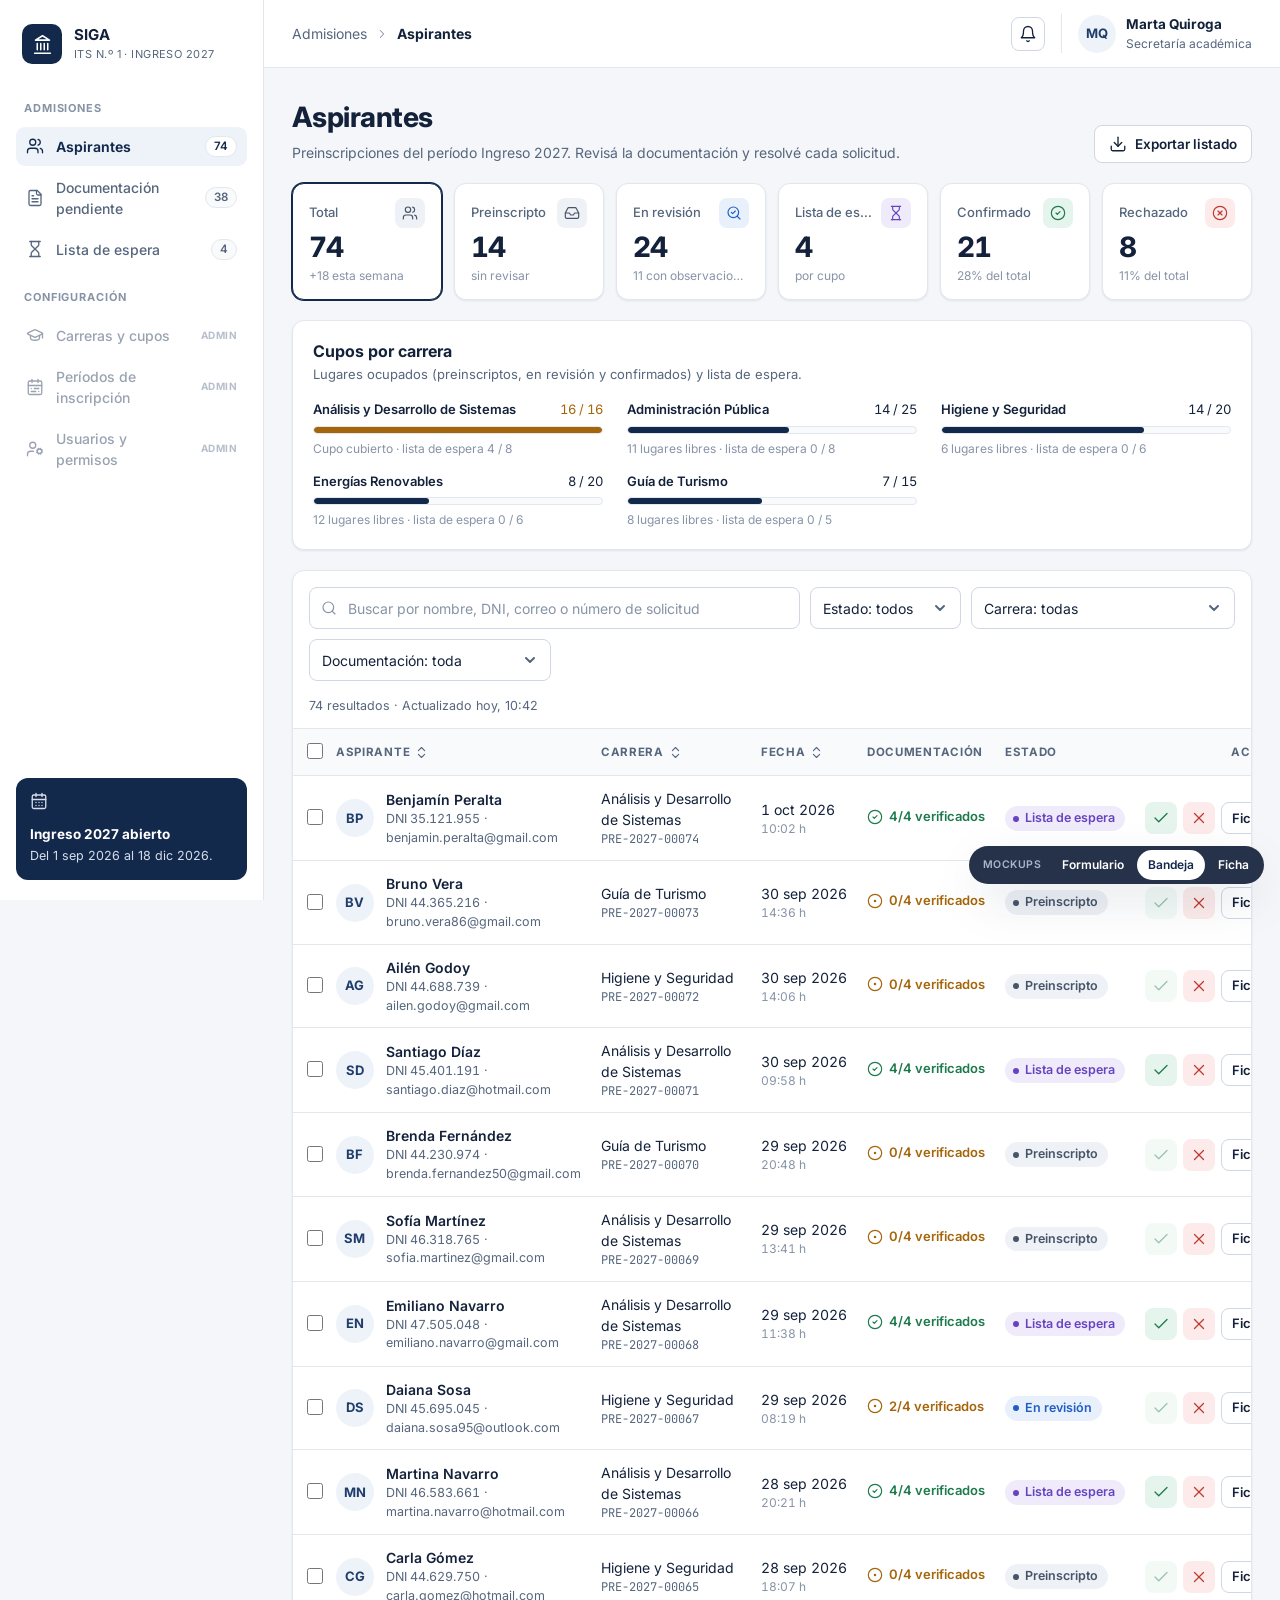
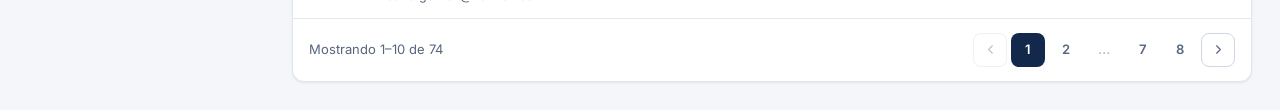
<file: vistas/aspirantes.html>
<!doctype html>
<html lang="es-AR">
<head>
<meta charset="utf-8">
<meta name="viewport" content="width=device-width, initial-scale=1, viewport-fit=cover">
<title>SIGA Aspirantes</title>
<link rel="preconnect" href="https://fonts.googleapis.com">
<link rel="preconnect" href="https://fonts.gstatic.com" crossorigin>
<link rel="stylesheet" href="https://fonts.googleapis.com/css2?family=Inter:wght@400;500;600;700;800&family=JetBrains+Mono:wght@500&display=swap">
<link rel="stylesheet" href="assets/siga.css">
<link rel="stylesheet" href="assets/admin.css">
<style>
  /* KPIs por estado: también funcionan como filtro rápido */
  .kpis { display: grid; grid-template-columns: repeat(6, minmax(0, 1fr)); gap: 12px; }
  @media (max-width: 1240px) { .kpis { grid-template-columns: repeat(3, minmax(0, 1fr)); } }
  @media (max-width: 560px) { .kpis { grid-template-columns: repeat(2, minmax(0, 1fr)); } }
  /* Misma estructura en todas las tarjetas: etiqueta + ícono, número, detalle; cada fila en una sola línea */
  .kpi { text-align: left; padding: 14px 16px; cursor: pointer; display: grid; grid-template-rows: 30px auto auto; align-content: start; gap: 4px; min-width: 0; transition: border-color .15s, box-shadow .15s; }
  .kpi:hover { border-color: var(--border-strong); }
  .kpi[aria-pressed="true"] { border-color: var(--navy); box-shadow: 0 0 0 1px var(--navy); }
  .kpi .top { display: flex; align-items: center; justify-content: space-between; gap: 8px; min-width: 0; color: var(--muted); font-size: 13px; font-weight: 500; }
  .kpi .top .lbl, .kpi .sub { min-width: 0; overflow: hidden; text-overflow: ellipsis; white-space: nowrap; }
  .kpi .ico { flex: none; display: grid; place-items: center; width: 30px; height: 30px; border-radius: 8px; }
  .kpi .ico svg.lucide { width: 16px; height: 16px; }
  .kpi .val { display: block; }
  .kpi .val strong { font-size: 28px; font-weight: 750; letter-spacing: -.02em; line-height: 1.1; }
  .kpi .sub { display: block; color: var(--subtle); font-size: 12px; }

  /* Cupos por carrera */
  .quota-list { display: grid; grid-template-columns: repeat(auto-fit, minmax(230px, 1fr)); gap: 14px 24px; }
  .quota { display: grid; gap: 6px; min-width: 0; }
  .quota .name { display: flex; justify-content: space-between; gap: 8px; font-size: 13px; }
  .quota .name strong { font-weight: 600; overflow: hidden; text-overflow: ellipsis; white-space: nowrap; }
  .bar { position: relative; height: 8px; border-radius: 999px; background: var(--surface-2); border: 1px solid var(--border); overflow: hidden; }
  .bar span { position: absolute; inset: 0 auto 0 0; border-radius: 999px; background: var(--navy); }
  .bar.full span { background: var(--amber); }
  .quota small { color: var(--subtle); font-size: 12px; }

  /* Tabla */
  .toolbar { display: flex; gap: 10px; padding: 16px; flex-wrap: wrap; align-items: center; }
  .toolbar .search { flex: 1 1 280px; }
  .toolbar select.control { width: auto; min-width: 150px; flex: 0 1 auto; }
  .meta { display: flex; align-items: center; justify-content: space-between; gap: 12px; padding: 0 16px 12px; color: var(--muted); font-size: 12.5px; flex-wrap: wrap; }
  .chips { display: flex; gap: 6px; flex-wrap: wrap; }
  .fchip { display: inline-flex; align-items: center; gap: 4px; padding: 3px 6px 3px 10px; border-radius: 999px; background: var(--navy-050); color: var(--navy-600); font-weight: 600; font-size: 12px; border: 0; cursor: pointer; }
  .fchip svg.lucide { width: 13px; height: 13px; }

  .bulk { display: flex; align-items: center; gap: 10px; padding: 10px 16px; background: var(--navy); color: #fff; flex-wrap: wrap; }
  .bulk .btn { background: rgba(255,255,255,.1); border-color: rgba(255,255,255,.2); color: #fff; }
  .bulk .btn:hover { background: rgba(255,255,255,.18); }

  .table-wrap { overflow-x: auto; border-top: 1px solid var(--border); }
  table { width: 100%; border-collapse: collapse; min-width: 940px; }
  thead th { position: sticky; top: 0; background: var(--surface-2); text-align: left; font-size: 11.5px; font-weight: 700; letter-spacing: .06em; text-transform: uppercase; color: var(--muted); padding: 11px 10px; border-bottom: 1px solid var(--border); white-space: nowrap; }
  thead th button { all: unset; cursor: pointer; display: inline-flex; align-items: center; gap: 4px; }
  thead th button:focus-visible { outline: 2px solid var(--focus); }
  tbody td { padding: 12px 10px; border-bottom: 1px solid var(--border); vertical-align: middle; }
  tbody tr { cursor: pointer; transition: background .1s; }
  tbody tr:hover { background: #fafbfd; }
  tbody tr.sel { background: var(--navy-050); }
  td.c-check, th.c-check { width: 44px; padding-right: 0; }
  td.c-check input, th.c-check input { width: 16px; height: 16px; accent-color: var(--navy); cursor: pointer; }
  .who { display: flex; align-items: center; gap: 12px; min-width: 0; }
  .who strong { display: block; font-weight: 600; }
  .who small { display: block; color: var(--muted); font-size: 12.5px; }
  .docs { display: inline-flex; align-items: center; gap: 6px; font-weight: 600; font-size: 13px; white-space: nowrap; }
  .docs svg.lucide { width: 16px; height: 16px; }
  .row-actions { display: flex; justify-content: flex-end; gap: 6px; }
  .qa { width: 32px; min-height: 32px; padding: 0; border: 0; }
  .qa-ok { background: var(--green-bg); color: var(--green); }
  .qa-ok:hover { background: #d3ecdf; }
  .qa-no { background: var(--red-bg); color: var(--red); }
  .qa-no:hover { background: #f8d9d6; }
  .id { font-family: var(--mono); font-size: 12px; color: var(--muted); }
  .empty { padding: 48px 16px; text-align: center; color: var(--muted); }
  .empty strong { display: block; color: var(--text); font-size: 15px; margin-bottom: 4px; }

  .pager { display: flex; align-items: center; justify-content: space-between; gap: 12px; padding: 14px 16px; color: var(--muted); font-size: 13px; flex-wrap: wrap; }
  .pages { display: flex; gap: 4px; }
  .pages button { min-width: 34px; height: 34px; border-radius: 8px; border: 1px solid transparent; background: transparent; cursor: pointer; font-weight: 600; color: var(--muted); }
  .pages button:hover { background: var(--surface-2); }
  .pages button[aria-current="page"] { background: var(--navy); color: #fff; }
  .pages button.arrow { border-color: var(--border-strong); display: grid; place-items: center; }
  .pages button:disabled { opacity: .4; cursor: default; }
</style>
</head>
<body>
<div class="app">
  <aside class="sidebar" aria-label="Navegación principal">
    <a class="brand" href="aspirantes.html"><span class="brand-mark"><i data-lucide="landmark"></i></span><span><strong>SIGA</strong><small>ITS N.º 1 · Ingreso 2027</small></span></a>
    <div class="nav-label">Admisiones</div>
    <nav class="nav">
      <a href="aspirantes.html" aria-current="page"><i data-lucide="users"></i> Aspirantes <span class="count" id="nav-total"></span></a>
      <a href="aspirantes.html#docs"><i data-lucide="file-text"></i> Documentación pendiente <span class="count" id="nav-docs"></span></a>
      <a href="aspirantes.html#espera"><i data-lucide="hourglass"></i> Lista de espera <span class="count" id="nav-espera"></span></a>
    </nav>
    <div class="nav-label">Configuración</div>
    <nav class="nav">
      <a class="soon" href="#" title="En esta etapa se carga desde el admin de Django"><i data-lucide="graduation-cap"></i> Carreras y cupos</a>
      <a class="soon" href="#" title="En esta etapa se carga desde el admin de Django"><i data-lucide="calendar-range"></i> Períodos de inscripción</a>
      <a class="soon" href="#" title="En esta etapa se carga desde el admin de Django"><i data-lucide="user-cog"></i> Usuarios y permisos</a>
    </nav>
    <div class="side-foot"><i data-lucide="calendar-days"></i><strong>Ingreso 2027 abierto</strong><span id="periodo-txt"></span></div>
  </aside>

  <div class="main">
    <header class="topbar">
      <button class="btn btn-ghost btn-icon menu-btn" aria-label="Abrir menú"><i data-lucide="menu"></i></button>
      <div class="crumbs"><a href="#">Admisiones</a><i data-lucide="chevron-right"></i><strong>Aspirantes</strong></div>
      <div class="spacer"></div>
      <button class="btn btn-icon bell" aria-label="Notificaciones"><i data-lucide="bell"></i></button>
      <div class="me"><span class="avatar">MQ</span><div><strong>Marta Quiroga</strong><small>Secretaría académica</small></div></div>
    </header>

    <main class="content">
      <div class="page-head">
        <div><h1>Aspirantes</h1><p>Preinscripciones del período Ingreso 2027. Revisá la documentación y resolvé cada solicitud.</p></div>
        <div class="actions"><button class="btn" id="export"><i data-lucide="download"></i> Exportar listado</button></div>
      </div>

      <section class="kpis" id="kpis" aria-label="Resumen por estado"></section>

      <section class="card">
        <div class="card-head"><div><h2>Cupos por carrera</h2><p>Lugares ocupados (preinscriptos, en revisión y confirmados) y lista de espera.</p></div></div>
        <div class="card-body"><div class="quota-list" id="quotas"></div></div>
      </section>

      <section class="card" style="overflow:hidden">
        <div class="toolbar">
          <div class="input-icon search"><i data-lucide="search"></i><input class="control" id="q" type="search" placeholder="Buscar por nombre, DNI, correo o número de solicitud"></div>
          <select class="control" id="f-estado" aria-label="Filtrar por estado"><option value="">Estado: todos</option></select>
          <select class="control" id="f-carrera" aria-label="Filtrar por carrera"><option value="">Carrera: todas</option></select>
          <select class="control" id="f-docs" aria-label="Filtrar por documentación">
            <option value="">Documentación: toda</option>
            <option value="pendiente">Con documentos sin verificar</option>
            <option value="observada">Con documentos observados</option>
            <option value="completa">Completa y verificada</option>
          </select>
        </div>
        <div class="meta"><span id="count"></span><div class="chips" id="chips"></div></div>
        <div class="bulk" id="bulk" hidden>
          <strong id="bulk-n"></strong>
          <button class="btn btn-sm" data-bulk="en_revision"><i data-lucide="search-check"></i> Pasar a revisión</button>
          <button class="btn btn-sm" data-bulk="export"><i data-lucide="download"></i> Exportar selección</button>
          <button class="btn btn-sm" data-bulk="clear" style="margin-left:auto">Quitar selección</button>
        </div>
        <div class="table-wrap">
          <table>
            <thead><tr>
              <th class="c-check"><input type="checkbox" id="all" aria-label="Seleccionar todos los de esta página"></th>
              <th><button data-sort="apellido">Aspirante <i data-lucide="chevrons-up-down" class="i-sm"></i></button></th>
              <th><button data-sort="carrera">Carrera <i data-lucide="chevrons-up-down" class="i-sm"></i></button></th>
              <th><button data-sort="fecha">Fecha <i data-lucide="chevrons-up-down" class="i-sm"></i></button></th>
              <th>Documentación</th>
              <th>Estado</th>
              <th style="text-align:right">Acciones</th>
            </tr></thead>
            <tbody id="rows"></tbody>
          </table>
        </div>
        <div class="pager"><span id="pager-txt"></span><div class="pages" id="pages"></div></div>
      </section>
    </main>
  </div>
</div>

<nav class="mockbar" aria-label="Mockups">
  <span>Mockups</span>
  <a href="formulario.html">Formulario</a>
  <a href="aspirantes.html" aria-current="page">Bandeja</a>
  <a href="aspirante.html">Ficha</a>
</nav>

<script src="assets/lucide.min.js"></script>
<script src="assets/data.js"></script>
<script src="assets/ui.js"></script>
<script>
(function () {
  'use strict';
  var S = SIGA, $ = function (id) { return document.getElementById(id); };
  var A = S.aspirantes;
  var PER_PAGE = 10;
  var st = { q: '', estado: '', carrera: '', docs: '', sort: 'fecha', dir: -1, page: 1, sel: {} };

  $('periodo-txt').textContent = 'Del ' + S.fFecha(S.PERIODO.fecha_inicio) + ' al ' + S.fFecha(S.PERIODO.fecha_fin) + '.';

  Object.keys(S.ESTADOS).forEach(function (k) { $('f-estado').insertAdjacentHTML('beforeend', '<option value="' + k + '">' + S.ESTADOS[k].label + '</option>'); });
  S.CARRERAS.forEach(function (c) { $('f-carrera').insertAdjacentHTML('beforeend', '<option value="' + c.id + '">' + S.esc(c.corto) + '</option>'); });

  function count(fn) { return A.filter(fn).length; }

  // ---- KPIs ----
  function renderKpis() {
    var total = A.length;
    var semana = count(function (a) { return S.HOY - a.fecha_preinscripcion < 7 * 864e5; });
    var tiles = [
      { k: '', label: 'Total', icon: 'users', tone: 'slate', n: total, sub: '+' + semana + ' esta semana' },
      { k: 'preinscripto', n: count(function (a) { return a.estado === 'preinscripto'; }), sub: 'sin revisar' },
      { k: 'en_revision', n: count(function (a) { return a.estado === 'en_revision'; }), sub: count(function (a) { return a.estado === 'en_revision' && S.docsResumen(a).rechazados; }) + ' con observaciones' },
      { k: 'lista_espera', n: count(function (a) { return a.estado === 'lista_espera'; }), sub: 'por cupo' },
      { k: 'confirmado', n: count(function (a) { return a.estado === 'confirmado'; }) },
      { k: 'rechazado', n: count(function (a) { return a.estado === 'rechazado'; }) }
    ];
    $('kpis').innerHTML = tiles.map(function (t) {
      var e = S.ESTADOS[t.k] || {}, tone = t.tone || e.tone;
      var sub = t.sub || Math.round(t.n / total * 100) + '% del total';
      return '<button class="card kpi" data-k="' + t.k + '" aria-pressed="' + (st.estado === t.k) + '">' +
        '<span class="top"><span class="lbl">' + (t.label || e.label) + '</span><span class="ico tone-' + tone + '"><i data-lucide="' + (t.icon || e.icon) + '"></i></span></span>' +
        '<span class="val"><strong class="num">' + t.n + '</strong></span><span class="sub" title="' + sub + '">' + sub + '</span></button>';
    }).join('');
    $('nav-total').textContent = total;
    $('nav-docs').textContent = count(function (a) { return a.estado === 'preinscripto' || a.estado === 'en_revision'; });
    $('nav-espera').textContent = count(function (a) { return a.estado === 'lista_espera'; });
  }
  $('kpis').addEventListener('click', function (e) {
    var b = e.target.closest('.kpi'); if (!b) return;
    st.estado = b.dataset.k; $('f-estado').value = st.estado; st.page = 1; render();
  });

  // ---- Cupos ----
  function renderQuotas() {
    $('quotas').innerHTML = S.cupos().map(function (c) {
      var pct = Math.min(100, c.ocupados / c.carrera.cupo * 100), full = c.ocupados >= c.carrera.cupo;
      return '<div class="quota"><div class="name"><strong title="' + S.esc(c.carrera.nombre) + '">' + S.esc(c.carrera.corto) + '</strong><span class="num ' + (full ? 'text-amber' : '') + '">' + c.ocupados + ' / ' + c.carrera.cupo + '</span></div>' +
        '<div class="bar' + (full ? ' full' : '') + '" role="img" aria-label="' + c.ocupados + ' de ' + c.carrera.cupo + ' lugares"><span style="width:' + pct + '%"></span></div>' +
        '<small>' + (full ? 'Cupo cubierto · ' : (c.carrera.cupo - c.ocupados) + ' lugares libres · ') + 'lista de espera ' + c.espera + ' / ' + c.carrera.espera + '</small></div>';
    }).join('');
  }

  // ---- Tabla ----
  function filtered() {
    var q = st.q.toLowerCase().normalize('NFD').replace(/[̀-ͯ]/g, '');
    var out = A.filter(function (a) {
      if (st.estado && a.estado !== st.estado) return false;
      if (st.carrera && a.carrera_id !== +st.carrera) return false;
      if (st.docs) {
        var d = S.docsResumen(a);
        if (st.docs === 'pendiente' && d.aprobados + d.rechazados === d.total) return false;
        if (st.docs === 'observada' && !d.rechazados) return false;
        if (st.docs === 'completa' && d.aprobados !== d.total) return false;
      }
      if (q) {
        var hay = (a.nombre + ' ' + a.apellido + ' ' + a.dni + ' ' + a.email + ' ' + a.id).toLowerCase().normalize('NFD').replace(/[̀-ͯ]/g, '');
        if (hay.indexOf(q) < 0) return false;
      }
      return true;
    });
    out.sort(function (x, y) {
      var a = st.sort === 'apellido' ? x.apellido + x.nombre : st.sort === 'carrera' ? S.carrera(x.carrera_id).corto : x.fecha_preinscripcion;
      var b = st.sort === 'apellido' ? y.apellido + y.nombre : st.sort === 'carrera' ? S.carrera(y.carrera_id).corto : y.fecha_preinscripcion;
      return (a > b ? 1 : a < b ? -1 : 0) * st.dir;
    });
    return out;
  }

  function docsCell(a) {
    var d = S.docsResumen(a);
    var icon = d.tone === 'green' ? 'circle-check' : d.tone === 'red' ? 'circle-x' : 'circle-dot';
    var txt = d.tone === 'red' ? d.rechazados + ' observado' + (d.rechazados > 1 ? 's' : '') : d.aprobados + '/' + d.total + ' verificados';
    return '<span class="docs text-' + d.tone + '"><i data-lucide="' + icon + '"></i>' + txt + '</span>';
  }

  function render() {
    renderKpis();
    var list = filtered();
    var pages = Math.max(1, Math.ceil(list.length / PER_PAGE));
    if (st.page > pages) st.page = pages;
    var slice = list.slice((st.page - 1) * PER_PAGE, st.page * PER_PAGE);

    $('rows').innerHTML = slice.length ? slice.map(function (a) {
      var c = S.carrera(a.carrera_id), next = S.TRANSICIONES[a.estado];
      var canOk = next.indexOf('confirmado') >= 0 && S.docsResumen(a).aprobados === a.documentos.length;
      var canNo = next.indexOf('rechazado') >= 0;
      return '<tr data-id="' + a.id + '"' + (st.sel[a.id] ? ' class="sel"' : '') + '>' +
        '<td class="c-check"><input type="checkbox" data-check="' + a.id + '"' + (st.sel[a.id] ? ' checked' : '') + ' aria-label="Seleccionar ' + S.esc(a.nombre + ' ' + a.apellido) + '"></td>' +
        '<td><div class="who"><span class="avatar">' + S.iniciales(a) + '</span><div style="min-width:0"><strong>' + S.esc(a.nombre + ' ' + a.apellido) + '</strong><small><span class="num">DNI ' + S.fDni(a.dni) + '</span> · ' + S.esc(a.email) + '</small></div></div></td>' +
        '<td style="min-width:160px">' + S.esc(c.corto) + '<div class="id">' + a.id + '</div></td>' +
        '<td class="num" style="white-space:nowrap">' + S.fFecha(a.fecha_preinscripcion) + '<div class="subtle" style="font-size:12px">' + S.fHora(a.fecha_preinscripcion) + ' h</div></td>' +
        '<td>' + docsCell(a) + '</td>' +
        '<td>' + UI.pill(a.estado) + '</td>' +
        '<td><div class="row-actions">' +
          '<button class="btn qa qa-ok" data-act="confirmado" title="' + (canOk ? 'Confirmar inscripción' : 'Para confirmar, toda la documentación debe estar verificada') + '" aria-label="Confirmar"' + (canOk ? '' : ' disabled') + '><i data-lucide="check"></i></button>' +
          '<button class="btn qa qa-no" data-act="rechazado" title="Rechazar" aria-label="Rechazar"' + (canNo ? '' : ' disabled') + '><i data-lucide="x"></i></button>' +
          '<a class="btn btn-sm" href="aspirante.html#' + a.id + '">Ficha <i data-lucide="chevron-right" class="i-sm"></i></a>' +
        '</div></td></tr>';
    }).join('') : '<tr><td colspan="7"><div class="empty"><strong>No hay aspirantes con esos filtros</strong>Probá con otra búsqueda o quitá algún filtro.</div></td></tr>';

    $('count').textContent = list.length + (list.length === 1 ? ' resultado' : ' resultados') + ' · Actualizado hoy, ' + S.fHora(S.HOY);
    var from = list.length ? (st.page - 1) * PER_PAGE + 1 : 0;
    $('pager-txt').textContent = 'Mostrando ' + from + '–' + Math.min(st.page * PER_PAGE, list.length) + ' de ' + list.length;
    var html = '<button class="arrow" data-page="' + (st.page - 1) + '"' + (st.page === 1 ? ' disabled' : '') + ' aria-label="Anterior"><i data-lucide="chevron-left" class="i-sm"></i></button>';
    for (var p = 1; p <= pages; p++) {
      if (pages > 7 && p > 2 && p < pages - 1 && Math.abs(p - st.page) > 1) { if (!html.endsWith('…</button>')) html += '<button disabled>…</button>'; continue; }
      html += '<button data-page="' + p + '"' + (p === st.page ? ' aria-current="page"' : '') + '>' + p + '</button>';
    }
    html += '<button class="arrow" data-page="' + (st.page + 1) + '"' + (st.page === pages ? ' disabled' : '') + ' aria-label="Siguiente"><i data-lucide="chevron-right" class="i-sm"></i></button>';
    $('pages').innerHTML = html;

    // chips de filtros activos
    var chips = [];
    if (st.estado) chips.push(['estado', S.ESTADOS[st.estado].label]);
    if (st.carrera) chips.push(['carrera', S.carrera(+st.carrera).corto]);
    if (st.docs) chips.push(['docs', $('f-docs').selectedOptions[0].textContent]);
    if (st.q) chips.push(['q', '“' + st.q + '”']);
    $('chips').innerHTML = chips.map(function (c) { return '<button class="fchip" data-clear="' + c[0] + '">' + S.esc(c[1]) + ' <i data-lucide="x"></i></button>'; }).join('');

    var nSel = Object.keys(st.sel).length;
    $('bulk').hidden = !nSel;
    $('bulk-n').textContent = nSel + (nSel === 1 ? ' seleccionado' : ' seleccionados');
    $('all').checked = slice.length > 0 && slice.every(function (a) { return st.sel[a.id]; });
    UI.icons();
  }

  // ---- Eventos ----
  $('q').addEventListener('input', function () { st.q = this.value.trim(); st.page = 1; render(); });
  $('f-estado').addEventListener('change', function () { st.estado = this.value; st.page = 1; render(); });
  $('f-carrera').addEventListener('change', function () { st.carrera = this.value; st.page = 1; render(); });
  $('f-docs').addEventListener('change', function () { st.docs = this.value; st.page = 1; render(); });
  $('chips').addEventListener('click', function (e) {
    var b = e.target.closest('[data-clear]'); if (!b) return;
    var k = b.dataset.clear; st[k] = '';
    ({ estado: $('f-estado'), carrera: $('f-carrera'), docs: $('f-docs'), q: $('q') })[k].value = '';
    render();
  });
  $('pages').addEventListener('click', function (e) { var b = e.target.closest('[data-page]'); if (b && !b.disabled) { st.page = +b.dataset.page; render(); } });
  document.querySelector('thead').addEventListener('click', function (e) {
    var b = e.target.closest('[data-sort]'); if (!b) return;
    if (st.sort === b.dataset.sort) st.dir *= -1; else { st.sort = b.dataset.sort; st.dir = b.dataset.sort === 'fecha' ? -1 : 1; }
    render();
  });
  $('all').addEventListener('change', function () {
    var list = filtered().slice((st.page - 1) * PER_PAGE, st.page * PER_PAGE), on = this.checked;
    list.forEach(function (a) { if (on) st.sel[a.id] = 1; else delete st.sel[a.id]; });
    render();
  });
  $('bulk').addEventListener('click', function (e) {
    var b = e.target.closest('[data-bulk]'); if (!b) return;
    var ids = Object.keys(st.sel);
    if (b.dataset.bulk === 'clear') { st.sel = {}; render(); return; }
    if (b.dataset.bulk === 'export') { UI.toast('Se exportarían ' + ids.length + ' aspirantes a CSV (mockup)'); return; }
    var n = 0;
    ids.forEach(function (id) { var a = A.filter(function (x) { return x.id === id; })[0]; if (S.TRANSICIONES[a.estado].indexOf('en_revision') >= 0) { a.estado = 'en_revision'; n++; } });
    st.sel = {}; render();
    UI.toast(n + ' solicitudes pasaron a En revisión' + (n < ids.length ? ' · ' + (ids.length - n) + ' no admitían el cambio' : ''));
  });
  $('export').addEventListener('click', function () { UI.toast('Se exportaría el listado filtrado a CSV (mockup)'); });

  $('rows').addEventListener('click', function (e) {
    var tr = e.target.closest('tr[data-id]'); if (!tr) return;
    var a = A.filter(function (x) { return x.id === tr.dataset.id; })[0];
    var chk = e.target.closest('[data-check]');
    if (chk) { if (chk.checked) st.sel[a.id] = 1; else delete st.sel[a.id]; render(); return; }
    if (e.target.closest('td.c-check')) return;
    var act = e.target.closest('[data-act]');
    if (act) { resolver(a, act.dataset.act); return; }
    if (e.target.closest('a')) return;
    location.href = 'aspirante.html#' + a.id;
  });

  function resolver(a, estado) {
    var rech = estado === 'rechazado';
    UI.modal({
      title: (rech ? 'Rechazar la solicitud de ' : 'Confirmar la inscripción de ') + a.nombre + ' ' + a.apellido,
      text: a.id + ' · ' + S.carrera(a.carrera_id).corto,
      body: '<div class="field"><label for="m-obs">Observaciones' + (rech ? ' <span class="req">*</span>' : '') + '</label><textarea class="control" id="m-obs" placeholder="' + (rech ? 'Motivo del rechazo. Se envía al aspirante por correo.' : 'Opcional. Queda registrado en el historial.') + '"></textarea><span class="error">Indicá el motivo del rechazo.</span></div>' +
        '<div class="notice"><i data-lucide="history"></i><span>Queda registrado quién resolvió y cuándo.</span></div>',
      confirm: rech ? 'Rechazar solicitud' : 'Confirmar inscripción',
      tone: rech ? 'btn-danger' : 'btn-success',
      onConfirm: function (m) {
        var obs = m.querySelector('#m-obs').value.trim();
        if (rech && !obs) { m.querySelector('.field').classList.add('invalid'); return false; }
        a.estado = estado; a.observaciones = obs; a.revisor = S.USUARIO_ACTUAL; a.fecha_revision = new Date();
        render(); UI.toast(rech ? 'Solicitud rechazada' : 'Inscripción confirmada');
      }
    });
  }

  // Accesos desde la barra lateral
  function fromHash() {
    var h = location.hash.slice(1);
    if (h === 'docs') { st.docs = 'pendiente'; st.estado = ''; }
    else if (h === 'espera') { st.estado = 'lista_espera'; st.docs = ''; }
    $('f-docs').value = st.docs; $('f-estado').value = st.estado; st.page = 1;
    render();
  }
  window.addEventListener('hashchange', fromHash);
  renderQuotas();
  fromHash();
})();
</script>
</body>
</html>
</file>
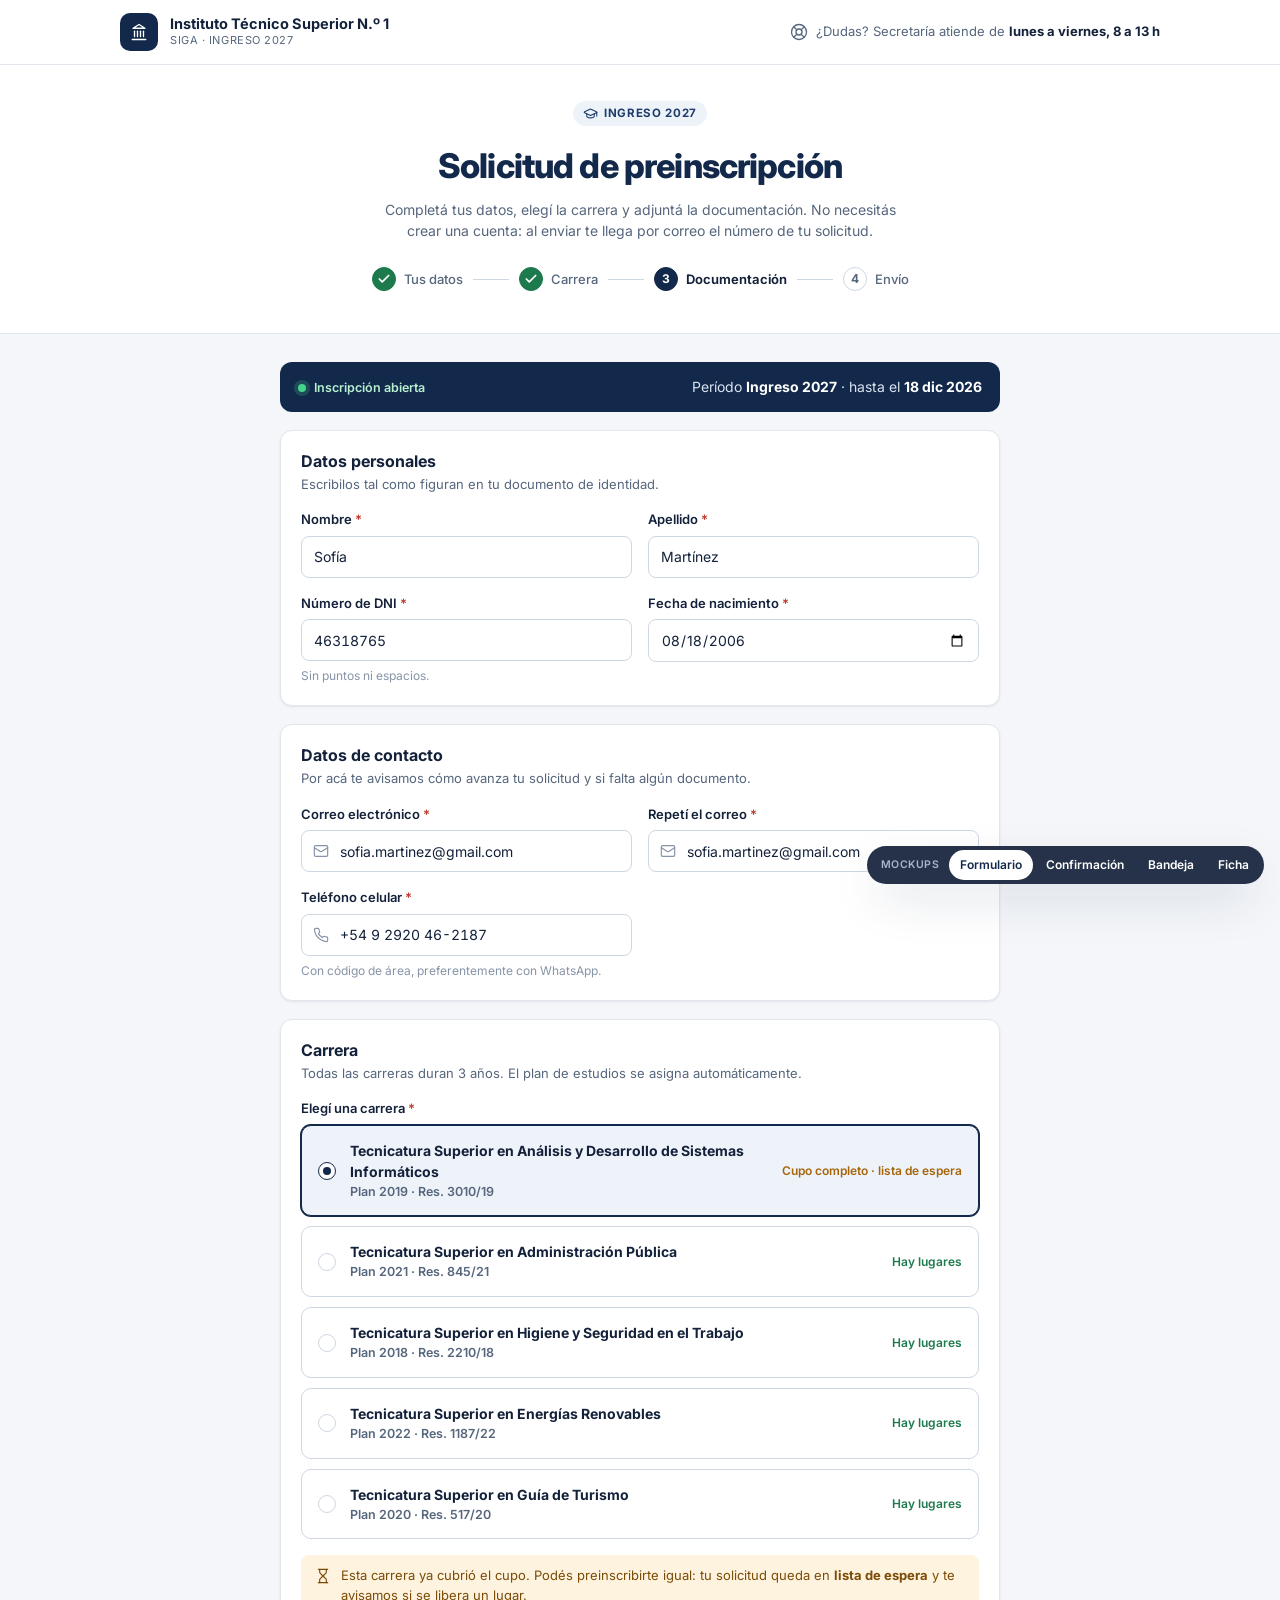
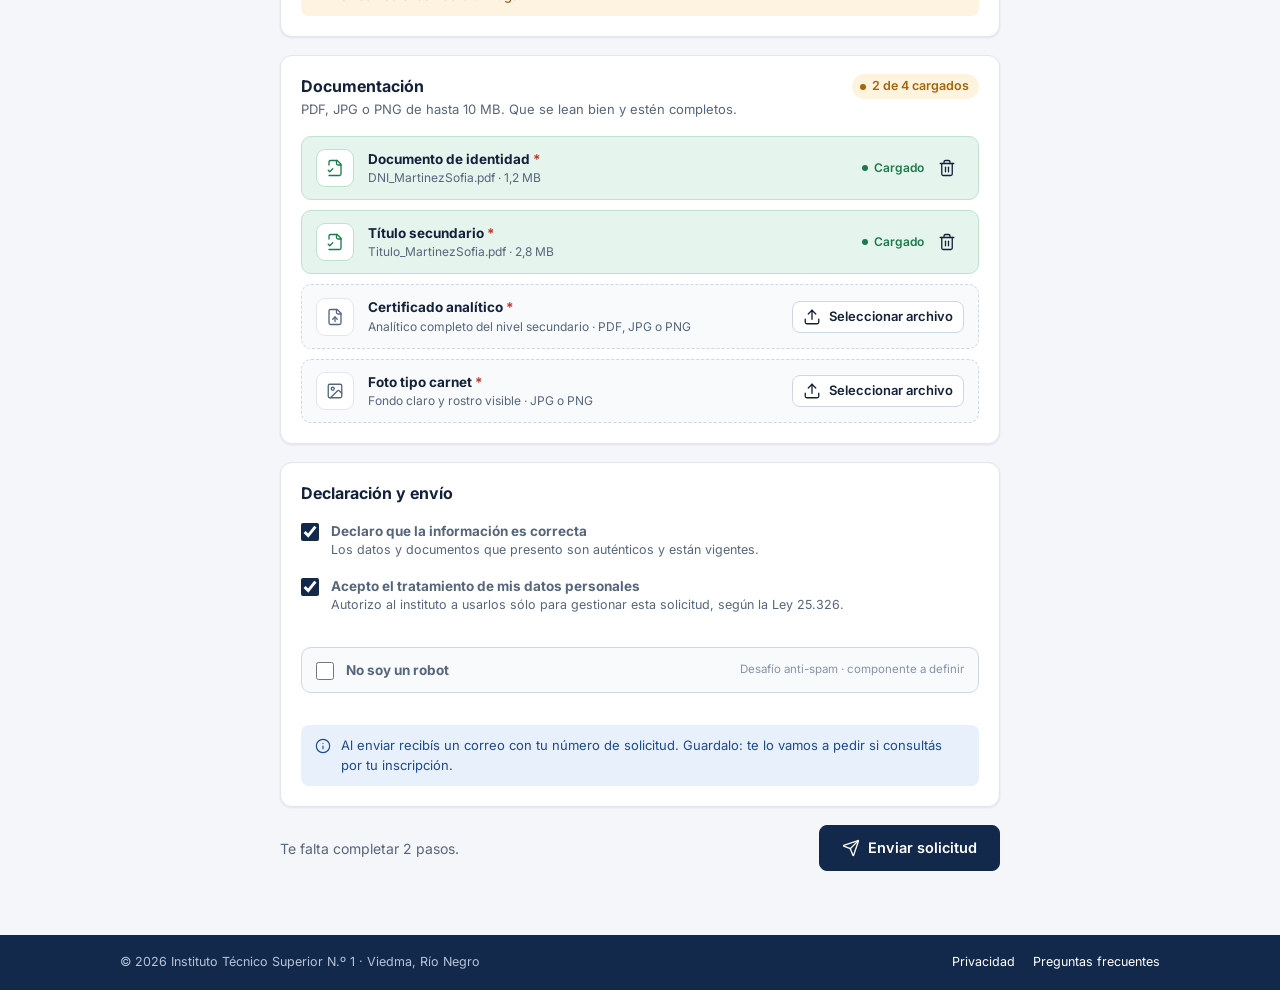
<file: vistas/formulario.html>
<!doctype html>
<html lang="es-AR">
<head>
<meta charset="utf-8">
<meta name="viewport" content="width=device-width, initial-scale=1, viewport-fit=cover">
<title>SIGA Preinscripción</title>
<link rel="preconnect" href="https://fonts.googleapis.com">
<link rel="preconnect" href="https://fonts.gstatic.com" crossorigin>
<link rel="stylesheet" href="https://fonts.googleapis.com/css2?family=Inter:wght@400;500;600;700;800&family=JetBrains+Mono:wght@500&display=swap">
<link rel="stylesheet" href="assets/siga.css">
<style>
  /* Página pública: columna centrada, pensada primero para el celular */
  .site-head { background: var(--surface); border-bottom: 1px solid var(--border); }
  .site-head .wrap { display: flex; align-items: center; justify-content: space-between; gap: 16px; min-height: 64px; }
  .wrap { width: 100%; max-width: 1080px; margin: 0 auto; padding-inline: 20px; }
  .narrow { max-width: 760px; }
  .brand { display: flex; align-items: center; gap: 12px; color: var(--text); text-decoration: none; }
  .brand-mark { display: grid; place-items: center; width: 38px; height: 38px; border-radius: 10px; background: var(--navy); color: #fff; }
  .brand strong { display: block; font-size: 14.5px; line-height: 1.2; }
  .brand small { display: block; font-size: 11px; color: var(--muted); letter-spacing: .05em; text-transform: uppercase; }
  .help { display: flex; align-items: center; gap: 8px; color: var(--muted); font-size: 13px; }
  .help strong { color: var(--text); }

  .hero { background: var(--surface); padding-block: 36px 28px; text-align: center; border-bottom: 1px solid var(--border); }
  .hero h1 { font-size: clamp(26px, 5vw, 34px); font-weight: 800; letter-spacing: -.025em; margin-top: 14px; color: var(--navy); }
  .hero p { color: var(--muted); max-width: 58ch; margin: 8px auto 0; }

  .steps { display: flex; justify-content: center; align-items: center; gap: 10px; margin-top: 26px; flex-wrap: wrap; list-style: none; padding: 0; }
  .steps li { display: flex; align-items: center; gap: 8px; }
  .steps a { display: flex; align-items: center; gap: 8px; color: var(--muted); text-decoration: none; font-size: 13px; font-weight: 500; }
  .steps .dot { display: grid; place-items: center; width: 24px; height: 24px; border-radius: 50%; border: 1.5px solid var(--border-strong); font-size: 12px; font-weight: 700; color: var(--muted); background: var(--surface); }
  .steps .done .dot { background: var(--green); border-color: var(--green); color: #fff; }
  .steps .current .dot { background: var(--navy); border-color: var(--navy); color: #fff; }
  .steps .current a { color: var(--text); font-weight: 650; }
  .steps .done svg.lucide { width: 14px; height: 14px; stroke-width: 3; }
  .steps .sep { width: 36px; height: 1px; background: var(--border-strong); }
  @media (max-width: 640px) { .steps .label { display: none; } .steps .current .label { display: inline; } .steps .sep { width: 18px; } }

  main { padding-block: 28px 64px; }
  form { display: grid; gap: 18px; }
  .period { display: flex; align-items: center; justify-content: space-between; gap: 12px; flex-wrap: wrap; padding: 14px 18px; border-radius: var(--radius); background: var(--navy); color: #dbe3ef; }
  .period strong { color: #fff; }
  .period .live { display: inline-flex; align-items: center; gap: 8px; font-size: 12.5px; font-weight: 600; color: #b6f0cf; }
  .period .live::before { content: ""; width: 8px; height: 8px; border-radius: 50%; background: #46d38a; box-shadow: 0 0 0 4px rgba(70, 211, 138, .2); }

  /* Carreras como tarjetas de selección */
  .careers { display: grid; gap: 10px; }
  .career { position: relative; display: grid; grid-template-columns: auto minmax(0, 1fr) auto; gap: 14px; align-items: center; padding: 14px 16px; border: 1px solid var(--border-strong); border-radius: 10px; cursor: pointer; transition: border-color .15s, background .15s, box-shadow .15s; }
  .career:hover { border-color: #aebbd0; }
  .career input { position: absolute; opacity: 0; pointer-events: none; }
  .career .radio { width: 18px; height: 18px; border-radius: 50%; border: 1.5px solid var(--border-strong); display: grid; place-items: center; background: var(--surface); }
  .career .radio::after { content: ""; width: 8px; height: 8px; border-radius: 50%; background: transparent; }
  .career:has(input:checked) { border-color: var(--navy); background: var(--navy-050); box-shadow: 0 0 0 1px var(--navy); }
  .career:has(input:checked) .radio { border-color: var(--navy); }
  .career:has(input:checked) .radio::after { background: var(--navy); }
  .career:has(input:focus-visible) { outline: 2px solid var(--focus); outline-offset: 2px; }
  .career strong { display: block; font-size: 14px; }
  .career small { color: var(--muted); font-size: 12.5px; }
  .seats { font-size: 12px; font-weight: 600; text-align: right; white-space: nowrap; }
  @media (max-width: 560px) { .career { grid-template-columns: auto minmax(0, 1fr); } .seats { grid-column: 2; text-align: left; } }

  /* Carga de archivos */
  .files { display: grid; gap: 10px; }
  .file { display: grid; grid-template-columns: auto minmax(0, 1fr) auto; gap: 14px; align-items: center; padding: 12px 14px; border: 1px dashed var(--border-strong); border-radius: 10px; background: var(--surface-2); }
  .file .ico { display: grid; place-items: center; width: 38px; height: 38px; border-radius: 9px; background: var(--surface); border: 1px solid var(--border); color: var(--muted); }
  .file strong { display: block; font-size: 13.5px; }
  .file small { display: block; color: var(--muted); font-size: 12px; overflow: hidden; text-overflow: ellipsis; white-space: nowrap; }
  .file .side { display: flex; align-items: center; gap: 6px; }
  .file.loaded { border-style: solid; border-color: #bfe2cf; background: var(--green-bg); }
  .file.loaded .ico { color: var(--green); border-color: #bfe2cf; }
  .file.invalid { border-style: solid; border-color: #e9b4ae; background: var(--red-bg); }
  .file.invalid .ico { color: var(--red); }
  .file .state { font-size: 12px; font-weight: 600; color: var(--green); display: inline-flex; align-items: center; gap: 6px; }
  .file .state::before { content: ""; width: 6px; height: 6px; border-radius: 50%; background: currentColor; }
  .file input[type=file] { position: absolute; width: 1px; height: 1px; opacity: 0; }
  @media (max-width: 560px) { .file { grid-template-columns: auto minmax(0, 1fr); } .file .side { grid-column: 1 / -1; justify-content: flex-end; } }

  .bot { display: flex; align-items: center; justify-content: space-between; gap: 12px; padding: 12px 14px; border: 1px solid var(--border-strong); border-radius: 10px; background: var(--surface-2); flex-wrap: wrap; }
  .bot small { color: var(--subtle); font-size: 11.5px; }
  .hp { position: absolute; left: -9999px; }

  .submit-row { display: flex; align-items: center; justify-content: space-between; gap: 12px; flex-wrap: wrap; }
  .submit-row .btn-primary { min-height: 46px; padding: 0 22px; font-size: 14.5px; }

  /* Confirmación */
  .done-card { text-align: center; padding: 36px 24px; }
  .done-icon { display: grid; place-items: center; width: 64px; height: 64px; margin: 0 auto 16px; border-radius: 50%; background: var(--green-bg); color: var(--green); }
  .done-icon svg.lucide { width: 32px; height: 32px; }
  .done-card h2 { font-size: 24px; letter-spacing: -.02em; }
  .ticket { display: inline-flex; flex-direction: column; gap: 2px; margin: 20px auto 0; padding: 14px 26px; border-radius: 12px; border: 1px dashed var(--border-strong); background: var(--surface-2); }
  .ticket small { font-size: 11px; font-weight: 700; letter-spacing: .08em; text-transform: uppercase; color: var(--subtle); }
  .ticket strong { font-family: var(--mono); font-size: 22px; color: var(--navy); letter-spacing: .02em; }
  .next { display: grid; gap: 0; text-align: left; margin-top: 8px; }
  .next li { display: grid; grid-template-columns: 32px minmax(0, 1fr); gap: 12px; padding: 12px 0; border-top: 1px solid var(--border); }
  .next li:first-child { border-top: 0; }
  .next .n { display: grid; place-items: center; width: 28px; height: 28px; border-radius: 50%; background: var(--navy-050); color: var(--navy); font-weight: 700; font-size: 13px; }
  .next p { color: var(--muted); font-size: 13px; }
  .summary { text-align: left; }

  .site-foot { background: var(--navy); color: #b7c3d6; font-size: 12.5px; }
  .site-foot .wrap { display: flex; justify-content: space-between; gap: 12px; flex-wrap: wrap; padding-block: 18px; }
  .site-foot a { color: #fff; text-decoration: none; margin-left: 18px; }
</style>
</head>
<body>

<header class="site-head">
  <div class="wrap">
    <a class="brand" href="#">
      <span class="brand-mark"><i data-lucide="landmark"></i></span>
      <span><strong>Instituto Técnico Superior N.º 1</strong><small>SIGA · Ingreso 2027</small></span>
    </a>
    <div class="help"><i data-lucide="life-buoy"></i><span>¿Dudas? Secretaría atiende de <strong>lunes a viernes, 8 a 13 h</strong></span></div>
  </div>
</header>

<!-- ============ FORMULARIO ============ -->
<div id="vista-form">
  <section class="hero">
    <div class="wrap narrow">
      <span class="chip"><i data-lucide="graduation-cap" class="i-sm"></i> Ingreso 2027</span>
      <h1>Solicitud de preinscripción</h1>
      <p>Completá tus datos, elegí la carrera y adjuntá la documentación. No necesitás crear una cuenta: al enviar te llega por correo el número de tu solicitud.</p>
      <ol class="steps" id="steps">
        <li data-step="personales"><a href="#sec-personales"><span class="dot">1</span><span class="label">Tus datos</span></a></li>
        <li class="sep" aria-hidden="true"></li>
        <li data-step="carrera"><a href="#sec-carrera"><span class="dot">2</span><span class="label">Carrera</span></a></li>
        <li class="sep" aria-hidden="true"></li>
        <li data-step="docs"><a href="#sec-docs"><span class="dot">3</span><span class="label">Documentación</span></a></li>
        <li class="sep" aria-hidden="true"></li>
        <li data-step="envio"><a href="#sec-envio"><span class="dot">4</span><span class="label">Envío</span></a></li>
      </ol>
    </div>
  </section>

  <main class="wrap narrow">
    <form id="form" novalidate>
      <div class="period">
        <span><span class="live">Inscripción abierta</span></span>
        <span>Período <strong id="periodo-nombre"></strong> · hasta el <strong id="periodo-fin"></strong></span>
      </div>

      <!-- Datos personales  -> tabla usuarios -->
      <section class="card" id="sec-personales">
        <div class="card-head"><div><h2>Datos personales</h2><p>Escribilos tal como figuran en tu documento de identidad.</p></div></div>
        <div class="card-body grid">
          <div class="grid cols-2">
            <div class="field"><label for="nombre">Nombre <span class="req">*</span></label><input class="control" id="nombre" name="nombre" autocomplete="given-name" required maxlength="100" value="Sofía"><span class="error">Ingresá tu nombre.</span></div>
            <div class="field"><label for="apellido">Apellido <span class="req">*</span></label><input class="control" id="apellido" name="apellido" autocomplete="family-name" required maxlength="100" value="Martínez"><span class="error">Ingresá tu apellido.</span></div>
          </div>
          <div class="grid cols-2">
            <div class="field"><label for="dni">Número de DNI <span class="req">*</span></label><input class="control num" id="dni" name="dni" inputmode="numeric" required pattern="\d{7,8}" value="46318765"><span class="help">Sin puntos ni espacios.</span><span class="error">El DNI debe tener 7 u 8 números.</span></div>
            <div class="field"><label for="fecha_nacimiento">Fecha de nacimiento <span class="req">*</span></label><input class="control" type="date" id="fecha_nacimiento" name="fecha_nacimiento" required value="2006-08-18" max="2010-12-31"><span class="error">Ingresá tu fecha de nacimiento.</span></div>
          </div>
        </div>
      </section>

      <section class="card" id="sec-contacto">
        <div class="card-head"><div><h2>Datos de contacto</h2><p>Por acá te avisamos cómo avanza tu solicitud y si falta algún documento.</p></div></div>
        <div class="card-body grid">
          <div class="grid cols-2">
            <div class="field"><label for="email">Correo electrónico <span class="req">*</span></label><div class="input-icon"><i data-lucide="mail"></i><input class="control" type="email" id="email" name="email" autocomplete="email" required maxlength="120" value="sofia.martinez@gmail.com"></div><span class="error">Revisá el formato del correo.</span></div>
            <div class="field"><label for="email2">Repetí el correo <span class="req">*</span></label><div class="input-icon"><i data-lucide="mail"></i><input class="control" type="email" id="email2" name="email2" autocomplete="off" required value="sofia.martinez@gmail.com"></div><span class="error">Los correos no coinciden.</span></div>
          </div>
          <div class="grid cols-2">
            <div class="field"><label for="telefono">Teléfono celular <span class="req">*</span></label><div class="input-icon"><i data-lucide="phone"></i><input class="control num" type="tel" id="telefono" name="telefono" autocomplete="tel" required maxlength="30" value="+54 9 2920 46-2187"></div><span class="help">Con código de área, preferentemente con WhatsApp.</span><span class="error">Ingresá un teléfono de contacto.</span></div>
          </div>
        </div>
      </section>

      <!-- Carrera -> periodo_carrera_planes (plan vigente para inscripción) -->
      <section class="card" id="sec-carrera">
        <div class="card-head"><div><h2>Carrera</h2><p>Todas las carreras duran 3 años. El plan de estudios se asigna automáticamente.</p></div></div>
        <div class="card-body grid">
          <div class="field" id="field-carrera">
            <span class="label" id="lbl-carrera">Elegí una carrera <span class="req">*</span></span>
            <div class="careers" id="careers" role="radiogroup" aria-labelledby="lbl-carrera"></div>
            <span class="error">Elegí la carrera a la que querés inscribirte.</span>
          </div>
          <div class="notice warn" id="aviso-espera" hidden><i data-lucide="hourglass"></i><span>Esta carrera ya cubrió el cupo. Podés preinscribirte igual: tu solicitud queda en <strong>lista de espera</strong> y te avisamos si se libera un lugar.</span></div>
        </div>
      </section>

      <!-- Documentación -> documentos_estudiantes -->
      <section class="card" id="sec-docs">
        <div class="card-head"><div><h2>Documentación</h2><p>PDF, JPG o PNG de hasta 10 MB. Que se lean bien y estén completos.</p></div><span class="pill tone-slate" id="docs-count"></span></div>
        <div class="card-body"><div class="files" id="files"></div></div>
      </section>

      <section class="card" id="sec-envio">
        <div class="card-head"><div><h2>Declaración y envío</h2></div></div>
        <div class="card-body grid">
          <label class="check" for="decl"><input type="checkbox" id="decl" name="declaracion" checked><span><strong>Declaro que la información es correcta</strong><span>Los datos y documentos que presento son auténticos y están vigentes.</span></span></label>
          <label class="check" for="priv"><input type="checkbox" id="priv" name="privacidad" checked><span><strong>Acepto el tratamiento de mis datos personales</strong><span>Autorizo al instituto a usarlos sólo para gestionar esta solicitud, según la Ley 25.326.</span></span></label>
          <div class="field" id="field-decl"><span class="error">Tenés que aceptar ambas declaraciones para enviar.</span></div>

          <!-- Protección contra envíos automatizados: honeypot + desafío (captcha a definir) -->
          <input class="hp" type="text" id="website" name="website" tabindex="-1" autocomplete="off" aria-hidden="true">
          <div class="bot">
            <label class="check" for="bot"><input type="checkbox" id="bot"><span><strong>No soy un robot</strong></span></label>
            <small>Desafío anti-spam · componente a definir</small>
          </div>
          <div class="field" id="field-bot"><span class="error">Completá la verificación.</span></div>

          <div class="notice"><i data-lucide="info"></i><span>Al enviar recibís un correo con tu número de solicitud. Guardalo: te lo vamos a pedir si consultás por tu inscripción.</span></div>
        </div>
      </section>

      <div class="submit-row">
        <span class="muted" id="resumen-envio"></span>
        <button class="btn btn-primary" type="submit"><i data-lucide="send"></i> Enviar solicitud</button>
      </div>
    </form>
  </main>
</div>

<!-- ============ CONFIRMACIÓN ============ -->
<main class="wrap narrow" id="vista-ok" hidden>
  <div class="grid" style="padding-block: 36px 64px;">
    <section class="card done-card">
      <div class="done-icon"><i data-lucide="circle-check"></i></div>
      <h2>¡Recibimos tu solicitud!</h2>
      <p class="muted" style="margin-top:6px">Te enviamos una copia a <strong id="ok-email"></strong>.</p>
      <div class="ticket"><small>Número de solicitud</small><strong id="ok-id">PRE-2027-00075</strong></div>
      <div style="margin-top:14px"><button class="btn btn-sm" id="copy-id" type="button"><i data-lucide="copy"></i> Copiar número</button></div>
    </section>

    <section class="card summary">
      <div class="card-head"><div><h2>Resumen</h2></div><span class="pill tone-slate">Preinscripto</span></div>
      <div class="card-body"><dl class="dl" id="ok-resumen"></dl></div>
    </section>

    <section class="card">
      <div class="card-head"><div><h2>¿Qué sigue?</h2></div></div>
      <div class="card-body">
        <ol class="next" style="list-style:none;padding:0;margin:0">
          <li><span class="n">1</span><div><strong>Secretaría revisa tu documentación</strong><p>Si algún archivo no se lee o falta información, te escribimos para que lo reenvíes.</p></div></li>
          <li><span class="n">2</span><div><strong>Te avisamos la resolución por correo</strong><p>Tu inscripción puede quedar confirmada, en lista de espera o ser rechazada con el motivo.</p></div></li>
          <li><span class="n">3</span><div><strong>Si se confirma, ya sos ingresante</strong><p>Te contamos cómo seguir: inicio de clases y acceso al aula virtual.</p></div></li>
        </ol>
      </div>
    </section>
    <div><a class="btn" href="#" id="volver"><i data-lucide="arrow-left"></i> Volver al formulario</a></div>
  </div>
</main>

<footer class="site-foot">
  <div class="wrap"><span>© 2026 Instituto Técnico Superior N.º 1 · Viedma, Río Negro</span><span><a href="#">Privacidad</a><a href="#">Preguntas frecuentes</a></span></div>
</footer>

<nav class="mockbar" aria-label="Mockups">
  <span>Mockups</span>
  <a href="formulario.html" aria-current="page">Formulario</a>
  <a href="formulario.html#enviado">Confirmación</a>
  <a href="aspirantes.html">Bandeja</a>
  <a href="aspirante.html">Ficha</a>
</nav>

<script src="assets/lucide.min.js"></script>
<script src="assets/data.js"></script>
<script src="assets/ui.js"></script>
<script>
(function () {
  'use strict';
  var S = SIGA, $ = function (id) { return document.getElementById(id); };
  var MAX = 10 * 1024 * 1024;

  $('periodo-nombre').textContent = S.PERIODO.nombre;
  $('periodo-fin').textContent = S.fFecha(S.PERIODO.fecha_fin);

  // ---- Carreras con estado de cupo ----
  var cupos = S.cupos();
  $('careers').innerHTML = cupos.map(function (c) {
    var libres = c.carrera.cupo - c.ocupados;
    var seats = libres > 3 ? '<span class="seats text-green">Hay lugares</span>'
      : libres > 0 ? '<span class="seats text-amber">Quedan ' + libres + ' lugares</span>'
      : '<span class="seats text-amber">Cupo completo · lista de espera</span>';
    return '<label class="career"><input type="radio" name="carrera" value="' + c.carrera.id + '" data-full="' + (libres <= 0) + '"' + (c.carrera.id === 1 ? ' checked' : '') + '>' +
      '<span class="radio" aria-hidden="true"></span>' +
      '<span><strong>' + S.esc(c.carrera.nombre) + '</strong><small>' + c.carrera.plan + ' · ' + c.carrera.resolucion + '</small></span>' + seats + '</label>';
  }).join('');

  // ---- Documentación ----
  var cargados = { 'DNI': { name: 'DNI_MartinezSofia.pdf', size: 1.2 * 1048576 }, 'Titulo Secundario': { name: 'Titulo_MartinezSofia.pdf', size: 2.8 * 1048576 } };
  function mb(b) { return b >= 1048576 ? (b / 1048576).toFixed(1).replace('.', ',') + ' MB' : Math.round(b / 1024) + ' KB'; }
  function renderFiles() {
    $('files').innerHTML = S.DOCUMENTOS.map(function (d, i) {
      var f = cargados[d.tipo], bad = f && f.error;
      var cls = bad ? 'invalid' : f ? 'loaded' : '';
      var accept = d.tipo === 'Foto Carnet' ? '.jpg,.jpeg,.png' : '.pdf,.jpg,.jpeg,.png';
      return '<div class="file ' + cls + '">' +
        '<span class="ico"><i data-lucide="' + (bad ? 'triangle-alert' : f ? 'file-check-2' : d.tipo === 'Foto Carnet' ? 'image' : 'file-up') + '"></i></span>' +
        '<div style="min-width:0"><strong>' + d.label + ' <span class="req" style="color:var(--red)">*</span></strong>' +
        '<small>' + (bad ? S.esc(f.error) : f ? S.esc(f.name) + ' · ' + mb(f.size) : d.hint + ' · ' + d.formatos) + '</small></div>' +
        '<div class="side">' +
          (f && !bad ? '<span class="state">Cargado</span><button type="button" class="btn btn-ghost btn-icon" data-del="' + d.tipo + '" aria-label="Quitar ' + d.label + '"><i data-lucide="trash-2"></i></button>'
                     : '<label class="btn btn-sm" for="file-' + i + '"><i data-lucide="upload"></i> ' + (bad ? 'Elegir otro' : 'Seleccionar archivo') + '</label>') +
          '<input type="file" id="file-' + i + '" data-tipo="' + d.tipo + '" accept="' + accept + '">' +
        '</div></div>';
    }).join('');
    UI.icons(); progress();
  }
  $('files').addEventListener('change', function (e) {
    var inp = e.target, f = inp.files && inp.files[0]; if (!f) return;
    var tipo = inp.dataset.tipo, ok = tipo === 'Foto Carnet' ? /\.(jpe?g|png)$/i : /\.(pdf|jpe?g|png)$/i;
    if (!ok.test(f.name)) cargados[tipo] = { name: f.name, size: f.size, error: '“' + f.name + '” no es un formato válido. Usá ' + (tipo === 'Foto Carnet' ? 'JPG o PNG.' : 'PDF, JPG o PNG.') };
    else if (f.size > MAX) cargados[tipo] = { name: f.name, size: f.size, error: 'El archivo pesa ' + mb(f.size) + '. El máximo es 10 MB.' };
    else cargados[tipo] = { name: f.name, size: f.size };
    renderFiles();
  });
  $('files').addEventListener('click', function (e) {
    var b = e.target.closest('[data-del]'); if (!b) return;
    delete cargados[b.dataset.del]; renderFiles();
  });

  // ---- Validación ----
  var EMAIL = /^[^\s@]+@[^\s@]+\.[^\s@]{2,}$/;
  function val(id) { return $(id).value.trim(); }
  function checks() {
    return {
      nombre: !!val('nombre'), apellido: !!val('apellido'),
      dni: /^\d{7,8}$/.test(val('dni')), fecha_nacimiento: !!val('fecha_nacimiento'),
      email: EMAIL.test(val('email')), email2: val('email2') !== '' && val('email2').toLowerCase() === val('email').toLowerCase(),
      telefono: val('telefono').replace(/\D/g, '').length >= 8,
      carrera: !!document.querySelector('input[name=carrera]:checked'),
      docs: S.DOCUMENTOS.every(function (d) { return cargados[d.tipo] && !cargados[d.tipo].error; }),
      decl: $('decl').checked && $('priv').checked,
      bot: $('bot').checked
    };
  }
  function progress() {
    var c = checks();
    var pasos = {
      personales: c.nombre && c.apellido && c.dni && c.fecha_nacimiento && c.email && c.email2 && c.telefono,
      carrera: c.carrera, docs: c.docs, envio: c.decl && c.bot
    };
    var current = false;
    document.querySelectorAll('#steps li[data-step]').forEach(function (li, i) {
      var ok = pasos[li.dataset.step];
      li.classList.toggle('done', ok);
      li.classList.toggle('current', !ok && !current);
      if (!ok && !current) current = true;
      li.querySelector('.dot').innerHTML = ok ? '<i data-lucide="check"></i>' : String(i + 1);
    });
    var n = S.DOCUMENTOS.filter(function (d) { return cargados[d.tipo] && !cargados[d.tipo].error; }).length;
    $('docs-count').textContent = n + ' de ' + S.DOCUMENTOS.length + ' cargados';
    $('docs-count').className = 'pill ' + (n === S.DOCUMENTOS.length ? 'tone-green' : 'tone-amber');
    var faltan = Object.keys(pasos).filter(function (k) { return !pasos[k]; }).length;
    $('resumen-envio').textContent = faltan ? 'Te falta completar ' + faltan + (faltan === 1 ? ' paso.' : ' pasos.') : 'Todo listo para enviar.';
    var sel = document.querySelector('input[name=carrera]:checked');
    $('aviso-espera').hidden = !(sel && sel.dataset.full === 'true');
    UI.icons();
  }
  $('form').addEventListener('input', progress);
  $('form').addEventListener('change', progress);

  function mark(id, ok) { var f = $(id).closest ? $(id).closest('.field') : null; if (f) f.classList.toggle('invalid', !ok); }
  $('form').addEventListener('submit', function (e) {
    e.preventDefault();
    var c = checks();
    ['nombre', 'apellido', 'dni', 'fecha_nacimiento', 'email', 'email2', 'telefono'].forEach(function (k) { mark(k, c[k]); });
    $('field-carrera').classList.toggle('invalid', !c.carrera);
    $('field-decl').classList.toggle('invalid', !c.decl);
    $('field-bot').classList.toggle('invalid', !c.bot);
    if (!c.docs) S.DOCUMENTOS.forEach(function (d) { if (!cargados[d.tipo]) cargados[d.tipo] = { name: '', size: 0, error: 'Falta adjuntar este documento.' }; }), renderFiles();
    var first = document.querySelector('.field.invalid, .file.invalid');
    if (first) { first.scrollIntoView({ behavior: 'smooth', block: 'center' }); return; }
    if ($('website').value) return; // honeypot: un bot completó el campo oculto
    location.hash = 'enviado';
  });

  // ---- Vista de confirmación ----
  function showOk() {
    var on = location.hash === '#enviado';
    $('vista-form').hidden = on; $('vista-ok').hidden = !on;
    if (!on) return;
    var sel = document.querySelector('input[name=carrera]:checked');
    var car = S.carrera(sel ? +sel.value : 1);
    $('ok-email').textContent = val('email') || 'tu correo';
    var filas = [
      ['Aspirante', val('nombre') + ' ' + val('apellido')],
      ['DNI', S.fDni(val('dni'))],
      ['Carrera', car.nombre],
      ['Plan de estudios', car.plan + ' · ' + car.resolucion],
      ['Período', S.PERIODO.nombre],
      ['Fecha de envío', S.fFechaHora(S.HOY)],
      ['Documentación', S.DOCUMENTOS.length + ' archivos adjuntos']
    ];
    $('ok-resumen').innerHTML = filas.map(function (f, i) { return '<div' + (i === 2 ? ' class="wide"' : '') + '><dt>' + f[0] + '</dt><dd>' + S.esc(f[1]) + '</dd></div>'; }).join('');
    window.scrollTo(0, 0);
  }
  window.addEventListener('hashchange', showOk);
  $('volver').addEventListener('click', function (e) { e.preventDefault(); history.replaceState(null, '', location.pathname); showOk(); });
  $('copy-id').addEventListener('click', function () {
    var id = $('ok-id').textContent;
    var p = navigator.clipboard ? navigator.clipboard.writeText(id) : Promise.reject();
    p.then(function () { UI.toast('Número copiado'); }, function () { var r = document.createRange(); r.selectNodeContents($('ok-id')); var s = getSelection(); s.removeAllRanges(); s.addRange(r); });
  });

  renderFiles();
  showOk();
})();
</script>
</body>
</html>
</file>
<file: vistas/assets/siga.css>
/*
 * SIGA · Estilos compartidos de los mockups
 * Dirección visual tomada de mockups/mockup1.jpeg y mockup2.jpeg:
 * azul marino institucional, superficies blancas sobre gris frío, Inter.
 * Tema claro único, elegido a propósito (igual que las referencias).
 */
:root {
  /* Color */
  --navy: #13294b;
  --navy-600: #1e3d6b;
  --navy-050: #eef3fa;
  --bg: #f4f6f9;
  --surface: #ffffff;
  --surface-2: #f8fafc;
  --border: #e2e7ee;
  --border-strong: #cfd7e2;
  --text: #13213a;
  --muted: #56667d;
  --subtle: #8794a7;
  --focus: #3b6fd8;

  /* Semánticos (estados) */
  --slate: #475569;   --slate-bg: #eef1f5;
  --blue: #1f5fc4;    --blue-bg: #e8f0fc;
  --violet: #6744bf;  --violet-bg: #f0ebfb;
  --green: #1d7a4c;   --green-bg: #e5f4ec;
  --red: #bf3a30;     --red-bg: #fcebea;
  --amber: #a5650a;   --amber-bg: #fdf3df;
  --gray: #6b7280;    --gray-bg: #f1f2f4;

  /* Tipografía */
  --font: "Inter", ui-sans-serif, system-ui, -apple-system, "Segoe UI", Roboto, sans-serif;
  --mono: "JetBrains Mono", ui-monospace, "SFMono-Regular", Menlo, monospace;

  --radius: 12px;
  --radius-sm: 8px;
  --shadow: 0 1px 2px rgba(19, 41, 75, .05), 0 1px 3px rgba(19, 41, 75, .04);
  --shadow-lg: 0 18px 50px -12px rgba(19, 41, 75, .28);

  color-scheme: light;
}

* { box-sizing: border-box; }
[hidden] { display: none !important; }
html { -webkit-text-size-adjust: 100%; }
body {
  margin: 0;
  background: var(--bg);
  color: var(--text);
  font-family: var(--font);
  font-size: 14px;
  line-height: 1.5;
  -webkit-font-smoothing: antialiased;
}
h1, h2, h3, h4 { margin: 0; text-wrap: balance; color: var(--text); }
p { margin: 0; }
a { color: var(--navy-600); }
button, input, select, textarea { font: inherit; color: inherit; }
:focus-visible { outline: 2px solid var(--focus); outline-offset: 2px; }
.num { font-variant-numeric: tabular-nums; }
.mono { font-family: var(--mono); font-size: .92em; }
.muted { color: var(--muted); }
.subtle { color: var(--subtle); }
.sr-only { position: absolute; width: 1px; height: 1px; overflow: hidden; clip: rect(0 0 0 0); white-space: nowrap; }
svg.lucide { width: 18px; height: 18px; stroke-width: 1.75; flex: none; }
.i-sm svg.lucide, svg.lucide.i-sm { width: 15px; height: 15px; }

/* ---------- Botones ---------- */
.btn {
  display: inline-flex; align-items: center; justify-content: center; gap: 8px;
  min-height: 38px; padding: 0 14px;
  border-radius: var(--radius-sm); border: 1px solid var(--border-strong);
  background: var(--surface); color: var(--text);
  font-weight: 600; font-size: 13.5px; text-decoration: none; white-space: nowrap;
  cursor: pointer; transition: background .15s, border-color .15s, box-shadow .15s;
}
.btn:hover { background: var(--surface-2); border-color: #b9c4d3; }
.btn-primary { background: var(--navy); border-color: var(--navy); color: #fff; }
.btn-primary:hover { background: var(--navy-600); border-color: var(--navy-600); }
.btn-success { background: var(--green); border-color: var(--green); color: #fff; }
.btn-success:hover { background: #17663f; border-color: #17663f; }
.btn-danger { background: var(--surface); border-color: #efc3bf; color: var(--red); }
.btn-danger:hover { background: var(--red-bg); border-color: #e6a8a2; }
.btn-ghost { border-color: transparent; background: transparent; }
.btn-ghost:hover { background: var(--navy-050); border-color: transparent; }
.btn-sm { min-height: 32px; padding: 0 10px; font-size: 13px; }
.btn-icon { width: 34px; min-height: 34px; padding: 0; }
.btn[disabled], .btn[aria-disabled="true"] { opacity: .45; cursor: not-allowed; pointer-events: none; }

/* ---------- Pills y chips ---------- */
.pill {
  display: inline-flex; align-items: center; gap: 6px;
  padding: 3px 10px 3px 8px; border-radius: 999px;
  font-size: 12.5px; font-weight: 600; white-space: nowrap;
}
.pill::before { content: ""; width: 6px; height: 6px; border-radius: 50%; background: currentColor; }
.tone-slate { color: var(--slate); background: var(--slate-bg); }
.tone-blue { color: var(--blue); background: var(--blue-bg); }
.tone-violet { color: var(--violet); background: var(--violet-bg); }
.tone-green { color: var(--green); background: var(--green-bg); }
.tone-red { color: var(--red); background: var(--red-bg); }
.tone-amber { color: var(--amber); background: var(--amber-bg); }
.tone-gray { color: var(--gray); background: var(--gray-bg); }
.text-green { color: var(--green); } .text-red { color: var(--red); } .text-amber { color: var(--amber); } .text-blue { color: var(--blue); }

.chip {
  display: inline-flex; align-items: center; gap: 6px;
  padding: 4px 10px; border-radius: 999px;
  background: var(--navy-050); color: var(--navy-600);
  font-size: 11.5px; font-weight: 700; letter-spacing: .06em; text-transform: uppercase;
}

.avatar {
  display: inline-grid; place-items: center; flex: none;
  width: 38px; height: 38px; border-radius: 50%;
  background: var(--navy-050); color: var(--navy-600);
  font-weight: 700; font-size: 13px; letter-spacing: .02em;
}
.avatar-lg { width: 64px; height: 64px; font-size: 21px; }

/* ---------- Tarjetas ---------- */
.card {
  background: var(--surface);
  border: 1px solid var(--border);
  border-radius: var(--radius);
  box-shadow: var(--shadow);
}
.card-head { padding: 18px 20px 0; display: flex; align-items: flex-start; justify-content: space-between; gap: 12px; flex-wrap: wrap; }
.card-head h2 { font-size: 16px; font-weight: 700; }
.card-head p { color: var(--muted); font-size: 13px; margin-top: 2px; }
.card-body { padding: 16px 20px 20px; }

/* ---------- Formularios ---------- */
.field { display: flex; flex-direction: column; gap: 6px; min-width: 0; }
.field label, .field .label { font-size: 13px; font-weight: 600; color: var(--text); }
.field .req { color: var(--red); }
.field .help { font-size: 12px; color: var(--subtle); }
.field .error { font-size: 12px; color: var(--red); display: none; }
.field.invalid .error { display: block; }
.field.invalid .control { border-color: #e4a29c; box-shadow: 0 0 0 3px #fbe4e2; }
.control {
  width: 100%; min-height: 42px; padding: 9px 12px;
  border: 1px solid var(--border-strong); border-radius: var(--radius-sm);
  background: var(--surface); color: var(--text);
  transition: border-color .15s, box-shadow .15s;
}
.control::placeholder { color: var(--subtle); }
.control:focus { outline: none; border-color: var(--focus); box-shadow: 0 0 0 3px rgba(59, 111, 216, .16); }
.control[readonly] { background: var(--surface-2); color: var(--muted); }
textarea.control { min-height: 96px; resize: vertical; }
select.control {
  appearance: none; padding-right: 36px; cursor: pointer;
  background-image: url("data:image/svg+xml,%3Csvg xmlns='http://www.w3.org/2000/svg' width='16' height='16' fill='none' stroke='%2356667d' stroke-width='2' stroke-linecap='round' stroke-linejoin='round'%3E%3Cpath d='m4 6 4 4 4-4'/%3E%3C/svg%3E");
  background-repeat: no-repeat; background-position: right 12px center;
}
.input-icon { position: relative; }
.input-icon > svg.lucide { position: absolute; left: 12px; top: 50%; transform: translateY(-50%); color: var(--subtle); width: 16px; height: 16px; pointer-events: none; }
.input-icon > .control { padding-left: 38px; }

.check { display: flex; gap: 12px; align-items: flex-start; cursor: pointer; }
.check input { margin: 2px 0 0; width: 18px; height: 18px; accent-color: var(--navy); flex: none; }
.check strong { display: block; font-size: 13.5px; }
.check span { color: var(--muted); font-size: 12.5px; }

.grid { display: grid; gap: 16px; }
.cols-2 { grid-template-columns: repeat(2, minmax(0, 1fr)); }
.cols-3 { grid-template-columns: repeat(3, minmax(0, 1fr)); }
@media (max-width: 640px) { .cols-2, .cols-3 { grid-template-columns: minmax(0, 1fr); } }

.notice {
  display: flex; gap: 10px; align-items: flex-start;
  padding: 11px 14px; border-radius: var(--radius-sm);
  background: var(--blue-bg); color: #1d4a8f; font-size: 13px;
}
.notice.warn { background: var(--amber-bg); color: #7c4b06; }
.notice.ok { background: var(--green-bg); color: #155f3b; }
.notice svg.lucide { width: 16px; height: 16px; margin-top: 2px; }

/* ---------- Definiciones (fichas) ---------- */
.dl { display: grid; grid-template-columns: repeat(auto-fill, minmax(200px, 1fr)); gap: 16px 24px; margin: 0; }
.dl div { min-width: 0; }
.dl dt { font-size: 12px; font-weight: 600; color: var(--subtle); text-transform: uppercase; letter-spacing: .05em; margin-bottom: 3px; }
.dl dd { margin: 0; font-weight: 500; overflow-wrap: anywhere; }
.dl .wide { grid-column: 1 / -1; }

/* ---------- Modal y toast ---------- */
.modal-backdrop {
  position: fixed; inset: 0; z-index: 50;
  background: rgba(15, 26, 46, .45);
  display: grid; place-items: center; padding: 16px;
}
.modal { width: min(520px, 100%); max-height: calc(100% - 32px); overflow: auto; background: var(--surface); border-radius: 14px; box-shadow: var(--shadow-lg); }
.modal-wide { width: min(860px, 100%); }
.modal header { display: flex; align-items: flex-start; justify-content: space-between; gap: 12px; padding: 20px 20px 0; }
.modal header h3 { font-size: 17px; }
.modal header p { color: var(--muted); font-size: 13px; margin-top: 3px; }
.modal .modal-body { padding: 16px 20px; display: grid; gap: 14px; }
.modal footer { display: flex; justify-content: flex-end; gap: 10px; padding: 14px 20px 20px; flex-wrap: wrap; }

.toast {
  position: fixed; left: 50%; bottom: calc(24px + env(safe-area-inset-bottom, 0px)); z-index: 60;
  transform: translate(-50%, 12px); opacity: 0; pointer-events: none;
  display: flex; align-items: center; gap: 10px;
  padding: 11px 16px; border-radius: 10px;
  background: var(--navy); color: #fff; font-weight: 500; box-shadow: var(--shadow-lg);
  transition: opacity .2s, transform .2s; max-width: calc(100% - 32px);
}
.toast.show { opacity: 1; transform: translate(-50%, 0); }
.toast svg.lucide { color: #8ee0b5; }

/* ---------- Barra de navegación entre mockups ---------- */
.mockbar {
  position: fixed; right: 16px; bottom: calc(16px + env(safe-area-inset-bottom, 0px)); z-index: 40;
  display: flex; align-items: center; gap: 2px; padding: 4px;
  background: rgba(19, 33, 58, .92); color: #fff; border-radius: 999px;
  box-shadow: var(--shadow-lg); font-size: 12px; backdrop-filter: blur(6px);
}
.mockbar span { padding: 0 8px 0 10px; color: #a9b6cb; font-weight: 600; letter-spacing: .04em; text-transform: uppercase; font-size: 10.5px; }
.mockbar a { color: #fff; text-decoration: none; padding: 6px 11px; border-radius: 999px; font-weight: 600; }
.mockbar a:hover { background: rgba(255, 255, 255, .12); }
.mockbar a[aria-current="page"] { background: #fff; color: var(--navy); }
@media (max-width: 560px) { .mockbar span { display: none; } .mockbar { left: 16px; right: 16px; justify-content: center; } }
@media print { .mockbar { display: none; } }

@media (prefers-reduced-motion: reduce) { * { transition: none !important; animation: none !important; } }
</file>
<file: vistas/assets/admin.css>
/* SIGA · Layout del panel administrativo (bandeja y ficha) */
.app { display: grid; grid-template-columns: 264px minmax(0, 1fr); min-height: 100vh; }

/* Sidebar */
.sidebar {
  position: sticky; top: 0; height: 100vh;
  display: flex; flex-direction: column; gap: 6px;
  padding: 20px 16px; background: var(--surface); border-right: 1px solid var(--border);
  overflow-y: auto;
}
.brand { display: flex; align-items: center; gap: 12px; padding: 4px 6px 16px; text-decoration: none; color: var(--text); }
.brand-mark { display: grid; place-items: center; width: 40px; height: 40px; border-radius: 10px; background: var(--navy); color: #fff; flex: none; }
.brand-mark svg.lucide { width: 21px; height: 21px; }
.brand strong { display: block; font-size: 15px; line-height: 1.2; letter-spacing: -.01em; }
.brand small { display: block; font-size: 11px; color: var(--muted); letter-spacing: .04em; text-transform: uppercase; margin-top: 2px; }
.nav-label { padding: 14px 8px 4px; font-size: 11px; font-weight: 700; color: var(--subtle); letter-spacing: .08em; text-transform: uppercase; }
.nav { display: grid; gap: 2px; }
.nav a {
  display: flex; align-items: center; gap: 12px;
  padding: 9px 10px; border-radius: 9px;
  color: var(--muted); text-decoration: none; font-weight: 500;
}
.nav a:hover { background: var(--surface-2); color: var(--text); }
.nav a[aria-current="page"] { background: var(--navy-050); color: var(--navy); font-weight: 650; }
.nav a .count { margin-left: auto; padding: 1px 8px; border-radius: 999px; background: var(--surface-2); border: 1px solid var(--border); font-size: 11.5px; font-weight: 600; color: var(--muted); }
.nav a[aria-current="page"] .count { background: #fff; color: var(--navy); }
.nav a.soon { opacity: .6; }
.nav a.soon::after { content: "Admin"; margin-left: auto; font-size: 10px; font-weight: 700; letter-spacing: .05em; text-transform: uppercase; color: var(--subtle); }
.side-foot { margin-top: auto; padding: 14px; border-radius: 12px; background: var(--navy); color: #d6deeb; font-size: 12.5px; }
.side-foot strong { display: block; color: #fff; font-size: 13.5px; margin: 8px 0 3px; }

/* Topbar */
.main { min-width: 0; display: flex; flex-direction: column; }
.topbar {
  position: sticky; top: env(safe-area-inset-top, 0px); z-index: 20;
  display: flex; align-items: center; gap: 16px;
  min-height: 68px; padding: 0 28px;
  background: rgba(255, 255, 255, .92); backdrop-filter: blur(8px);
  border-bottom: 1px solid var(--border);
}
.crumbs { display: flex; align-items: center; gap: 8px; color: var(--muted); font-size: 14px; min-width: 0; }
.crumbs a { color: var(--muted); text-decoration: none; }
.crumbs a:hover { color: var(--text); }
.crumbs strong { color: var(--text); white-space: nowrap; overflow: hidden; text-overflow: ellipsis; }
.crumbs svg.lucide { width: 14px; height: 14px; color: var(--subtle); }
.topbar .spacer { flex: 1; }
.me { display: flex; align-items: center; gap: 10px; padding-left: 16px; border-left: 1px solid var(--border); }
.me strong { display: block; font-size: 13.5px; }
.me small { display: block; color: var(--muted); font-size: 12px; }
.menu-btn { display: none; }

.content { padding: 28px; display: grid; gap: 20px; max-width: 1360px; width: 100%; }
.page-head { display: flex; align-items: flex-end; justify-content: space-between; gap: 16px; flex-wrap: wrap; }
.page-head h1 { font-size: 28px; font-weight: 750; letter-spacing: -.02em; }
.page-head p { color: var(--muted); margin-top: 4px; }
.page-head .actions { display: flex; gap: 10px; flex-wrap: wrap; }

@media (max-width: 1000px) {
  .app { grid-template-columns: minmax(0, 1fr); }
  .sidebar { position: fixed; z-index: 45; left: 0; top: 0; width: 280px; transform: translateX(-100%); transition: transform .2s; box-shadow: var(--shadow-lg); }
  .app.nav-open .sidebar { transform: none; }
  .menu-btn { display: inline-flex; }
  .topbar { padding: 0 16px; }
  .content { padding: 20px 16px 88px; }
  .me div { display: none; }
}
@media (max-width: 560px) {
  .page-head h1 { font-size: 23px; }
  .me { padding-left: 0; border-left: 0; }
  .topbar .btn-icon.bell { display: none; }
}
</file>
